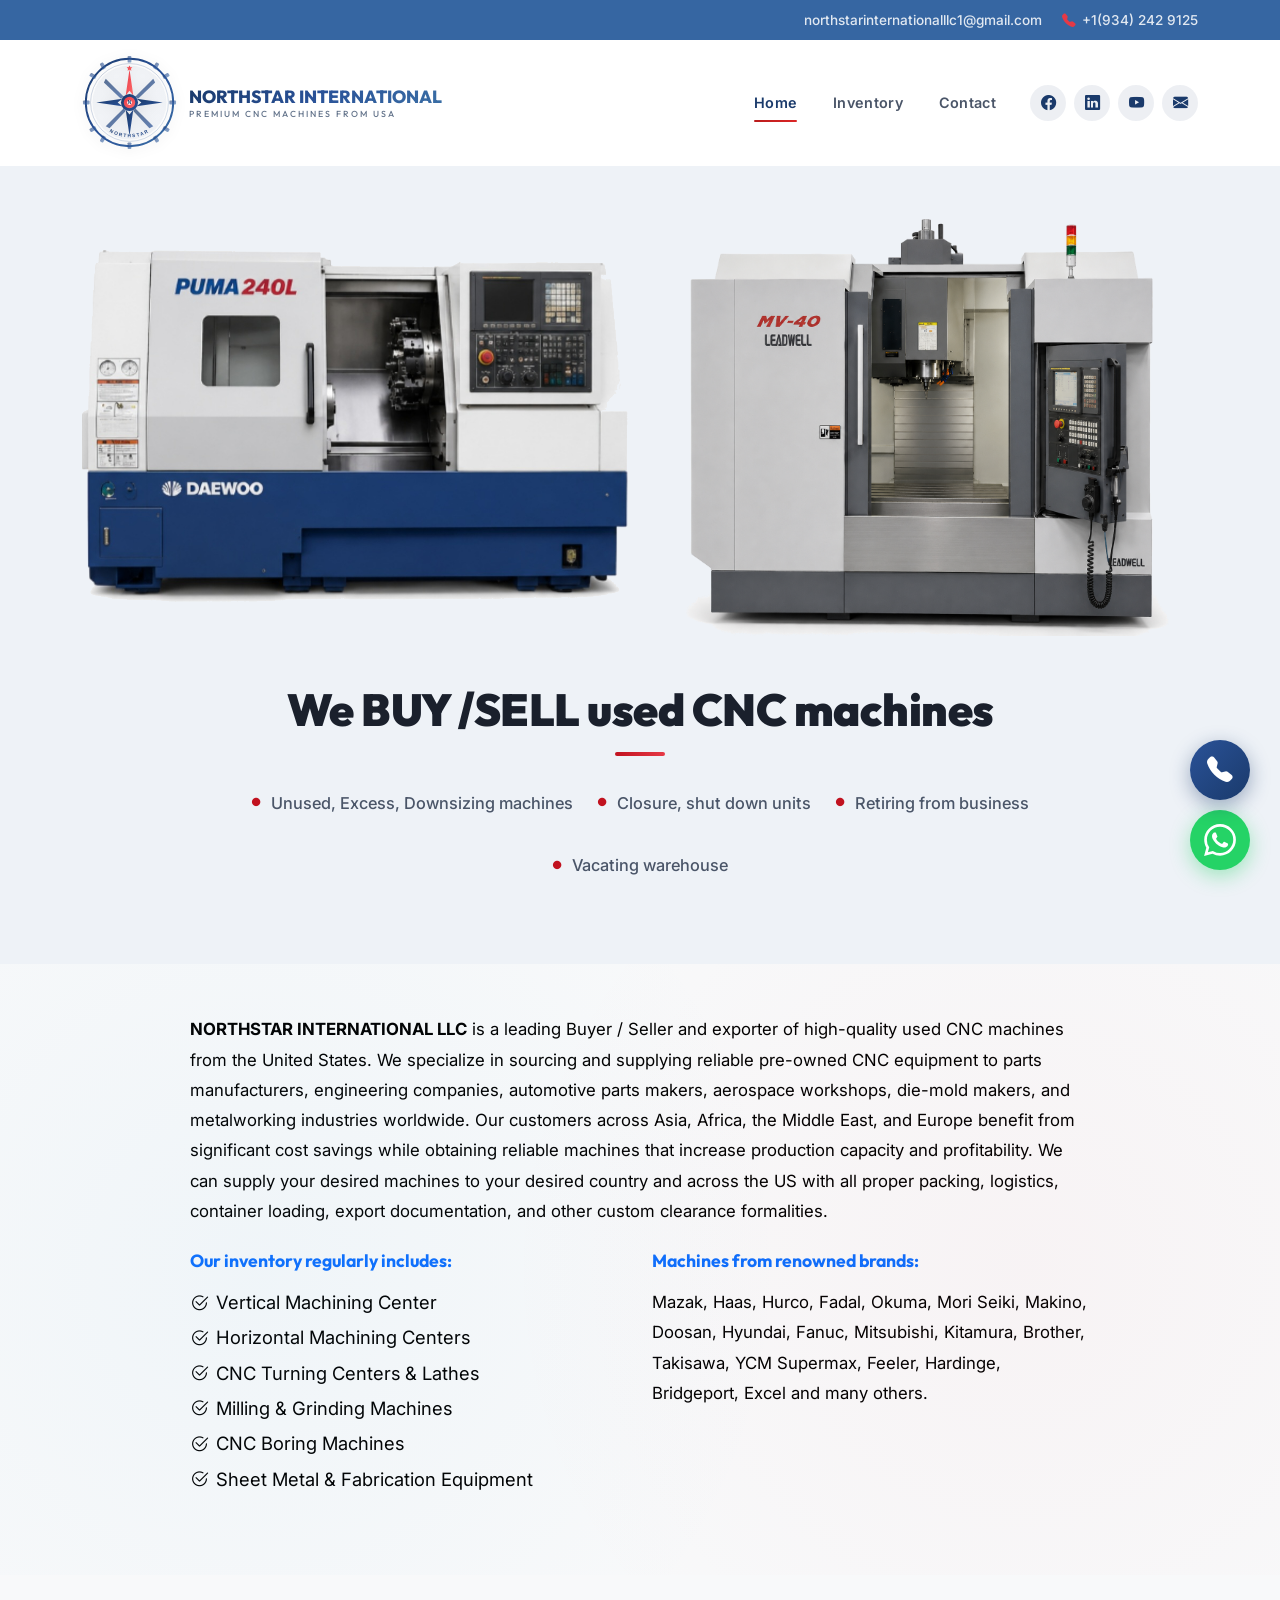
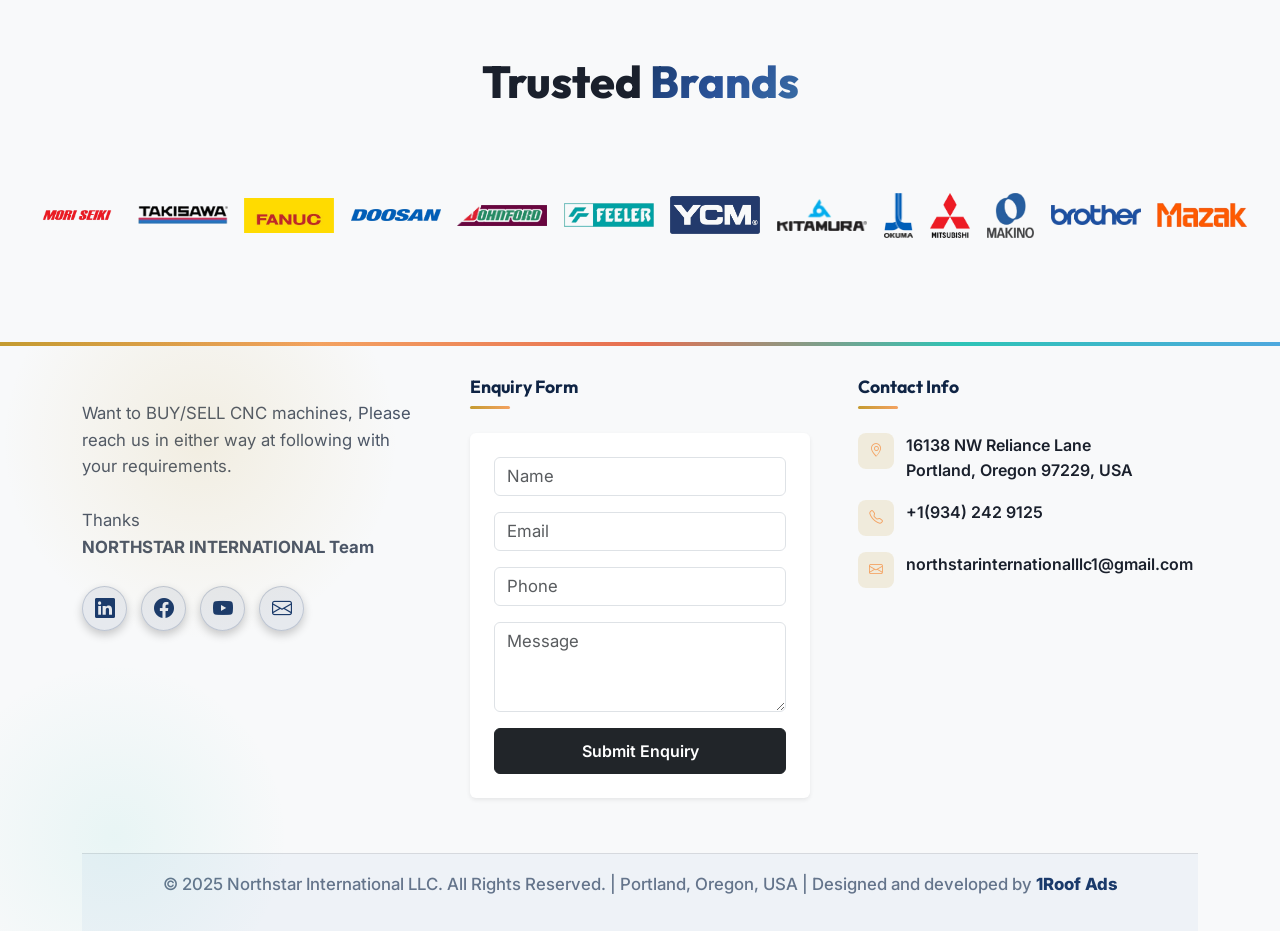
<file: index.html>
<!DOCTYPE html>
<html lang="en">

<head>
  <meta charset="UTF-8">
  <meta name="viewport" content="width=device-width, initial-scale=1.0">
  <meta name="description"
    content="Northstar International LLC - Leading seller and exporter of high-quality used CNC machines from the United States. VMC, HMC, Lathes, Milling, Grinding, EDM, and more.">
  <meta name="keywords"
    content="used CNC machines, CNC machining centers, CNC lathes, used machinery, industrial equipment, Mazak, Haas, Okuma, Mori Seiki, USA machinery export">
  <meta name="author" content="Northstar International LLC">
  <title>Northstar International LLC | Premium Used CNC Machines from USA</title>

  <!-- Preconnect for faster font loading -->
  <link rel="preconnect" href="https://fonts.googleapis.com">
  <link rel="preconnect" href="https://fonts.gstatic.com" crossorigin>
  <!-- Google Fonts (non-render-blocking) -->
  <link
    href="https://fonts.googleapis.com/css2?family=Inter:wght@300;400;500;600;700;800;900&family=Outfit:wght@300;400;500;600;700;800;900&display=swap"
    rel="stylesheet">

  <!-- Bootstrap 5.3 CSS -->
  <link href="https://cdn.jsdelivr.net/npm/bootstrap@5.3.3/dist/css/bootstrap.min.css" rel="stylesheet">
  <!-- Bootstrap Icons -->
  <link href="https://cdn.jsdelivr.net/npm/bootstrap-icons@1.11.3/font/bootstrap-icons.min.css" rel="stylesheet">
  <!-- Google Material Icons -->
  <link href="https://fonts.googleapis.com/icon?family=Material+Icons+Outlined" rel="stylesheet">
  <!-- Custom CSS -->
  <link href="css/style.css" rel="stylesheet">
  <!-- Favicon -->
  <link rel="icon" type="image/jpeg" href="pic/logo.jpg">
</head>

<body class="page-transition">

  <!-- Preloader -->
  <div id="preloader">
    <div class="preloader-spinner"></div>
  </div>

  <!-- Sticky Header -->
  <div class="sticky-header" id="stickyHeader">
    <!-- Top Contact Bar -->
    <div class="top-contact-bar" id="topBar">
      <div class="container">
        <div class="top-bar-inner">
          <a href="mailto:northstarinternationalllc1@gmail.com" class="top-bar-item">
            <!-- <i class="bi bi-envelope-fill"></i> -->
            <span>northstarinternationalllc1@gmail.com</span>
          </a>
          <a href="tel:+19342429125" class="top-bar-item">
            <i class="bi bi-telephone-fill"></i>
            <span>+1(934) 242 9125</span>
          </a>
        </div>
      </div>
    </div>

    <!-- Navbar -->
    <nav class="navbar navbar-expand-lg navbar-custom" id="mainNav">
      <div class="container">
        <a class="navbar-brand" href="index.html">
          <img src="img/logo.svg" alt="NorthStar International">
          <div class="brand-text">
            <span class="brand-name">NorthStar International</span>
            <span class="brand-tagline">Premium CNC Machines from USA</span>
          </div>
        </a>
        <button class="navbar-toggler" type="button" data-bs-toggle="collapse" data-bs-target="#navbarNav"
          aria-controls="navbarNav" aria-expanded="false" aria-label="Toggle navigation">
          <span class="navbar-toggler-icon"></span>
        </button>
        <div class="collapse navbar-collapse" id="navbarNav">
          <ul class="navbar-nav ms-auto align-items-lg-center">
            <li class="nav-item">
              <a class="nav-link" href="index.html">Home</a>
            </li>
            <!-- Desktop Inventory Link -->
            <li class="nav-item d-none d-lg-block">
              <a class="nav-link" href="inventory.html">Inventory</a>
            </li>
            <!-- Mobile Inventory Dropdown -->
            <li class="nav-item dropdown d-lg-none">
              <a class="nav-link dropdown-toggle" href="#" id="inventoryMobileDropdown" role="button"
                data-bs-toggle="dropdown" aria-expanded="false">
                Inventory
              </a>
              <ul class="dropdown-menu border-0 shadow-sm" aria-labelledby="inventoryMobileDropdown">
                <li><a class="dropdown-item" href="inventory.html?filter=all">All Machines</a></li>
                <li><a class="dropdown-item" href="inventory.html?filter=turning">CNC Turning Centers</a></li>
                <li><a class="dropdown-item" href="inventory.html?filter=vmc">Vertical Machining Centre VMC</a></li>
                <li><a class="dropdown-item" href="inventory.html?filter=hmc">Horizontal Machining Centres HMC</a></li>
                <li><a class="dropdown-item" href="inventory.html?filter=milling">Milling</a></li>
                <li><a class="dropdown-item" href="inventory.html?filter=grinding">Grinding</a></li>
                <li><a class="dropdown-item" href="inventory.html?filter=fabrication">Sheet Metal & Fabrication</a></li>
                <li><a class="dropdown-item" href="inventory.html?filter=other">Other Machines</a></li>
              </ul>
            </li>
            <li class="nav-item">
              <a class="nav-link" href="#footer">Contact</a>
            </li>
            <li class="nav-item ms-lg-3">
              <div class="nav-social-icons">
                <a href="#" aria-label="Facebook" class="nav-social-link"><i class="bi bi-facebook"></i></a>
                <a href="#" aria-label="LinkedIn" class="nav-social-link"><i class="bi bi-linkedin"></i></a>
                <a href="#" aria-label="YouTube" class="nav-social-link"><i class="bi bi-youtube"></i></a>
                <a href="mailto:northstarinternationalllc1@gmail.com" aria-label="Email" class="nav-social-link"><i
                    class="bi bi-envelope-fill"></i></a>
              </div>
            </li>
          </ul>
        </div>
      </div>
    </nav>
  </div>

  <!-- Hero Section -->
  <section class="hero-split-section" id="hero">
    <div class="container">
      <!-- Top: Images -->
      <div class="row g-4 align-items-center justify-content-center mb-5">
        <!-- Left Image -->
        <div class="col-10 col-sm-8 col-md-6 hero-split-image">
          <img src="img/Banner_img.png" alt="CNC Machines" class="img-fluid">
        </div>
        <!-- Right Image -->
        <div class="col-10 col-sm-8 col-md-6 hero-split-image">
          <img src="img/banner2-new.png" alt="CNC Machines" class="img-fluid">
        </div>
      </div>

      <!-- Bottom: Text -->
      <div class="row justify-content-center">
        <div class="col-lg-10 text-center">
          <h1 class="hero-simple-title mx-auto">
            We BUY /SELL used CNC machines
          </h1>
          <div class="hero-simple-divider mx-auto"></div>
          <ul
            class="hero-simple-list d-flex flex-column flex-md-row flex-wrap justify-content-center align-items-center gap-2 gap-md-4"
            style="margin-bottom: 30px;">
            <li><span class="hero-bullet">●</span> Unused, Excess, Downsizing machines</li>
            <li><span class="hero-bullet">●</span> Closure, shut down units</li>
            <li><span class="hero-bullet">●</span> Retiring from business</li>
            <li><span class="hero-bullet">●</span> Vacating warehouse</li>
          </ul>

        </div>
      </div>
    </div>
  </section>

  <!-- About Section -->
  <section class="about-section" id="about">
    <div class="container">
      <div class="row align-items-center g-5">
        <div class="col-lg-12 reveal-right">
          <div class="about-content text-center">
            <div class="about-text text-start mx-auto"
              style="max-width: 900px; font-size: 1.05rem; line-height: 1.7; color: #000;">
              <p class="mb-4">
                <strong>NORTHSTAR INTERNATIONAL LLC</strong> is a leading Buyer / Seller and exporter of high-quality
                used CNC machines from the United States. We specialize in sourcing and supplying reliable pre-owned CNC
                equipment to parts manufacturers, engineering companies, automotive parts makers, aerospace workshops,
                die-mold makers, and metalworking industries worldwide. Our customers across Asia, Africa, the Middle
                East, and Europe benefit from significant cost savings while obtaining reliable machines that increase
                production capacity and profitability. We can supply your desired machines to your desired country and
                across the US with all proper packing, logistics, container loading, export documentation, and other
                custom clearance formalities.
              </p>

              <div class="row g-4">
                <div class="col-md-6">
                  <h5 class="text-primary mb-3" style="font-weight: 700; font-size: 1.1rem;">Our inventory regularly
                    includes:</h5>
                  <ul class="mb-0" style="list-style: none; padding: 0;">
                    <li class="mb-1"><i class="bi bi-check2-circle text-accent me-2"></i>Vertical Machining Center</li>
                    <li class="mb-1"><i class="bi bi-check2-circle text-accent me-2"></i>Horizontal Machining Centers
                    </li>
                    <li class="mb-1"><i class="bi bi-check2-circle text-accent me-2"></i>CNC Turning Centers &amp;
                      Lathes</li>
                    <li class="mb-1"><i class="bi bi-check2-circle text-accent me-2"></i>Milling &amp; Grinding Machines
                    </li>
                    <li class="mb-1"><i class="bi bi-check2-circle text-accent me-2"></i>CNC Boring Machines</li>
                    <li class="mb-0"><i class="bi bi-check2-circle text-accent me-2"></i>Sheet Metal &amp; Fabrication
                      Equipment</li>
                  </ul>
                </div>
                <div class="col-md-6">
                  <h5 class="text-primary mb-3" style="font-weight: 700; font-size: 1.1rem;">Machines from renowned
                    brands:</h5>
                  <p class="mb-0" style="line-height: 1.8;">
                    Mazak, Haas, Hurco, Fadal, Okuma, Mori Seiki, Makino, Doosan, Hyundai, Fanuc, Mitsubishi, Kitamura,
                    Brother, Takisawa, YCM Supermax, Feeler, Hardinge, Bridgeport, Excel and many others.
                  </p>
                </div>
              </div>
            </div>
          </div>
        </div>
      </div>
    </div>
  </section>

  <!-- Brands Marquee -->
  <section class="brands-section" id="brands">
    <div class="container">
      <div class="section-header reveal">
        <h2 class="section-title">Trusted <span class="text-gradient">Brands</span></h2>
      </div>
    </div>
    <div class="brands-marquee-wrapper">
      <div class="brands-marquee">
        <img src="img/brands/1.png" alt="Trusted Brand 1" loading="lazy" class="brand-img-direct">
        <img src="img/brands/2.png" alt="Trusted Brand 2" loading="lazy" class="brand-img-direct">
        <img src="img/brands/3.png" alt="Trusted Brand 3" loading="lazy" class="brand-img-direct">
        <img src="img/brands/4.png" alt="Trusted Brand 4" loading="lazy" class="brand-img-direct">
        <img src="img/brands/5.png" alt="Trusted Brand 5" loading="lazy" class="brand-img-direct">
        <img src="img/brands/6.png" alt="Trusted Brand 6" loading="lazy" class="brand-img-direct">
        <img src="img/brands/7.png" alt="Trusted Brand 7" loading="lazy" class="brand-img-direct">
        <img src="img/brands/8.png" alt="Trusted Brand 8" loading="lazy" class="brand-img-direct">
        <img src="img/brands/9.png" alt="Trusted Brand 9" loading="lazy" class="brand-img-direct">
        <img src="img/brands/10.png" alt="Trusted Brand 10" loading="lazy" class="brand-img-direct">
        <img src="img/brands/11.png" alt="Trusted Brand 11" loading="lazy" class="brand-img-direct">
        <img src="img/brands/12.png" alt="Trusted Brand 12" loading="lazy" class="brand-img-direct">
        <img src="img/brands/14.png" alt="Trusted Brand 14" loading="lazy" class="brand-img-direct">
      </div>
    </div>
  </section>


  <!-- Footer -->
  <footer class="footer footer-colorful" id="footer">
    <div class="footer-top-accent"></div>
    <div class="container">
      <div class="row g-5">
        <!-- Section 1: Text -->
        <div class="col-lg-4 text-center text-lg-start mt-lg-5 pt-lg-4">
          <div style="font-size: 1.05rem; line-height: 1.6; color: var(--dark-gray, #333);">
            Want to BUY/SELL CNC machines, Please reach us in either way at following with your requirements.<br><br>
            Thanks<br>
            <strong>NORTHSTAR INTERNATIONAL Team</strong>
          </div>
          <div class="footer-social justify-content-center justify-content-lg-start mt-4">
            <a href="#" aria-label="LinkedIn"><i class="bi bi-linkedin"></i></a>
            <a href="#" aria-label="Facebook"><i class="bi bi-facebook"></i></a>
            <a href="#" aria-label="YouTube"><i class="bi bi-youtube"></i></a>
            <a href="mailto:northstarinternationalllc1@gmail.com" aria-label="Email"><i class="bi bi-envelope"></i></a>
          </div>
        </div>

        <!-- Section 2: Enquiry Form -->
        <div class="col-lg-4">
          <h5 class="mb-4 text-center text-lg-start">Enquiry Form</h5>
          <form action="#" method="post" class="footer-enquiry-form bg-white p-4 rounded shadow-sm">
            <div class="mb-3">
              <input type="text" class="form-control" placeholder="Name" required>
            </div>
            <div class="mb-3">
              <input type="email" class="form-control" placeholder="Email" required>
            </div>
            <div class="mb-3">
              <input type="tel" class="form-control" placeholder="Phone" required>
            </div>
            <div class="mb-3">
              <textarea class="form-control" rows="3" placeholder="Message" required></textarea>
            </div>
            <button type="submit" class="btn btn-dark w-100" style="padding: 10px; font-weight: 600;">Submit
              Enquiry</button>
          </form>
        </div>

        <!-- Section 3: Contact Info + Map -->
        <div class="col-lg-4">
          <h5 class="mb-4 text-center text-lg-start">Contact Info</h5>
          <div class="d-flex flex-column align-items-center align-items-lg-start">
            <div class="text-start">
              <div class="footer-contact-item">
                <div class="fci-icon"><i class="bi bi-geo-alt"></i></div>
                <div class="fci-text">16138 NW Reliance Lane<br>Portland, Oregon 97229, USA</div>
              </div>
              <div class="footer-contact-item mt-3">
                <div class="fci-icon"><i class="bi bi-telephone"></i></div>
                <div class="fci-text">
                  <a href="tel:+19342429125">+1(934) 242 9125</a>
                </div>
              </div>
              <div class="footer-contact-item mt-3">
                <div class="fci-icon"><i class="bi bi-envelope"></i></div>
                <div class="fci-text"><a
                    href="mailto:northstarinternationalllc1@gmail.com">northstarinternationalllc1@gmail.com</a>
                </div>
              </div>
            </div>
          </div>
          <div class="footer-map mt-4">
            <iframe
              src="https://www.google.com/maps/embed?pb=!1m18!1m12!1m3!1d2792.8368866164227!2d-122.84439058443831!3d45.57375177910237!2m3!1f0!2f0!3f0!3m2!1i1024!2i768!4f13.1!3m3!1m2!1s0x5495066db2c21961%3A0xc6c4f03c0d8924b8!2s16138%20NW%20Reliance%20Ln%2C%20Portland%2C%20OR%2097229%2C%20USA!5e0!3m2!1sen!2sin!4v1689260000000!5m2!1sen!2sin"
              width="100%" height="200" style="border:0; border-radius: 8px;" allowfullscreen="" loading="lazy"
              referrerpolicy="no-referrer-when-downgrade"></iframe>
          </div>
        </div>
      </div>
      <div class="footer-bottom">
        <p>&copy; 2025 Northstar International LLC. All Rights Reserved. | Portland, Oregon, USA | Designed and
          developed by <a href="https://1roofads.com" target="_blank" rel="noopener noreferrer">1Roof Ads</a></p>
      </div>
    </div>
  </footer>

  <!-- Scroll to Top -->
  <button class="scroll-top" id="scrollTop" aria-label="Scroll to top">
    <i class="bi bi-arrow-up"></i>
  </button>

  <!-- WhatsApp Floating Button -->
  <a href="https://wa.me/19342429125" target="_blank" rel="noopener noreferrer" class="whatsapp-float"
    aria-label="Chat on WhatsApp">
    <svg xmlns="http://www.w3.org/2000/svg" width="32" height="32" viewBox="0 0 24 24" fill="white">
      <path
        d="M17.472 14.382c-.297-.149-1.758-.867-2.03-.967-.273-.099-.471-.148-.67.15-.197.297-.767.966-.94 1.164-.173.199-.347.223-.644.075-.297-.15-1.255-.463-2.39-1.475-.883-.788-1.48-1.761-1.653-2.059-.173-.297-.018-.458.13-.606.134-.133.298-.347.446-.52.149-.174.198-.298.298-.497.099-.198.05-.371-.025-.52-.075-.149-.669-1.612-.916-2.207-.242-.579-.487-.5-.669-.51-.173-.008-.371-.01-.57-.01-.198 0-.52.074-.792.372-.272.297-1.04 1.016-1.04 2.479 0 1.462 1.065 2.875 1.213 3.074.149.198 2.096 3.2 5.077 4.487.709.306 1.262.489 1.694.625.712.227 1.36.195 1.871.118.571-.085 1.758-.719 2.006-1.413.248-.694.248-1.289.173-1.413-.074-.124-.272-.198-.57-.347m-5.421 7.403h-.004a9.87 9.87 0 01-5.031-1.378l-.361-.214-3.741.982.998-3.648-.235-.374a9.86 9.86 0 01-1.51-5.26c.001-5.45 4.436-9.884 9.888-9.884 2.64 0 5.122 1.03 6.988 2.898a9.825 9.825 0 012.893 6.994c-.003 5.45-4.437 9.884-9.885 9.884m8.413-18.297A11.815 11.815 0 0012.05 0C5.495 0 .16 5.335.157 11.892c0 2.096.547 4.142 1.588 5.945L.057 24l6.305-1.654a11.882 11.882 0 005.683 1.448h.005c6.554 0 11.89-5.335 11.893-11.893a11.821 11.821 0 00-3.48-8.413z" />
    </svg>
  </a>

  <!-- Call Floating Button -->
  <div class="call-float-wrapper" id="callFloatWrapper">
    <div class="call-float-popup">
      <div class="call-float-popup-title"><i class="bi bi-telephone-fill me-1"></i> Call Us Now</div>
      <a href="tel:+19342429125">
        <span class="call-popup-icon"><i class="bi bi-telephone-fill"></i></span>
        <span class="call-popup-info">
          <span class="call-popup-label">Phone</span>
          <span class="call-popup-number">+1(934) 242 9125</span>
        </span>
      </a>
    </div>
    <button class="call-float" aria-label="Call Us" onclick="this.parentElement.classList.toggle('active')">
      <i class="bi bi-telephone-fill"></i>
    </button>
  </div>

  <!-- Bootstrap 5.3 JS -->
  <script src="https://cdn.jsdelivr.net/npm/bootstrap@5.3.3/dist/js/bootstrap.bundle.min.js"></script>
  <!-- Custom JS -->
  <script src="js/main.js"></script>
</body>

</html>
</file>
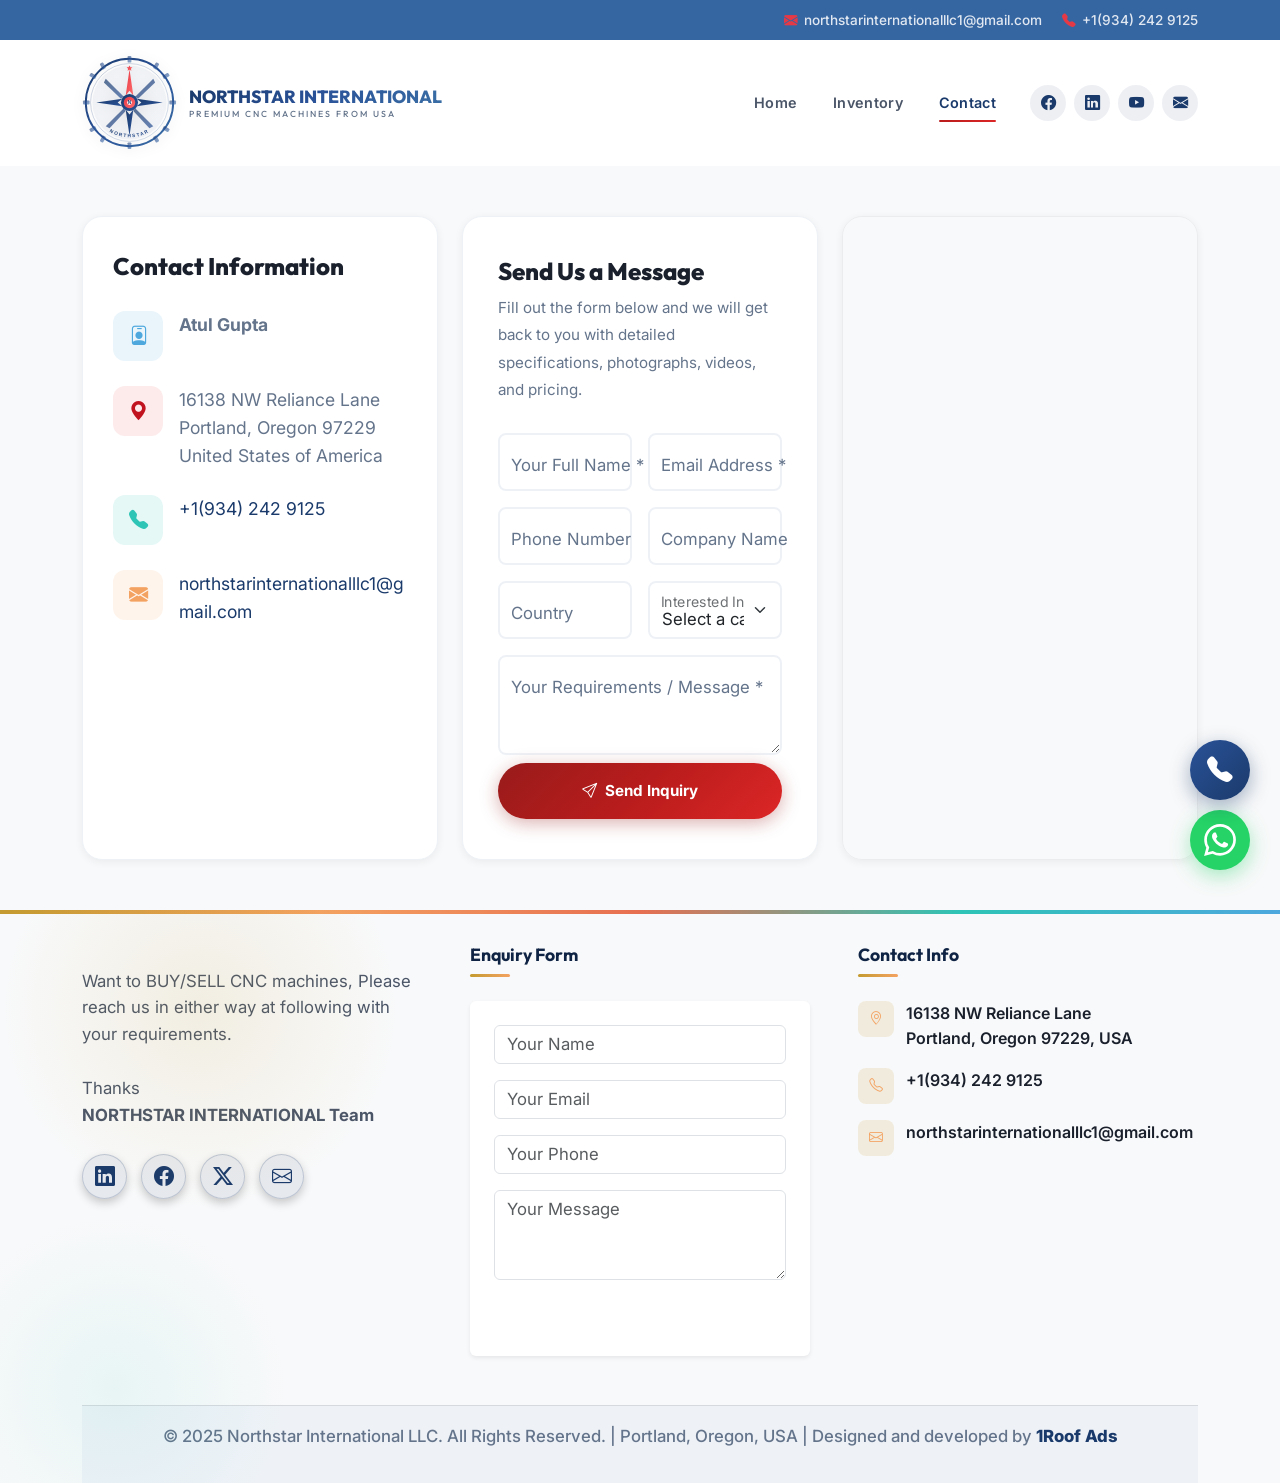
<file: contact.html>
<!DOCTYPE html>
<html lang="en">

<head>
  <meta charset="UTF-8">
  <meta name="viewport" content="width=device-width, initial-scale=1.0">
  <meta name="description"
    content="Contact Northstar International LLC for used CNC machine inquiries, pricing, inventory lists, and custom sourcing requests. Located in Portland, Oregon, USA.">
  <meta name="keywords"
    content="contact Northstar International, CNC machine inquiry, used machinery quote, Portland Oregon CNC dealer">
  <meta name="author" content="Northstar International LLC">
  <title>Contact Us | Northstar International LLC</title>

  <!-- Preconnect for faster font loading -->
  <link rel="preconnect" href="https://fonts.googleapis.com">
  <link rel="preconnect" href="https://fonts.gstatic.com" crossorigin>
  <!-- Google Fonts (non-render-blocking) -->
  <link
    href="https://fonts.googleapis.com/css2?family=Inter:wght@300;400;500;600;700;800;900&family=Outfit:wght@300;400;500;600;700;800;900&display=swap"
    rel="stylesheet">

  <!-- Bootstrap 5.3 CSS -->
  <link href="https://cdn.jsdelivr.net/npm/bootstrap@5.3.3/dist/css/bootstrap.min.css" rel="stylesheet">
  <!-- Bootstrap Icons -->
  <link href="https://cdn.jsdelivr.net/npm/bootstrap-icons@1.11.3/font/bootstrap-icons.min.css" rel="stylesheet">
  <!-- Google Material Icons -->
  <link href="https://fonts.googleapis.com/icon?family=Material+Icons+Outlined" rel="stylesheet">
  <!-- Custom CSS -->
  <link href="css/style.css" rel="stylesheet">
  <!-- Favicon -->
  <link rel="icon" type="image/jpeg" href="pic/logo.jpg">
</head>

<body class="page-transition">

  <!-- Preloader -->
  <div id="preloader">
    <div class="preloader-spinner"></div>
  </div>

  <!-- Sticky Header -->
  <div class="sticky-header" id="stickyHeader">
    <!-- Top Contact Bar -->
    <div class="top-contact-bar" id="topBar">
      <div class="container">
        <div class="top-bar-inner">
          <a href="mailto:northstarinternationalllc1@gmail.com" class="top-bar-item">
            <i class="bi bi-envelope-fill"></i>
            <span>northstarinternationalllc1@gmail.com</span>
          </a>
          <a href="tel:+19342429125" class="top-bar-item">
            <i class="bi bi-telephone-fill"></i>
            <span>+1(934) 242 9125</span>
          </a>
        </div>
      </div>
    </div>

    <!-- Navbar -->
    <nav class="navbar navbar-expand-lg navbar-custom" id="mainNav">
      <div class="container">
        <a class="navbar-brand" href="index.html">
          <img src="img/logo.svg" alt="NorthStar International">
          <div class="brand-text">
            <span class="brand-name">NorthStar International</span>
            <span class="brand-tagline">Premium CNC Machines from USA</span>
          </div>
        </a>
        <button class="navbar-toggler" type="button" data-bs-toggle="collapse" data-bs-target="#navbarNav"
          aria-controls="navbarNav" aria-expanded="false" aria-label="Toggle navigation">
          <span class="navbar-toggler-icon"></span>
        </button>
        <div class="collapse navbar-collapse" id="navbarNav">
          <ul class="navbar-nav ms-auto align-items-lg-center">
            <li class="nav-item">
              <a class="nav-link" href="index.html">Home</a>
            </li>
            <!-- Desktop Inventory Link -->
            <li class="nav-item d-none d-lg-block">
              <a class="nav-link" href="inventory.html">Inventory</a>
            </li>
            <!-- Mobile Inventory Dropdown -->
            <li class="nav-item dropdown d-lg-none">
              <a class="nav-link dropdown-toggle" href="#" id="inventoryMobileDropdown" role="button"
                data-bs-toggle="dropdown" aria-expanded="false">
                Inventory
              </a>
              <ul class="dropdown-menu border-0 shadow-sm" aria-labelledby="inventoryMobileDropdown">
                <li><a class="dropdown-item" href="inventory.html?filter=all">All Machines</a></li>
                <li><a class="dropdown-item" href="inventory.html?filter=turning">CNC Turning Centers</a></li>
                <li><a class="dropdown-item" href="inventory.html?filter=vmc">Vertical Machining Centre VMC</a></li>
                <li><a class="dropdown-item" href="inventory.html?filter=hmc">Horizontal Machining Centres HMC</a></li>
                <li><a class="dropdown-item" href="inventory.html?filter=milling">Milling</a></li>
                <li><a class="dropdown-item" href="inventory.html?filter=grinding">Grinding</a></li>
                <li><a class="dropdown-item" href="inventory.html?filter=fabrication">Sheet Metal & Fabrication</a></li>
                <li><a class="dropdown-item" href="inventory.html?filter=other">Other Machines</a></li>
              </ul>
            </li>
            <li class="nav-item">
              <a class="nav-link active" href="contact.html">Contact</a>
            </li>
            <li class="nav-item ms-lg-3">
              <div class="nav-social-icons">
                <a href="#" aria-label="Facebook" class="nav-social-link"><i class="bi bi-facebook"></i></a>
                <a href="#" aria-label="LinkedIn" class="nav-social-link"><i class="bi bi-linkedin"></i></a>
                <a href="#" aria-label="YouTube" class="nav-social-link"><i class="bi bi-youtube"></i></a>
                <a href="mailto:northstarinternationalllc1@gmail.com" aria-label="Email" class="nav-social-link"><i
                    class="bi bi-envelope-fill"></i></a>
              </div>
            </li>
          </ul>
        </div>
      </div>
    </nav>
  </div>

  <!-- Contact Section -->
  <section class="contact-section">
    <div class="container">
      <div class="row g-4">

        <!-- Contact Info -->
        <div class="col-lg-4 col-md-12 reveal-left">
          <div class="contact-info-card" style="height: 100%;">
            <h3
              style="font-family: var(--font-heading); font-weight: 800; font-size: 1.5rem; margin-bottom: 30px; color: var(--text);">
              Contact Information
            </h3>

            <div class="contact-info-item">
              <div class="cii-icon blue"><i class="bi bi-person-badge"></i></div>
              <div>
                <p class="mb-0"><strong>Atul Gupta</strong></p>
              </div>
            </div>

            <div class="contact-info-item">
              <div class="cii-icon red"><i class="bi bi-geo-alt-fill"></i></div>
              <div>
                <p class="mb-0">16138 NW Reliance Lane<br>Portland, Oregon 97229<br>United States of America</p>
              </div>
            </div>

            <div class="contact-info-item">
              <div class="cii-icon green"><i class="bi bi-telephone-fill"></i></div>
              <div>
                <p class="mb-0">
                  <a href="tel:+19342429125">+1(934) 242 9125</a>
                </p>
              </div>
            </div>

            <div class="contact-info-item" style="margin-bottom: 0;">
              <div class="cii-icon gold"><i class="bi bi-envelope-fill"></i></div>
              <div>
                <p class="mb-0"><a
                    href="mailto:northstarinternationalllc1@gmail.com">northstarinternationalllc1@gmail.com</a></p>
              </div>
            </div>
          </div>
        </div>

        <!-- Contact Form -->
        <div class="col-lg-4 col-md-12 reveal-up">
          <div class="contact-form-card" style="height: 100%; display: flex; flex-direction: column;">
            <h3
              style="font-family: var(--font-heading); font-weight: 800; font-size: 1.5rem; margin-bottom: 8px; color: var(--text);">
              Send Us a Message
            </h3>
            <p style="color: var(--text-light); font-size: 0.95rem; margin-bottom: 30px;">
              Fill out the form below and we will get back to you with detailed specifications, photographs, videos, and
              pricing.
            </p>

            <form id="contactForm" style="flex-grow: 1; display: flex; flex-direction: column;">
              <div class="row g-3" style="flex-grow: 1;">
                <div class="col-md-6">
                  <div class="form-floating">
                    <input type="text" class="form-control" id="contactName" name="name" placeholder="Your Full Name"
                      required>
                    <label for="contactName">Your Full Name *</label>
                  </div>
                </div>
                <div class="col-md-6">
                  <div class="form-floating">
                    <input type="email" class="form-control" id="contactEmail" name="email" placeholder="Email Address"
                      required>
                    <label for="contactEmail">Email Address *</label>
                  </div>
                </div>
                <div class="col-md-6">
                  <div class="form-floating">
                    <input type="tel" class="form-control" id="contactPhone" name="phone" placeholder="Phone Number">
                    <label for="contactPhone">Phone Number</label>
                  </div>
                </div>
                <div class="col-md-6">
                  <div class="form-floating">
                    <input type="text" class="form-control" id="contactCompany" name="company"
                      placeholder="Company Name">
                    <label for="contactCompany">Company Name</label>
                  </div>
                </div>
                <div class="col-md-6">
                  <div class="form-floating">
                    <input type="text" class="form-control" id="contactCountry" name="country" placeholder="Country">
                    <label for="contactCountry">Country</label>
                  </div>
                </div>
                <div class="col-md-6">
                  <div class="form-floating">
                    <select class="form-select" id="contactInterest" name="interest">
                      <option value="" selected>Select a category</option>
                      <option value="VMC">CNC VMC</option>
                      <option value="HMC">CNC HMC</option>
                      <option value="Lathe">CNC Lathes</option>
                      <option value="Milling">CNC Milling</option>
                      <option value="Grinding">CNC Grinding</option>
                      <option value="EDM">CNC EDM</option>
                      <option value="Boring">CNC Boring</option>
                      <option value="Sheet Metal">Sheet Metal</option>
                      <option value="Robots">Robots</option>
                      <option value="Other">Other</option>
                    </select>
                    <label for="contactInterest">Interested In</label>
                  </div>
                </div>
                <div class="col-12" style="display: flex; flex-direction: column;">
                  <div class="form-floating" style="flex-grow: 1;">
                    <textarea class="form-control" id="contactMessage" name="message" placeholder="Your Message"
                      style="height: 100%; min-height: 100px;" required></textarea>
                    <label for="contactMessage">Your Requirements / Message *</label>
                  </div>
                </div>
                <div class="col-12 mt-auto pt-2">
                  <button type="submit" class="btn-primary-custom w-100 justify-content-center" style="padding: 14px;">
                    <i class="bi bi-send"></i> Send Inquiry
                  </button>
                </div>
              </div>
            </form>
          </div>
        </div>

        <!-- Map Section inline -->
        <div class="col-lg-4 col-md-12 reveal-right">
          <div class="map-wrapper"
            style="height: 100%; min-height: 400px; border-radius: var(--radius-lg); overflow: hidden; box-shadow: var(--shadow-sm); border: 1px solid rgba(0,0,0,0.05);">
            <iframe
              src="https://www.google.com/maps/embed?pb=!1m18!1m12!1m3!1d2791.3867!2d-122.8!3d45.55!2m3!1f0!2f0!3f0!3m2!1i1024!2i768!4f13.1!3m3!1m2!1s0x0%3A0x0!2zNDXCsDMzJzAwLjAiTiAxMjLCsDQ4JzAwLjAiVw!5e0!3m2!1sen!2sus!4v1!5m2!1sen!2sus"
              allowfullscreen="" loading="lazy" referrerpolicy="no-referrer-when-downgrade"
              title="Northstar International LLC Location - Portland, Oregon"
              style="width: 100%; height: 100%; border: 0;">
            </iframe>
          </div>
        </div>

      </div>
    </div>
  </section>

  <!-- Footer -->
  <footer class="footer footer-colorful">
    <div class="footer-top-accent"></div>
    <div class="container">
      <div class="row g-5">
        <!-- Section 1: Text -->
        <div class="col-lg-4 text-center text-lg-start mt-lg-5 pt-lg-4">
          <div style="font-size: 1.05rem; line-height: 1.6; color: var(--dark-gray, #333);">
            Want to BUY/SELL CNC machines, Please reach us in either way at following with your requirements.<br><br>
            Thanks<br>
            <strong>NORTHSTAR INTERNATIONAL Team</strong>
          </div>
          <div class="footer-social justify-content-center justify-content-lg-start mt-4">
            <a href="#" aria-label="LinkedIn"><i class="bi bi-linkedin"></i></a>
            <a href="#" aria-label="Facebook"><i class="bi bi-facebook"></i></a>
            <a href="#" aria-label="Twitter"><i class="bi bi-twitter-x"></i></a>
            <a href="mailto:northstarinternationalllc1@gmail.com" aria-label="Email"><i class="bi bi-envelope"></i></a>
          </div>
        </div>

        <!-- Section 2: Enquiry Form -->
        <div class="col-lg-4">
          <h5 class="mb-4 text-center text-lg-start">Enquiry Form</h5>
          <form action="#" method="post" class="footer-enquiry-form bg-white p-4 rounded shadow-sm">
            <div class="mb-3">
              <input type="text" class="form-control" placeholder="Your Name" required>
            </div>
            <div class="mb-3">
              <input type="email" class="form-control" placeholder="Your Email" required>
            </div>
            <div class="mb-3">
              <input type="tel" class="form-control" placeholder="Your Phone" required>
            </div>
            <div class="mb-3">
              <textarea class="form-control" rows="3" placeholder="Your Message" required></textarea>
            </div>
            <button type="submit" class="btn btn-primary w-100"
              style="background-color: var(--accent-color); border: none;">Submit</button>
          </form>
        </div>

        <!-- Section 3: Contact Info + Map -->
        <div class="col-lg-4">
          <h5 class="mb-4 text-center text-lg-start">Contact Info</h5>
          <div class="footer-contact-item justify-content-center justify-content-lg-start">
            <div class="fci-icon"><i class="bi bi-geo-alt"></i></div>
            <div class="fci-text">16138 NW Reliance Lane<br>Portland, Oregon 97229, USA</div>
          </div>
          <div class="footer-contact-item justify-content-center justify-content-lg-start mt-3">
            <div class="fci-icon"><i class="bi bi-telephone"></i></div>
            <div class="fci-text">
              <a href="tel:+19342429125">+1(934) 242 9125</a>
            </div>
          </div>
          <div class="footer-contact-item justify-content-center justify-content-lg-start mt-3">
            <div class="fci-icon"><i class="bi bi-envelope"></i></div>
            <div class="fci-text"><a
                href="mailto:northstarinternationalllc1@gmail.com">northstarinternationalllc1@gmail.com</a></div>
          </div>
          <div class="footer-map mt-4">
            <iframe
              src="https://www.google.com/maps/embed?pb=!1m18!1m12!1m3!1d2792.8368866164227!2d-122.84439058443831!3d45.57375177910237!2m3!1f0!2f0!3f0!3m2!1i1024!2i768!4f13.1!3m3!1m2!1s0x5495066db2c21961%3A0xc6c4f03c0d8924b8!2s16138%20NW%20Reliance%20Ln%2C%20Portland%2C%20OR%2097229%2C%20USA!5e0!3m2!1sen!2sin!4v1689260000000!5m2!1sen!2sin"
              width="100%" height="200" style="border:0; border-radius: 8px;" allowfullscreen="" loading="lazy"
              referrerpolicy="no-referrer-when-downgrade"></iframe>
          </div>
        </div>
      </div>
      <div class="footer-bottom">
        <p>&copy; 2025 Northstar International LLC. All Rights Reserved. | Portland, Oregon, USA | Designed and
          developed by <a href="https://1roofads.com" target="_blank" rel="noopener noreferrer">1Roof Ads</a></p>
      </div>
    </div>
  </footer>

  <!-- Scroll to Top -->
  <button class="scroll-top" id="scrollTop" aria-label="Scroll to top">
    <i class="bi bi-arrow-up"></i>
  </button>

  <!-- WhatsApp Floating Button -->
  <a href="https://wa.me/19342429125" target="_blank" rel="noopener noreferrer" class="whatsapp-float"
    aria-label="Chat on WhatsApp">
    <svg xmlns="http://www.w3.org/2000/svg" width="32" height="32" viewBox="0 0 24 24" fill="white">
      <path
        d="M17.472 14.382c-.297-.149-1.758-.867-2.03-.967-.273-.099-.471-.148-.67.15-.197.297-.767.966-.94 1.164-.173.199-.347.223-.644.075-.297-.15-1.255-.463-2.39-1.475-.883-.788-1.48-1.761-1.653-2.059-.173-.297-.018-.458.13-.606.134-.133.298-.347.446-.52.149-.174.198-.298.298-.497.099-.198.05-.371-.025-.52-.075-.149-.669-1.612-.916-2.207-.242-.579-.487-.5-.669-.51-.173-.008-.371-.01-.57-.01-.198 0-.52.074-.792.372-.272.297-1.04 1.016-1.04 2.479 0 1.462 1.065 2.875 1.213 3.074.149.198 2.096 3.2 5.077 4.487.709.306 1.262.489 1.694.625.712.227 1.36.195 1.871.118.571-.085 1.758-.719 2.006-1.413.248-.694.248-1.289.173-1.413-.074-.124-.272-.198-.57-.347m-5.421 7.403h-.004a9.87 9.87 0 01-5.031-1.378l-.361-.214-3.741.982.998-3.648-.235-.374a9.86 9.86 0 01-1.51-5.26c.001-5.45 4.436-9.884 9.888-9.884 2.64 0 5.122 1.03 6.988 2.898a9.825 9.825 0 012.893 6.994c-.003 5.45-4.437 9.884-9.885 9.884m8.413-18.297A11.815 11.815 0 0012.05 0C5.495 0 .16 5.335.157 11.892c0 2.096.547 4.142 1.588 5.945L.057 24l6.305-1.654a11.882 11.882 0 005.683 1.448h.005c6.554 0 11.89-5.335 11.893-11.893a11.821 11.821 0 00-3.48-8.413z" />
    </svg>
  </a>

  <!-- Call Floating Button -->
  <div class="call-float-wrapper" id="callFloatWrapper">
    <div class="call-float-popup">
      <div class="call-float-popup-title"><i class="bi bi-telephone-fill me-1"></i> Call Us Now</div>
      <a href="tel:+19342429125">
        <span class="call-popup-icon"><i class="bi bi-telephone-fill"></i></span>
        <span class="call-popup-info">
          <span class="call-popup-label">Phone</span>
          <span class="call-popup-number">+1(934) 242 9125</span>
        </span>
      </a>
    </div>
    <button class="call-float" aria-label="Call Us" onclick="this.parentElement.classList.toggle('active')">
      <i class="bi bi-telephone-fill"></i>
    </button>
  </div>

  <!-- Bootstrap 5.3 JS -->
  <script src="https://cdn.jsdelivr.net/npm/bootstrap@5.3.3/dist/js/bootstrap.bundle.min.js"></script>
  <!-- Custom JS -->
  <script src="js/main.js"></script>
</body>

</html>
</file>
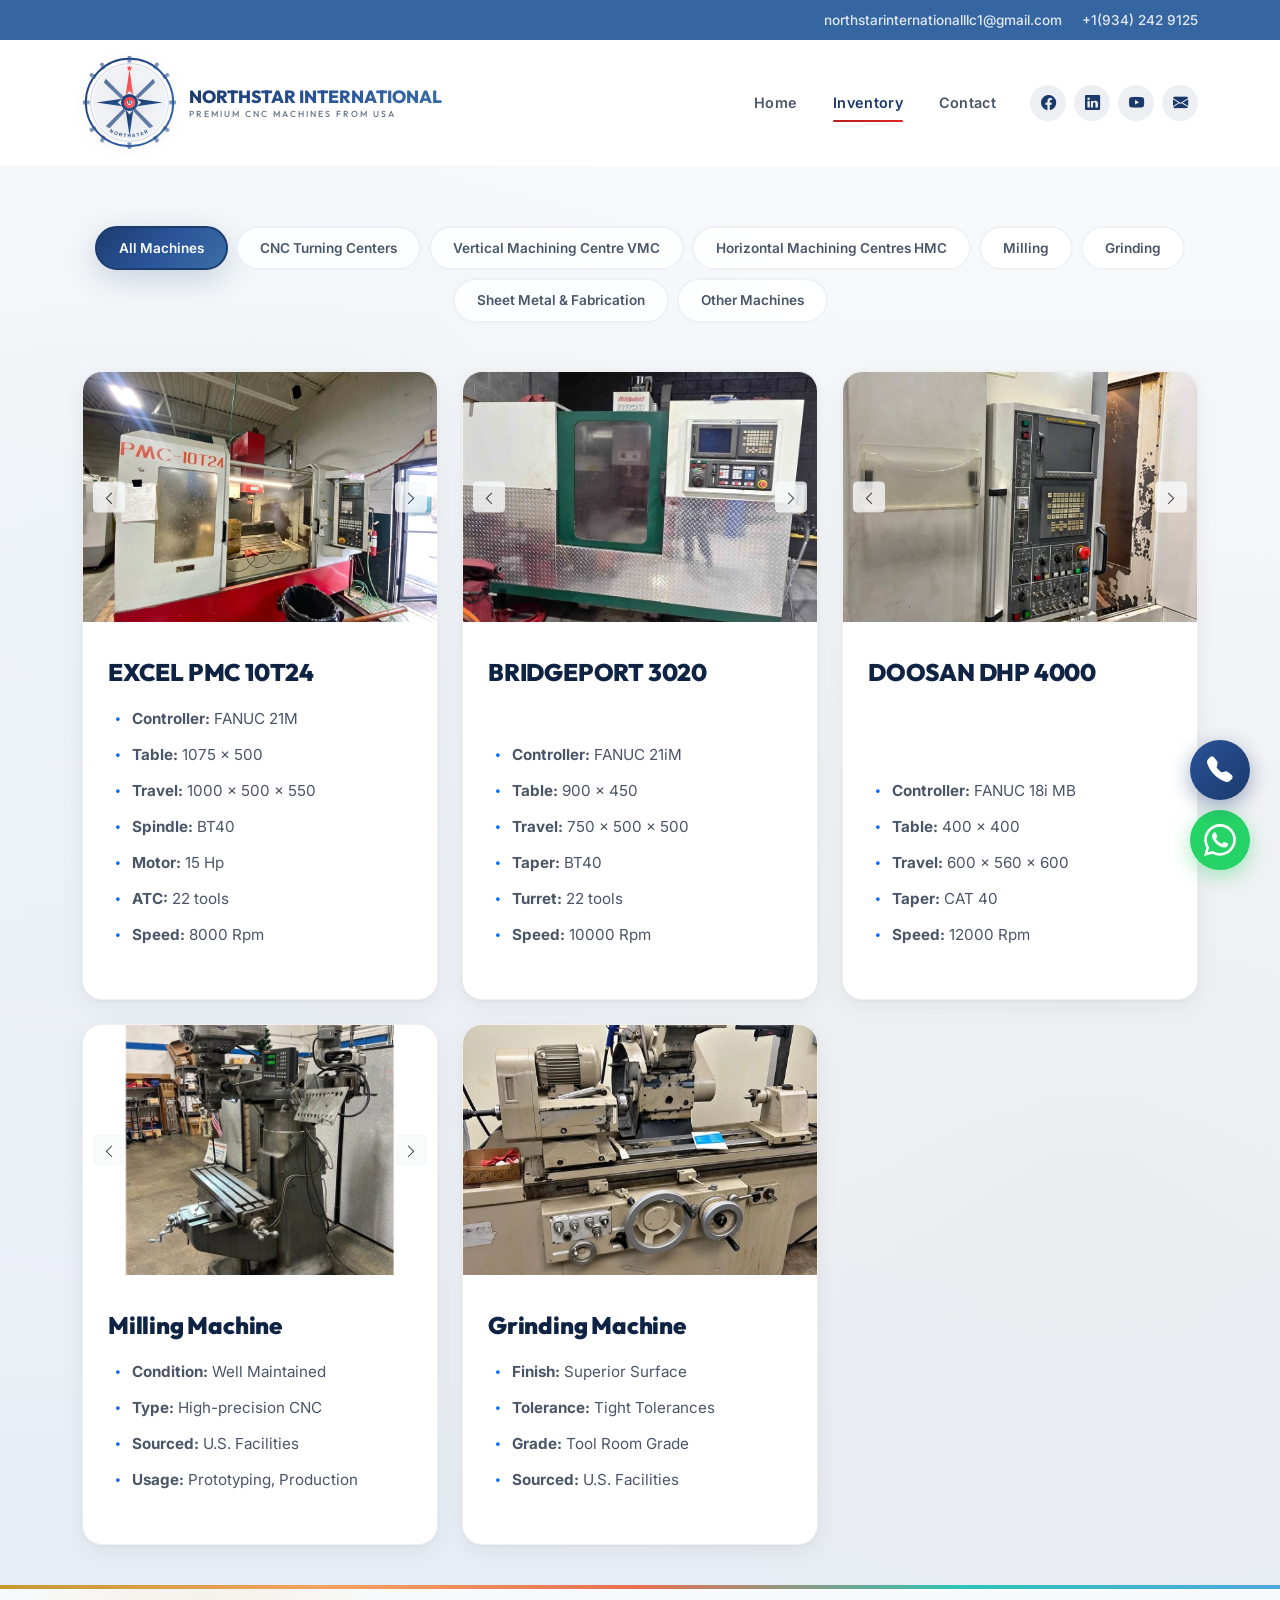
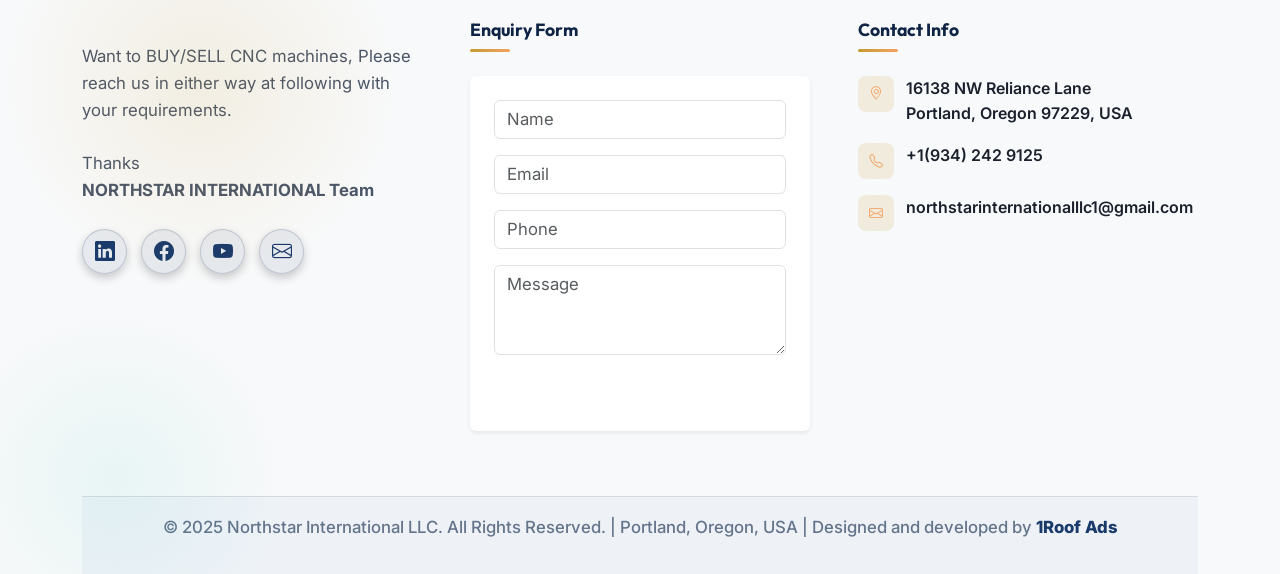
<file: inventory.html>
<!DOCTYPE html>
<html lang="en">

<head>
  <meta charset="UTF-8">
  <meta name="viewport" content="width=device-width, initial-scale=1.0">
  <meta name="description"
    content="Browse our current inventory of premium used CNC machines — VMC, HMC, Milling, and Grinding machines with full specifications. EXCEL PMC 10T24, Bridgeport 3020, Doosan DHP 4000 and more.">
  <meta name="keywords"
    content="used CNC inventory, EXCEL PMC 10T24, Bridgeport 3020, Doosan DHP 4000, CNC VMC for sale, used milling machine, used grinding machine">
  <meta name="author" content="Northstar International LLC">
  <title>Our Inventory | Northstar International LLC</title>

  <!-- Preconnect for faster font loading -->
  <link rel="preconnect" href="https://fonts.googleapis.com">
  <link rel="preconnect" href="https://fonts.gstatic.com" crossorigin>
  <!-- Google Fonts (non-render-blocking) -->
  <link
    href="https://fonts.googleapis.com/css2?family=Inter:wght@300;400;500;600;700;800;900&family=Outfit:wght@300;400;500;600;700;800;900&display=swap"
    rel="stylesheet">

  <!-- Bootstrap 5.3 CSS -->
  <link href="https://cdn.jsdelivr.net/npm/bootstrap@5.3.3/dist/css/bootstrap.min.css" rel="stylesheet">
  <!-- Bootstrap Icons -->
  <link href="https://cdn.jsdelivr.net/npm/bootstrap-icons@1.11.3/font/bootstrap-icons.min.css" rel="stylesheet">
  <!-- Google Material Icons -->
  <link href="https://fonts.googleapis.com/icon?family=Material+Icons+Outlined" rel="stylesheet">
  <!-- Custom CSS -->
  <link href="css/style.css" rel="stylesheet">
  <!-- Favicon -->
  <link rel="icon" type="image/jpeg" href="pic/logo.jpg">
</head>

<body class="page-transition">

  <!-- Preloader -->
  <div id="preloader">
    <div class="preloader-spinner"></div>
  </div>

  <!-- Sticky Header -->
  <div class="sticky-header" id="stickyHeader">
    <!-- Top Contact Bar -->
    <div class="top-contact-bar" id="topBar">
      <div class="container">
        <div class="top-bar-inner">
          <a href="mailto:northstarinternationalllc1@gmail.com" class="top-bar-item">
            <!-- <i class="bi bi-envelope-fill"></i> -->
            <span>northstarinternationalllc1@gmail.com</span>
          </a>

          <a href="tel:+19342429125" class="top-bar-item">
            <!-- <i class="bi bi-telephone-fill"></i> -->
            <span>+1(934) 242 9125</span>
          </a>
        </div>
      </div>
    </div>

    <!-- Navbar -->
    <nav class="navbar navbar-expand-lg navbar-custom" id="mainNav">
      <div class="container">
        <a class="navbar-brand" href="index.html">
          <img src="img/logo.svg" alt="NorthStar International">
          <div class="brand-text">
            <span class="brand-name">NorthStar International</span>
            <span class="brand-tagline">Premium CNC Machines from USA</span>
          </div>
        </a>
        <button class="navbar-toggler" type="button" data-bs-toggle="collapse" data-bs-target="#navbarNav"
          aria-controls="navbarNav" aria-expanded="false" aria-label="Toggle navigation">
          <span class="navbar-toggler-icon"></span>
        </button>
        <div class="collapse navbar-collapse" id="navbarNav">
          <ul class="navbar-nav ms-auto align-items-lg-center">
            <li class="nav-item">
              <a class="nav-link" href="index.html">Home</a>
            </li>
            <!-- Desktop Inventory Link -->
            <li class="nav-item d-none d-lg-block">
              <a class="nav-link active" href="inventory.html">Inventory</a>
            </li>
            <!-- Mobile Inventory Dropdown -->
            <li class="nav-item dropdown d-lg-none">
              <a class="nav-link active dropdown-toggle" href="#" id="inventoryMobileDropdown" role="button"
                data-bs-toggle="dropdown" aria-expanded="false">
                Inventory
              </a>
              <ul class="dropdown-menu border-0 shadow-sm" aria-labelledby="inventoryMobileDropdown">
                <li><a class="dropdown-item" href="inventory.html?filter=all">All Machines</a></li>
                <li><a class="dropdown-item" href="inventory.html?filter=turning">CNC Turning Centers</a></li>
                <li><a class="dropdown-item" href="inventory.html?filter=vmc">Vertical Machining Centre VMC</a></li>
                <li><a class="dropdown-item" href="inventory.html?filter=hmc">Horizontal Machining Centres HMC</a></li>
                <li><a class="dropdown-item" href="inventory.html?filter=milling">Milling</a></li>
                <li><a class="dropdown-item" href="inventory.html?filter=grinding">Grinding</a></li>
                <li><a class="dropdown-item" href="inventory.html?filter=fabrication">Sheet Metal & Fabrication</a></li>
                <li><a class="dropdown-item" href="inventory.html?filter=other">Other Machines</a></li>
              </ul>
            </li>
            <li class="nav-item">
              <a class="nav-link" href="#footer">Contact</a>
            </li>
            <li class="nav-item ms-lg-3">
              <div class="nav-social-icons">
                <a href="#" aria-label="Facebook" class="nav-social-link"><i class="bi bi-facebook"></i></a>
                <a href="#" aria-label="LinkedIn" class="nav-social-link"><i class="bi bi-linkedin"></i></a>
                <a href="#" aria-label="YouTube" class="nav-social-link"><i class="bi bi-youtube"></i></a>
                <a href="mailto:northstarinternationalllc1@gmail.com" aria-label="Email" class="nav-social-link"><i
                    class="bi bi-envelope-fill"></i></a>
              </div>
            </li>
          </ul>
        </div>
      </div>
    </nav>
  </div>

  <!-- Inventory Detail Section -->
  <section class="inventory-detail-section">
    <div class="container">
      <!-- Filter Buttons -->
      <div class="row mb-5 reveal d-none d-lg-block">
        <div class="col-12 text-center">
          <div class="d-flex flex-wrap justify-content-center gap-2">
            <button class="btn btn-outline-primary filter-btn active" data-filter="all">All Machines</button>
            <button class="btn btn-outline-primary filter-btn" data-filter="turning">CNC Turning Centers</button>
            <button class="btn btn-outline-primary filter-btn" data-filter="vmc">Vertical Machining Centre VMC</button>
            <button class="btn btn-outline-primary filter-btn" data-filter="hmc">Horizontal Machining Centres
              HMC</button>
            <button class="btn btn-outline-primary filter-btn" data-filter="milling">Milling</button>
            <button class="btn btn-outline-primary filter-btn" data-filter="grinding">Grinding</button>
            <button class="btn btn-outline-primary filter-btn" data-filter="fabrication">Sheet Metal &
              Fabrication</button>
            <button class="btn btn-outline-primary filter-btn" data-filter="other">Other Machines</button>
          </div>
        </div>
      </div>

      <div class="row g-4">

        <!-- Machine 1: EXCEL PMC 10T24 (Redesigned Card) -->
        <div class="col-lg-4 col-md-6 col-sm-12 inventory-item reveal" data-category="vmc" id="machine-excel-pmc">
          <div class="machine-detail-card h-100 d-flex flex-column overflow-hidden">
            <div class="position-relative" style="height: 250px;">
              <img id="img-excel" src="img/EXCEL/3.jpeg" alt="EXCEL PMC 10T24"
                style="width: 100%; height: 100%; object-fit: cover;">
              <button class="btn btn-light position-absolute btn-sm"
                style="top: 50%; left: 10px; transform: translateY(-50%); z-index: 10; opacity: 0.8; padding: 4px 8px;"
                onclick="changeImage('excel', -1)">
                <i class="bi bi-chevron-left"></i>
              </button>
              <button class="btn btn-light position-absolute btn-sm"
                style="top: 50%; right: 10px; transform: translateY(-50%); z-index: 10; opacity: 0.8; padding: 4px 8px;"
                onclick="changeImage('excel', 1)">
                <i class="bi bi-chevron-right"></i>
              </button>
            </div>

            <div class="machine-info flex-grow-1" style="padding: 25px; display: flex; flex-direction: column;">
              <h2 class="machine-title" style="font-size: 1.5rem; margin-top: 10px; margin-bottom: 15px;">EXCEL PMC
                10T24</h2>

              <ul class="machine-specs-bullets"
                style="list-style: none; padding: 0; margin-bottom: 20px; font-size: 0.95rem; line-height: 1.8; color: var(--dark-gray);">
                <li><i class="bi bi-dot text-primary fs-5 align-middle"></i> <strong>Controller:</strong> FANUC 21M</li>
                <li><i class="bi bi-dot text-primary fs-5 align-middle"></i> <strong>Table:</strong> 1075 x 500</li>
                <li><i class="bi bi-dot text-primary fs-5 align-middle"></i> <strong>Travel:</strong> 1000 x 500 x 550
                </li>
                <li><i class="bi bi-dot text-primary fs-5 align-middle"></i> <strong>Spindle:</strong> BT40</li>
                <li><i class="bi bi-dot text-primary fs-5 align-middle"></i> <strong>Motor:</strong> 15 Hp</li>
                <li><i class="bi bi-dot text-primary fs-5 align-middle"></i> <strong>ATC:</strong> 22 tools</li>
                <li><i class="bi bi-dot text-primary fs-5 align-middle"></i> <strong>Speed:</strong> 8000 Rpm</li>
              </ul>


            </div>
          </div>
        </div>

        <!-- Machine 2: BRIDGEPORT 3020 (Redesigned Card) -->
        <div class="col-lg-4 col-md-6 col-sm-12 inventory-item reveal" data-category="vmc" id="machine-bridgeport">
          <div class="machine-detail-card h-100 d-flex flex-column overflow-hidden">
            <div class="position-relative" style="height: 250px;">
              <img id="img-bridgeport" src="img/BRIDGEPORT/1.jpeg" alt="BRIDGEPORT 3020"
                style="width: 100%; height: 100%; object-fit: cover;">
              <button class="btn btn-light position-absolute btn-sm"
                style="top: 50%; left: 10px; transform: translateY(-50%); z-index: 10; opacity: 0.8; padding: 4px 8px;"
                onclick="changeImage('bridgeport', -1)">
                <i class="bi bi-chevron-left"></i>
              </button>
              <button class="btn btn-light position-absolute btn-sm"
                style="top: 50%; right: 10px; transform: translateY(-50%); z-index: 10; opacity: 0.8; padding: 4px 8px;"
                onclick="changeImage('bridgeport', 1)">
                <i class="bi bi-chevron-right"></i>
              </button>
            </div>

            <div class="machine-info flex-grow-1" style="padding: 25px; display: flex; flex-direction: column;">
              <h2 class="machine-title" style="font-size: 1.5rem; margin-top: 10px; margin-bottom: 15px;">BRIDGEPORT
                3020</h2>

              <ul class="machine-specs-bullets"
                style="list-style: none; padding: 0; margin-bottom: 20px; font-size: 0.95rem; line-height: 1.8; color: var(--dark-gray);">
                <li><i class="bi bi-dot text-primary fs-5 align-middle"></i> <strong>Controller:</strong> FANUC 21iM
                </li>
                <li><i class="bi bi-dot text-primary fs-5 align-middle"></i> <strong>Table:</strong> 900 x 450</li>
                <li><i class="bi bi-dot text-primary fs-5 align-middle"></i> <strong>Travel:</strong> 750 x 500 x 500
                </li>
                <li><i class="bi bi-dot text-primary fs-5 align-middle"></i> <strong>Taper:</strong> BT40</li>
                <li><i class="bi bi-dot text-primary fs-5 align-middle"></i> <strong>Turret:</strong> 22 tools</li>
                <li><i class="bi bi-dot text-primary fs-5 align-middle"></i> <strong>Speed:</strong> 10000 Rpm</li>
              </ul>


            </div>
          </div>
        </div>

        <!-- Machine 3: DOOSAN DHP 4000 (Redesigned Card) -->
        <div class="col-lg-4 col-md-6 col-sm-12 inventory-item reveal" data-category="hmc" id="machine-doosan">
          <div class="machine-detail-card h-100 d-flex flex-column overflow-hidden">
            <div class="position-relative" style="height: 250px;">
              <img id="img-doosan" src="img/DOOSAN/1.jpeg" alt="DOOSAN DHP 4000"
                style="width: 100%; height: 100%; object-fit: cover;">
              <button class="btn btn-light position-absolute btn-sm"
                style="top: 50%; left: 10px; transform: translateY(-50%); z-index: 10; opacity: 0.8; padding: 4px 8px;"
                onclick="changeImage('doosan', -1)">
                <i class="bi bi-chevron-left"></i>
              </button>
              <button class="btn btn-light position-absolute btn-sm"
                style="top: 50%; right: 10px; transform: translateY(-50%); z-index: 10; opacity: 0.8; padding: 4px 8px;"
                onclick="changeImage('doosan', 1)">
                <i class="bi bi-chevron-right"></i>
              </button>
            </div>

            <div class="machine-info flex-grow-1" style="padding: 25px; display: flex; flex-direction: column;">

              <h2 class="machine-title" style="font-size: 1.5rem; margin-top: 10px; margin-bottom: 15px;">DOOSAN DHP
                4000</h2>

              <ul class="machine-specs-bullets"
                style="list-style: none; padding: 0; margin-bottom: 20px; font-size: 0.95rem; line-height: 1.8; color: var(--dark-gray);">
                <li><i class="bi bi-dot text-primary fs-5 align-middle"></i> <strong>Controller:</strong> FANUC 18i MB
                </li>
                <li><i class="bi bi-dot text-primary fs-5 align-middle"></i> <strong>Table:</strong> 400 x 400</li>
                <li><i class="bi bi-dot text-primary fs-5 align-middle"></i> <strong>Travel:</strong> 600 x 560 x 600
                </li>
                <li><i class="bi bi-dot text-primary fs-5 align-middle"></i> <strong>Taper:</strong> CAT 40</li>
                <li><i class="bi bi-dot text-primary fs-5 align-middle"></i> <strong>Speed:</strong> 12000 Rpm</li>
              </ul>


            </div>
          </div>
        </div>

        <!-- Machine 4: Milling Machine (Redesigned Card) -->
        <div class="col-lg-4 col-md-6 col-sm-12 inventory-item reveal" data-category="milling" id="machine-milling">
          <div class="machine-detail-card h-100 d-flex flex-column overflow-hidden">
            <div class="position-relative" style="height: 250px;">
              <img id="img-milling" src="img/Milling/WhatsApp%20Image%202026-06-06%20at%2012.18.14.webp"
                alt="Milling Machine" style="width: 100%; height: 100%; object-fit: cover;">
              <button class="btn btn-light position-absolute btn-sm"
                style="top: 50%; left: 10px; transform: translateY(-50%); z-index: 10; opacity: 0.8; padding: 4px 8px;"
                onclick="changeImage('milling', -1)">
                <i class="bi bi-chevron-left"></i>
              </button>
              <button class="btn btn-light position-absolute btn-sm"
                style="top: 50%; right: 10px; transform: translateY(-50%); z-index: 10; opacity: 0.8; padding: 4px 8px;"
                onclick="changeImage('milling', 1)">
                <i class="bi bi-chevron-right"></i>
              </button>
            </div>

            <div class="machine-info flex-grow-1" style="padding: 25px; display: flex; flex-direction: column;">

              <h2 class="machine-title" style="font-size: 1.5rem; margin-top: 10px; margin-bottom: 15px;">Milling
                Machine</h2>

              <ul class="machine-specs-bullets"
                style="list-style: none; padding: 0; margin-bottom: 20px; font-size: 0.95rem; line-height: 1.8; color: var(--dark-gray);">
                <li><i class="bi bi-dot text-primary fs-5 align-middle"></i> <strong>Condition:</strong> Well Maintained
                </li>
                <li><i class="bi bi-dot text-primary fs-5 align-middle"></i> <strong>Type:</strong> High-precision CNC
                </li>
                <li><i class="bi bi-dot text-primary fs-5 align-middle"></i> <strong>Sourced:</strong> U.S. Facilities
                </li>
                <li><i class="bi bi-dot text-primary fs-5 align-middle"></i> <strong>Usage:</strong> Prototyping,
                  Production</li>
              </ul>


            </div>
          </div>
        </div>

        <!-- Machine 5: Grinding Machine (Redesigned Card) -->
        <div class="col-lg-4 col-md-6 col-sm-12 inventory-item reveal" data-category="grinding" id="machine-grinding">
          <div class="machine-detail-card h-100 d-flex flex-column overflow-hidden">
            <div class="position-relative" style="height: 250px;">
              <img id="img-grinding" src="img/grinding_machine/grinding_machine.jpeg" alt="Grinding Machine"
                style="width: 100%; height: 100%; object-fit: cover;">
            </div>

            <div class="machine-info flex-grow-1" style="padding: 25px; display: flex; flex-direction: column;">

              <h2 class="machine-title" style="font-size: 1.5rem; margin-top: 10px; margin-bottom: 15px;">Grinding
                Machine</h2>

              <ul class="machine-specs-bullets"
                style="list-style: none; padding: 0; margin-bottom: 20px; font-size: 0.95rem; line-height: 1.8; color: var(--dark-gray);">
                <li><i class="bi bi-dot text-primary fs-5 align-middle"></i> <strong>Finish:</strong> Superior Surface
                </li>
                <li><i class="bi bi-dot text-primary fs-5 align-middle"></i> <strong>Tolerance:</strong> Tight
                  Tolerances</li>
                <li><i class="bi bi-dot text-primary fs-5 align-middle"></i> <strong>Grade:</strong> Tool Room Grade
                </li>
                <li><i class="bi bi-dot text-primary fs-5 align-middle"></i> <strong>Sourced:</strong> U.S. Facilities
                </li>
              </ul>


            </div>
          </div>
        </div>

      </div>

      <!-- Custom Sourcing CTA -->


    </div>
  </section>


  <!-- Footer -->
  <footer class="footer footer-colorful" id="footer">
    <div class="footer-top-accent"></div>
    <div class="container">
      <div class="row g-5">
        <!-- Section 1: Text -->
        <div class="col-lg-4 text-center text-lg-start mt-lg-5 pt-lg-4">
          <div style="font-size: 1.05rem; line-height: 1.6; color: var(--dark-gray, #333);">
            Want to BUY/SELL CNC machines, Please reach us in either way at following with your requirements.<br><br>
            Thanks<br>
            <strong>NORTHSTAR INTERNATIONAL Team</strong>
          </div>
          <div class="footer-social justify-content-center justify-content-lg-start mt-4">
            <a href="#" aria-label="LinkedIn"><i class="bi bi-linkedin"></i></a>
            <a href="#" aria-label="Facebook"><i class="bi bi-facebook"></i></a>
            <a href="#" aria-label="YouTube" class="nav-social-link"><i class="bi bi-youtube"></i></a>

            <a href="mailto:northstarinternationalllc1@gmail.com" aria-label="Email"><i class="bi bi-envelope"></i></a>
          </div>
        </div>

        <!-- Section 2: Enquiry Form -->
        <div class="col-lg-4">
          <h5 class="mb-4 text-center text-lg-start">Enquiry Form</h5>
          <form action="#" method="post" class="footer-enquiry-form bg-white p-4 rounded shadow-sm">
            <div class="mb-3">
              <input type="text" class="form-control" placeholder="Name" required>
            </div>
            <div class="mb-3">
              <input type="email" class="form-control" placeholder="Email" required>
            </div>
            <div class="mb-3">
              <input type="tel" class="form-control" placeholder="Phone" required>
            </div>
            <div class="mb-3">
              <textarea class="form-control" rows="3" placeholder="Message" required></textarea>
            </div>
            <button type="submit" class="btn btn-primary w-100"
              style="background-color: var(--accent-color); border: none;">Submit</button>
          </form>
        </div>

        <!-- Section 3: Contact Info + Map -->
        <div class="col-lg-4">
          <h5 class="mb-4 text-center text-lg-start">Contact Info</h5>
          <div class="d-flex flex-column align-items-center align-items-lg-start">
            <div class="text-start">
              <div class="footer-contact-item">
                <div class="fci-icon"><i class="bi bi-geo-alt"></i></div>
                <div class="fci-text">16138 NW Reliance Lane<br>Portland, Oregon 97229, USA</div>
              </div>
              <div class="footer-contact-item mt-3">
                <div class="fci-icon"><i class="bi bi-telephone"></i></div>
                <div class="fci-text">
                  <a href="tel:+19342429125">+1(934) 242 9125</a>
                </div>
              </div>
              <div class="footer-contact-item mt-3">
                <div class="fci-icon"><i class="bi bi-envelope"></i></div>
                <div class="fci-text"><a
                    href="mailto:northstarinternationalllc1@gmail.com">northstarinternationalllc1@gmail.com</a>
                </div>
              </div>
            </div>
          </div>
          <div class="footer-map mt-4">
            <iframe
              src="https://www.google.com/maps/embed?pb=!1m18!1m12!1m3!1d2792.8368866164227!2d-122.84439058443831!3d45.57375177910237!2m3!1f0!2f0!3f0!3m2!1i1024!2i768!4f13.1!3m3!1m2!1s0x5495066db2c21961%3A0xc6c4f03c0d8924b8!2s16138%20NW%20Reliance%20Ln%2C%20Portland%2C%20OR%2097229%2C%20USA!5e0!3m2!1sen!2sin!4v1689260000000!5m2!1sen!2sin"
              width="100%" height="200" style="border:0; border-radius: 8px;" allowfullscreen="" loading="lazy"
              referrerpolicy="no-referrer-when-downgrade"></iframe>
          </div>
        </div>
      </div>
      <div class="footer-bottom">
        <p>&copy; 2025 Northstar International LLC. All Rights Reserved. | Portland, Oregon, USA | Designed and
          developed by <a href="https://1roofads.com" target="_blank" rel="noopener noreferrer">1Roof Ads</a></p>
      </div>
    </div>
  </footer>

  <!-- Scroll to Top -->
  <button class="scroll-top" id="scrollTop" aria-label="Scroll to top">
    <i class="bi bi-arrow-up"></i>
  </button>

  <!-- WhatsApp Floating Button -->
  <a href="https://wa.me/19342429125" target="_blank" rel="noopener noreferrer" class="whatsapp-float"
    aria-label="Chat on WhatsApp">
    <svg xmlns="http://www.w3.org/2000/svg" width="32" height="32" viewBox="0 0 24 24" fill="white">
      <path
        d="M17.472 14.382c-.297-.149-1.758-.867-2.03-.967-.273-.099-.471-.148-.67.15-.197.297-.767.966-.94 1.164-.173.199-.347.223-.644.075-.297-.15-1.255-.463-2.39-1.475-.883-.788-1.48-1.761-1.653-2.059-.173-.297-.018-.458.13-.606.134-.133.298-.347.446-.52.149-.174.198-.298.298-.497.099-.198.05-.371-.025-.52-.075-.149-.669-1.612-.916-2.207-.242-.579-.487-.5-.669-.51-.173-.008-.371-.01-.57-.01-.198 0-.52.074-.792.372-.272.297-1.04 1.016-1.04 2.479 0 1.462 1.065 2.875 1.213 3.074.149.198 2.096 3.2 5.077 4.487.709.306 1.262.489 1.694.625.712.227 1.36.195 1.871.118.571-.085 1.758-.719 2.006-1.413.248-.694.248-1.289.173-1.413-.074-.124-.272-.198-.57-.347m-5.421 7.403h-.004a9.87 9.87 0 01-5.031-1.378l-.361-.214-3.741.982.998-3.648-.235-.374a9.86 9.86 0 01-1.51-5.26c.001-5.45 4.436-9.884 9.888-9.884 2.64 0 5.122 1.03 6.988 2.898a9.825 9.825 0 012.893 6.994c-.003 5.45-4.437 9.884-9.885 9.884m8.413-18.297A11.815 11.815 0 0012.05 0C5.495 0 .16 5.335.157 11.892c0 2.096.547 4.142 1.588 5.945L.057 24l6.305-1.654a11.882 11.882 0 005.683 1.448h.005c6.554 0 11.89-5.335 11.893-11.893a11.821 11.821 0 00-3.48-8.413z" />
    </svg>
  </a>

  <!-- Call Floating Button -->
  <div class="call-float-wrapper" id="callFloatWrapper">
    <div class="call-float-popup">
      <div class="call-float-popup-title"><i class="bi bi-telephone-fill me-1"></i> Call Us Now</div>
      <a href="tel:+19342429125">
        <span class="call-popup-icon"><i class="bi bi-telephone-fill"></i></span>
        <span class="call-popup-info">
          <span class="call-popup-label">Phone</span>
          <span class="call-popup-number">+1(934) 242 9125</span>
        </span>
      </a>
    </div>
    <button class="call-float" aria-label="Call Us" onclick="this.parentElement.classList.toggle('active')">
      <i class="bi bi-telephone-fill"></i>
    </button>
  </div>

  <!-- Bootstrap 5.3 JS -->
  <script src="https://cdn.jsdelivr.net/npm/bootstrap@5.3.3/dist/js/bootstrap.bundle.min.js"></script>

  <!-- Custom JS -->
  <script>
    const machineImages = {
      'excel': [
        "img/EXCEL/3.jpeg",
        "img/EXCEL/1.jpeg",
        "img/EXCEL/2.jpeg"

      ],
      'bridgeport': [
        "img/BRIDGEPORT/1.jpeg",
        "img/BRIDGEPORT/WhatsApp%20Image%202026-06-08%20at%2016.57.01.jpeg",
        "img/BRIDGEPORT/WhatsApp%20Image%202026-06-08%20at%2016.57.03.jpeg",
        "img/BRIDGEPORT/WhatsApp%20Image%202026-06-08%20at%2016.57.04.jpeg",
        "img/BRIDGEPORT/WhatsApp%20Image%202026-06-08%20at%2016.57.05%20(1).jpeg",
        "img/BRIDGEPORT/WhatsApp%20Image%202026-06-08%20at%2016.57.05%20(2).jpeg",
        "img/BRIDGEPORT/WhatsApp%20Image%202026-06-08%20at%2016.57.05.jpeg"
      ],
      'doosan': [
        "img/DOOSAN/1.jpeg",
        "img/DOOSAN/WhatsApp%20Image%202026-06-08%20at%2016.53.17%20(1).jpeg",
        "img/DOOSAN/WhatsApp%20Image%202026-06-08%20at%2016.53.17.jpeg"
      ],
      'milling': [
        "img/Milling/WhatsApp%20Image%202026-06-06%20at%2012.18.14.webp",
        "img/Milling/WhatsApp%20Image%202026-06-06%20at%2012.18.14%20(1).webp"
      ]
    };

    const currentImageIndex = {
      'excel': 0,
      'bridgeport': 0,
      'doosan': 0,
      'milling': 0
    };

    function changeImage(machineId, direction) {
      const images = machineImages[machineId];
      if (!images || images.length <= 1) return;

      currentImageIndex[machineId] += direction;

      if (currentImageIndex[machineId] >= images.length) {
        currentImageIndex[machineId] = 0;
      } else if (currentImageIndex[machineId] < 0) {
        currentImageIndex[machineId] = images.length - 1;
      }

      const imgElement = document.getElementById('img-' + machineId);
      if (imgElement) {
        imgElement.src = images[currentImageIndex[machineId]];
      }
    }
  </script>

  <script src="js/main.js"></script>
</body>

</html>
</file>
<file: css/style.css>
/* ============================================================
   NORTHSTAR INTERNATIONAL LLC - Main Stylesheet
   Light, Vibrant, Professional Theme
   ============================================================ */

/* --- Google Fonts ---
   IMPORTANT: Fonts are loaded via <link> tags in HTML for better performance.
   Do NOT use @import here as it blocks rendering.
*/

/* --- CSS Variables --- */
:root {
  /* Primary Palette */
  --primary: #1a3a6b;
  --primary-light: #2a5298;
  --primary-dark: #0f2444;
  --accent: #c1121f;
  --accent-light: #e63946;
  --accent-dark: #9b0a1a;

  /* Secondary Colors */
  --navy: #0d1b2a;
  --blue-steel: #3a6ea5;
  --sky: #4ea8de;
  --teal: #2ec4b6;
  --gold: #f4a261;
  --orange: #e76f51;

  /* Neutrals */
  --white: #ffffff;
  --off-white: #f8f9fa;
  --light-gray: #eef2f7;
  --medium-gray: #c5cdd8;
  --dark-gray: #4a5568;
  --text: #1a202c;
  --text-light: #64748b;

  /* Gradients */
  --gradient-primary: linear-gradient(135deg, #1a3a6b 0%, #2a5298 50%, #3a6ea5 100%);
  --gradient-accent: linear-gradient(135deg, #b91c1c 0%, #dc2626 100%);
  --gradient-hero: linear-gradient(135deg, rgba(26, 58, 107, 0.92) 0%, rgba(42, 82, 152, 0.85) 50%, rgba(46, 196, 182, 0.7) 100%);
  --gradient-warm: linear-gradient(135deg, #f4a261 0%, #e76f51 100%);
  --gradient-sky: linear-gradient(135deg, #4ea8de 0%, #2ec4b6 100%);
  --gradient-card: linear-gradient(145deg, #ffffff 0%, #f0f4f8 100%);

  /* Shadows */
  --shadow-sm: 0 2px 8px rgba(0, 0, 0, 0.06);
  --shadow-md: 0 4px 20px rgba(0, 0, 0, 0.08);
  --shadow-lg: 0 8px 40px rgba(0, 0, 0, 0.12);
  --shadow-xl: 0 16px 60px rgba(0, 0, 0, 0.15);
  --shadow-colored: 0 8px 30px rgba(26, 58, 107, 0.2);

  /* Typography */
  --font-heading: 'Outfit', sans-serif;
  --font-body: 'Inter', sans-serif;

  /* Spacing */
  --section-pad: 50px 0;
  --container-max: 1200px;

  /* Transitions */
  --transition-fast: 0.2s cubic-bezier(0.4, 0, 0.2, 1);
  --transition: 0.3s cubic-bezier(0.4, 0, 0.2, 1);
  --transition-slow: 0.5s cubic-bezier(0.4, 0, 0.2, 1);
  --transition-bounce: 0.5s cubic-bezier(0.34, 1.56, 0.64, 1);

  /* Border Radius */
  --radius-sm: 8px;
  --radius-md: 12px;
  --radius-lg: 20px;
  --radius-xl: 30px;
  --radius-full: 50%;
}

/* --- Reset & Base --- */
*,
*::before,
*::after {
  margin: 0;
  padding: 0;
  box-sizing: border-box;
}

html {
  scroll-behavior: smooth;
  overflow-x: hidden;
  scroll-padding-top: 120px;
}

body {
  font-family: var(--font-body);
  color: var(--text);
  background: var(--white);
  line-height: 1.7;
  overflow-x: hidden;
  -webkit-font-smoothing: antialiased;
  -moz-osx-font-smoothing: grayscale;
}

h1,
h2,
h3,
h4,
h5,
h6 {
  font-family: var(--font-heading);
  line-height: 1.2;
  font-weight: 700;
}

a {
  text-decoration: none;
  color: inherit;
  transition: var(--transition);
}

img {
  max-width: 100%;
  height: auto;
  display: block;
}

ul {
  list-style: none;
}

/* --- Scroll Animations --- */
.reveal {
  opacity: 0;
  transform: translateY(40px);
  transition: opacity 0.8s cubic-bezier(0.4, 0, 0.2, 1), transform 0.8s cubic-bezier(0.4, 0, 0.2, 1);
}

.reveal.active {
  opacity: 1;
  transform: translateY(0);
}

.reveal-left {
  opacity: 0;
  transform: translateX(-60px);
  transition: opacity 0.8s ease, transform 0.8s ease;
}

.reveal-left.active {
  opacity: 1;
  transform: translateX(0);
}

.reveal-right {
  opacity: 0;
  transform: translateX(60px);
  transition: opacity 0.8s ease, transform 0.8s ease;
}

.reveal-right.active {
  opacity: 1;
  transform: translateX(0);
}

.reveal-scale {
  opacity: 0;
  transform: scale(0.85);
  transition: opacity 0.7s ease, transform 0.7s ease;
}

.reveal-scale.active {
  opacity: 1;
  transform: scale(1);
}

/* Stagger delays */
.delay-1 {
  transition-delay: 0.1s;
}

.delay-2 {
  transition-delay: 0.2s;
}

.delay-3 {
  transition-delay: 0.3s;
}

.delay-4 {
  transition-delay: 0.4s;
}

.delay-5 {
  transition-delay: 0.5s;
}

.delay-6 {
  transition-delay: 0.6s;
}

/* --- Preloader --- */
#preloader {
  position: fixed;
  top: 0;
  left: 0;
  width: 100%;
  height: 100%;
  background: var(--white);
  display: flex;
  align-items: center;
  justify-content: center;
  z-index: 99999;
  transition: opacity 0.6s ease, visibility 0.6s ease;
}

#preloader.loaded {
  opacity: 0;
  visibility: hidden;
}

.preloader-spinner {
  width: 60px;
  height: 60px;
  border: 4px solid var(--light-gray);
  border-top: 4px solid var(--primary);
  border-right: 4px solid var(--accent);
  border-radius: 50%;
  animation: spin 0.8s linear infinite;
}

@keyframes spin {
  to {
    transform: rotate(360deg);
  }
}

/* --- Fixed Header Wrapper --- */
.sticky-header {
  position: fixed;
  top: 0;
  left: 0;
  width: 100%;
  z-index: 1050;
}

/* --- Top Contact Bar --- */
.top-contact-bar {
  background: #3666a2;
  color: rgba(255, 255, 255, 0.9);
  padding: 8px 0;
  font-size: 0.85rem;
  font-weight: 500;
}

.top-bar-inner {
  display: flex;
  justify-content: flex-end;
  align-items: center;
  gap: 20px;
}

.top-bar-item {
  display: inline-flex;
  align-items: center;
  gap: 6px;
  color: rgba(255, 255, 255, 0.85);
  text-decoration: none;
  transition: color 0.2s ease;
  font-size: 0.85rem;
  font-weight: 500;
}

.top-bar-item:hover {
  color: #ffffff;
}

.top-bar-item i {
  color: var(--accent-light);
  font-size: 0.85rem;
}

/* --- Navbar --- */
.navbar-custom {
  padding: 10px 0;
  transition: var(--transition);
  background: rgba(255, 255, 255, 0.97);
  backdrop-filter: blur(20px);
  -webkit-backdrop-filter: blur(20px);
  border-bottom: 1px solid transparent;
}

.navbar-custom.scrolled {
  padding: 6px 0;
  background: rgba(255, 255, 255, 0.99);
  border-bottom: 1px solid rgba(0, 0, 0, 0.06);
  box-shadow: var(--shadow-md);
}

.navbar-brand {
  display: flex;
  align-items: center;
  gap: 10px;
  font-family: var(--font-heading);
  font-weight: 800;
  font-size: 1.35rem;
  color: var(--primary) !important;
}

.navbar-brand img {
  height: 60px;
  width: auto;
  transition: all 0.3s ease;
  border-radius: 6px;
  object-fit: contain;
  background: transparent;
  box-shadow: none;
  border: none;
}

.navbar-brand img:hover {
  transform: scale(1.03);
}

.navbar-custom.scrolled .navbar-brand img {
  height: 48px;
}

.navbar-brand .brand-text {
  display: flex;
  flex-direction: column;
  line-height: 1.1;
}

.navbar-brand .brand-name {
  font-size: 1.1rem;
  font-weight: 800;
  background: var(--gradient-primary);
  -webkit-background-clip: text;
  -webkit-text-fill-color: transparent;
  background-clip: text;
  text-transform: uppercase;
}

.navbar-brand .brand-main {
  display: inline;
}

.navbar-brand .brand-sub {
  display: inline;
  font-weight: 600;
}

.brand-tagline {
  font-size: 0.55rem;
  font-weight: 500;
  color: var(--text-light);
  letter-spacing: 2px;
  text-transform: uppercase;
  margin-top: 2px;
  -webkit-text-fill-color: var(--text-light);
}

/* Nav Social Icons */
.nav-social-icons {
  display: flex;
  align-items: center;
  gap: 8px;
}

.nav-social-link {
  width: 36px;
  height: 36px;
  display: flex;
  align-items: center;
  justify-content: center;
  border-radius: 50%;
  background: rgba(26, 58, 107, 0.08);
  color: var(--primary);
  font-size: 0.95rem;
  transition: all 0.25s ease;
  text-decoration: none;
}

.nav-social-link:hover {
  background: var(--primary);
  color: var(--white);
  transform: translateY(-2px);
  box-shadow: 0 4px 12px rgba(26, 58, 107, 0.3);
}

.navbar-custom .nav-link {
  font-family: var(--font-body);
  font-weight: 600;
  font-size: 0.9rem;
  color: var(--dark-gray) !important;
  padding: 8px 18px !important;
  border-radius: var(--radius-sm);
  position: relative;
  transition: var(--transition);
  letter-spacing: 0.3px;
}

.navbar-custom .nav-link::after {
  content: '';
  position: absolute;
  bottom: 2px;
  left: 18px;
  right: 18px;
  height: 2px;
  background: var(--gradient-accent);
  border-radius: 2px;
  transform: scaleX(0);
  transition: var(--transition);
}

.navbar-custom .nav-link:hover {
  color: var(--primary) !important;
}

.navbar-custom .nav-link:hover::after,
.navbar-custom .nav-link.active::after {
  transform: scaleX(1);
}

.navbar-custom .nav-link.active {
  color: var(--primary) !important;
}

.navbar-toggler {
  border: 2px solid var(--light-gray) !important;
  padding: 6px 10px;
  outline: none !important;
  box-shadow: none !important;
  border-radius: var(--radius-sm);
  background: var(--white);
}

.navbar-toggler:focus {
  border-color: var(--primary) !important;
  box-shadow: 0 0 0 3px rgba(26, 58, 107, 0.1) !important;
}

.navbar-toggler-icon {
  width: 22px;
  height: 22px;
}

/* --- Hero Split Section (Light BG, Text Left, Image Right) --- */
.hero-split-section {
  background: var(--light-gray);
  padding: 50px 0;
}

.hero-split-row {
  min-height: 420px;
}

.hero-split-text {
  display: flex;
  align-items: center;
}

.hero-split-text-inner {
  padding: 30px 40px 30px 0;
}

.hero-simple-title {
  font-family: var(--font-heading);
  font-size: clamp(1.8rem, 3.5vw, 2.8rem);
  font-weight: 900;
  color: var(--text);
  line-height: 1.15;
  margin-bottom: 16px;
  letter-spacing: -0.5px;
}

.hero-simple-title .highlight-red {
  color: #c1121f;
}

.hero-simple-divider {
  width: 50px;
  height: 4px;
  background: linear-gradient(90deg, #c1121f, #e63946);
  border-radius: 4px;
  margin-bottom: 28px;
}

.hero-simple-list {
  list-style: none;
  padding: 0;
  margin: 0 0 36px 0;
}

.hero-simple-list li {
  color: var(--dark-gray);
  font-size: 1.02rem;
  font-weight: 500;
  padding: 7px 0;
  display: flex;
  align-items: center;
  gap: 10px;
  line-height: 1.5;
}

.hero-bullet {
  color: #c1121f;
  font-size: 0.7rem;
  flex-shrink: 0;
}

.hero-simple-buttons {
  display: flex;
  gap: 14px;
  flex-wrap: wrap;
}

/* Right image — clean, full, no box */
.hero-split-image {
  display: flex;
  align-items: center;
  justify-content: center;
}

.hero-split-image img {
  width: 100%;
  height: 420px;
  object-fit: contain;
  display: block;
}

/* --- Mobile Responsive: Top Bar, Nav & Hero --- */
@media (max-width: 767.98px) {
  .top-bar-inner {
    justify-content: center;
    gap: 12px;
    flex-wrap: wrap;
  }

  .top-bar-item span {
    display: inline;
    font-size: 0.75rem;
  }

  .top-bar-item i {
    font-size: 1rem;
  }

  .navbar-brand img {
    height: 42px;
  }

  .navbar-brand .brand-name {
    font-size: 1.05rem;
  }

  .brand-tagline {
    font-size: 0.58rem;
  }

  .nav-social-icons {
    justify-content: center;
    padding: 12px 0 4px;
  }

  .hero-split-section {
    padding: 30px 0;
  }

  .hero-split-text-inner {
    padding: 20px 0;
  }

  .hero-simple-title {
    font-size: 1.5rem;
  }

  .hero-simple-list li {
    font-size: 0.9rem;
    padding: 5px 0;
  }

  .hero-split-image {
    margin-top: 0;
  }

  .hero-split-image img {
    height: auto;
  }

  .hero-split-section .row.g-4 {
    --bs-gutter-y: 0;
    --bs-gutter-x: 0;
  }
}

@media (min-width: 768px) and (max-width: 991.98px) {
  .top-bar-inner {
    gap: 14px;
  }

  .navbar-brand img {
    height: 50px;
  }

  .hero-split-section {
    padding: 40px 0;
  }

  .hero-split-text-inner {
    padding: 20px 0;
  }

  .hero-split-image {
    margin-top: 0;
  }

  .hero-split-image img {
    height: auto;
  }

  .hero-split-section .row.g-4 {
    --bs-gutter-y: 0;
  }
}


/* --- Hero Section & Redesigned Sloped 3D Card --- */
.hero-section {
  position: relative;
  min-height: auto;
  padding: 120px 0 60px;
  background: #f4f7fa;
  /* Light background behind the massive hero card container */
}

/* Card Wrapper Container matching the reference design */
.hero-wrapper-card {
  position: relative;
  width: 100%;
  background: #01143c;
  border-radius: 32px;
  overflow: hidden;
  box-shadow:
    0 40px 90px rgba(10, 25, 50, 0.18),
    0 15px 45px rgba(0, 0, 0, 0.12);
  border: 1px solid rgba(255, 255, 255, 0.05);
}

.hero-split {
  min-height: 600px;
}

/* --- Hero Text Panel (Left Side with slant) --- */
.hero-text-panel {
  position: relative;
  z-index: 5;
  display: flex;
  align-items: center;
  padding: 60px 48px;
  overflow: visible;
  /* Allow slant background to extend right */
}

/* Slanted Divider Background helper */
.hero-text-bg-slant {
  position: absolute;
  top: 0;
  left: 0;
  right: -55px;
  /* Extend into the right panel */
  bottom: 0;
  background: #01143c;
  /* Deep navy matching slider background */
  transform: skewX(-8deg);
  /* Creates the sharp slanted slope */
  transform-origin: top right;
  z-index: 1;
  border-right: 4px solid #ef4444;
  /* The red slanted line divider */
  box-shadow: 15px 0 40px rgba(0, 0, 0, 0.3);
}

.hero-particles {
  position: absolute;
  top: 0;
  left: 0;
  width: 100%;
  height: 100%;
  z-index: 2;
  overflow: hidden;
  pointer-events: none;
}

.hero-content {
  position: relative;
  z-index: 10;
  /* Sits above slanted bg and particles */
  color: var(--white);
  width: 100%;
  max-width: 480px;
}

.hero-badge {
  display: inline-flex;
  align-items: center;
  gap: 8px;
  background: rgba(255, 255, 255, 0.06);
  backdrop-filter: blur(8px);
  -webkit-backdrop-filter: blur(8px);
  border: 1px solid rgba(255, 255, 255, 0.1);
  border-radius: var(--radius-xl);
  padding: 8px 18px;
  font-size: 0.82rem;
  font-weight: 600;
  margin-bottom: 24px;
  color: rgba(255, 255, 255, 0.9);
}

.hero-badge i {
  color: #ef4444;
  /* Red shield check */
  font-size: 1.05rem;
}

.hero-title {
  font-size: clamp(1.8rem, 3.2vw, 2.6rem);
  font-weight: 800;
  line-height: 1.15;
  margin-bottom: 15px;
  color: var(--white);
  letter-spacing: -0.5px;
}

.hero-title .highlight-red {
  color: #ef4444;
  /* "BUY & SELL" in red */
}

.hero-title-divider {
  width: 36px;
  height: 3px;
  background: #ef4444;
  margin: 18px 0;
  border-radius: 2px;
}

.hero-subtitle {
  font-size: 0.95rem;
  line-height: 1.6;
  color: #94a3b8;
  margin-bottom: 30px;
  font-weight: 500;
}

/* Bullet points styled as grid of mini cards */
.hero-bullet-grid {
  display: grid;
  grid-template-columns: 1fr 1fr;
  gap: 12px;
  margin-bottom: 32px;
}

.bullet-card {
  display: flex;
  align-items: center;
  gap: 12px;
  padding: 12px 14px;
  background: rgba(255, 255, 255, 0.03);
  border: 1px solid rgba(255, 255, 255, 0.06);
  border-radius: 12px;
  transition: all 0.2s ease;
}

.bullet-card:hover {
  background: rgba(255, 255, 255, 0.05);
  border-color: rgba(255, 255, 255, 0.1);
  transform: translateY(-2px);
}

.bullet-card .bc-icon {
  width: 36px;
  height: 36px;
  display: flex;
  align-items: center;
  justify-content: center;
  background: rgba(255, 255, 255, 0.05);
  border-radius: 8px;
  color: #94a3b8;
  font-size: 1.05rem;
  flex-shrink: 0;
}

.bullet-card:hover .bc-icon {
  color: #ef4444;
  background: rgba(239, 68, 68, 0.15);
}

.bullet-card .bc-text {
  font-size: 0.82rem;
  font-weight: 600;
  color: rgba(255, 255, 255, 0.85);
  line-height: 1.35;
}

/* Bullets span columns if necessary (like the odd 5th element) */
.hero-bullet-grid .bullet-card:nth-child(5) {
  grid-column: span 1;
  /* Keep it left or let it span 2 if desired */
}

/* Buttons style */
.hero-buttons {
  display: flex;
  gap: 16px;
  flex-wrap: wrap;
}

/* --- Specs Label Elements (Clean & Compact) --- */
.label-header-row {
  display: flex;
  justify-content: space-between;
  align-items: flex-start;
  margin-bottom: 14px;
}

.label-title-block {
  display: flex;
  flex-direction: column;
}

.showcase-machine-tag {
  color: #ef4444;
  /* Featured machine in red */
  font-size: 0.65rem;
  font-weight: 800;
  letter-spacing: 1.5px;
  text-transform: uppercase;
  margin-bottom: 4px;
}

.showcase-machine-name {
  font-family: var(--font-heading);
  font-size: 1.25rem;
  font-weight: 800;
  color: var(--white);
  line-height: 1.15;
  margin-bottom: 2px;
}

.showcase-machine-type {
  font-size: 0.8rem;
  color: #cbd5e1;
  font-weight: 500;
}

.label-nav-block {
  display: flex;
  gap: 8px;
  margin-top: 4px;
}

.label-nav-btn {
  width: 34px;
  height: 34px;
  border-radius: 50%;
  border: 1px solid rgba(255, 255, 255, 0.15);
  background: rgba(255, 255, 255, 0.05);
  color: var(--white);
  display: flex;
  align-items: center;
  justify-content: center;
  font-size: 0.8rem;
  transition: all 0.2s ease;
  cursor: pointer;
  padding: 0;
}

.label-nav-btn:hover {
  background: rgba(255, 255, 255, 0.18);
  border-color: rgba(255, 255, 255, 0.35);
  transform: scale(1.08);
}

/* Specs Row inside capsule */
.label-specs-row {
  display: flex;
  gap: 12px;
  margin-bottom: 14px;
  border-top: 1px solid rgba(255, 255, 255, 0.08);
  padding-top: 14px;
}

.spec-badge {
  flex: 1;
  display: flex;
  align-items: center;
  gap: 8px;
  background: rgba(255, 255, 255, 0.03);
  border: 1px solid rgba(255, 255, 255, 0.05);
  padding: 8px 12px;
  border-radius: 10px;
  transition: all 0.2s ease;
}

.spec-badge:hover {
  background: rgba(255, 255, 255, 0.06);
  border-color: rgba(255, 255, 255, 0.1);
}

.spec-badge .sb-icon {
  font-size: 1.05rem;
  color: var(--gold);
  display: flex;
  align-items: center;
}

.spec-badge .sb-text {
  display: flex;
  flex-direction: column;
  line-height: 1.25;
}

.spec-badge .sb-label {
  font-size: 0.62rem;
  color: #94a3b8;
  font-weight: 700;
  text-transform: uppercase;
  letter-spacing: 0.5px;
}

.spec-badge .sb-val {
  font-size: 0.8rem;
  color: var(--white);
  font-weight: 700;
}

.label-footer-row {
  display: flex;
  justify-content: space-between;
  align-items: center;
  padding-bottom: 2px;
}

.view-details-link {
  color: #ef4444;
  font-size: 0.8rem;
  font-weight: 700;
  text-decoration: none;
  display: inline-flex;
  align-items: center;
  gap: 5px;
  transition: all 0.2s ease;
}

.view-details-link:hover {
  color: #fda4af;
  transform: translateX(3px);
}

/* --- Hero Bottom Features Bar --- */
.hero-features-bar {
  margin-top: 40px;
  background: var(--white);
  border-radius: 20px;
  box-shadow:
    0 15px 40px rgba(0, 0, 0, 0.04),
    0 1px 3px rgba(0, 0, 0, 0.02);
  border: 1px solid rgba(0, 0, 0, 0.05);
  padding: 24px 0;
  z-index: 5;
  position: relative;
}

.hfb-item {
  display: flex;
  align-items: center;
  justify-content: center;
  gap: 16px;
  border-right: 1px solid #e2e8f0;
  padding: 10px 24px;
}

.hfb-item:last-child {
  border-right: none;
}

.hfb-icon-wrapper {
  width: 48px;
  height: 48px;
  display: flex;
  align-items: center;
  justify-content: center;
  background: rgba(26, 58, 107, 0.05);
  border-radius: 12px;
  font-size: 1.35rem;
  color: var(--primary);
  flex-shrink: 0;
  transition: all 0.2s ease;
}

.hfb-item:hover .hfb-icon-wrapper {
  background: var(--primary);
  color: var(--white);
  transform: scale(1.08);
}

.hfb-content {
  display: flex;
  flex-direction: column;
  line-height: 1.3;
}

.hfb-title {
  font-family: var(--font-heading);
  font-size: 0.95rem;
  font-weight: 800;
  color: #0f172a;
}

.hfb-subtitle {
  font-size: 0.78rem;
  font-weight: 500;
  color: #64748b;
  margin-top: 2px;
}

@media (max-width: 991.98px) {
  .hero-section {
    padding: 100px 0 40px;
  }

  .hero-text-panel {
    padding: 50px 30px;
  }

  .hero-text-bg-slant {
    right: 0;
    transform: none;
    border-right: none;
  }

  .hero-contact-floating-capsule {
    display: none !important;
  }

  .hfb-item {
    border-right: none;
    border-bottom: 1px solid #e2e8f0;
    padding: 16px 20px;
    justify-content: flex-start;
  }

  .hfb-item:last-child {
    border-bottom: none;
  }
}


.hero-floating-card .hfc-text span {
  font-size: 0.75rem;
  color: var(--text-light);
}

@keyframes floatY {

  0%,
  100% {
    transform: translateY(0);
  }

  50% {
    transform: translateY(-10px);
  }
}

/* --- Hero Showcase Panel (60% Right Side) --- */
.hero-showcase-panel {
  position: relative;
  z-index: 2;
  background: #01143c;
  display: flex;
  align-items: center;
  justify-content: center;
  overflow: hidden;
  min-height: auto;
  padding: 48px 32px;
  perspective: 2000px;
  /* Enables 3D perspective space */
}

/* Glowing ambient backdrops behind the floating card */
.hero-showcase-panel::before {
  content: '';
  position: absolute;
  top: 20%;
  right: 15%;
  width: 450px;
  height: 450px;
  background: radial-gradient(circle, rgba(244, 162, 97, 0.08) 0%, transparent 70%);
  z-index: 0;
  pointer-events: none;
}

.hero-showcase-panel::after {
  content: '';
  position: absolute;
  bottom: 15%;
  left: 15%;
  width: 500px;
  height: 500px;
  background: radial-gradient(circle, rgba(46, 196, 182, 0.1) 0%, transparent 70%);
  z-index: 0;
  pointer-events: none;
}

.hero-showcase-bg-pattern {
  position: absolute;
  top: 0;
  left: 0;
  width: 100%;
  height: 100%;
  background-image:
    radial-gradient(circle at 1px 1px, rgba(255, 255, 255, 0.03) 1px, transparent 0);
  background-size: 32px 32px;
  pointer-events: none;
  z-index: 0;
}

.hero-showcase-carousel {
  position: relative;
  z-index: 1;
  width: 100%;
}

.hero-showcase-carousel .carousel-inner {
  width: 100%;
  overflow: visible;
  /* Allow 3D card rotation shadow boundaries to render cleanly */
}

.hero-showcase-slide {
  display: flex;
  align-items: center;
  justify-content: center;
  width: 100%;
  transform-style: preserve-3d;
}

.hero-showcase-card {
  position: relative;
  max-width: 580px;
  width: 100%;
  margin: 0 auto;
  transform-style: preserve-3d;
  background: rgba(10, 20, 35, 0.45);
  backdrop-filter: blur(25px);
  -webkit-backdrop-filter: blur(25px);
  border-radius: 28px;
  /* Premium 3D Perspective Rotation */
  transform: rotateY(-14deg) rotateX(7deg) rotateZ(-1deg);
  /* Isometric drop shadow casting downwards-left */
  box-shadow:
    -25px 35px 70px rgba(0, 0, 0, 0.65),
    inset 0 1px 0 rgba(255, 255, 255, 0.15),
    0 0 50px rgba(46, 196, 182, 0.08);
  overflow: hidden;
  transition: transform 0.8s cubic-bezier(0.25, 1, 0.5, 1), box-shadow 0.8s ease;
}

/* Metallic Edge Reflective Rim (adds realism to the card) */
.hero-showcase-card::before {
  content: '';
  position: absolute;
  inset: 0;
  border-radius: 28px;
  padding: 1.5px;
  background: linear-gradient(135deg, rgba(255, 255, 255, 0.22), rgba(255, 255, 255, 0.03) 40%, rgba(26, 58, 107, 0.3) 60%, rgba(46, 196, 182, 0.25) 100%);
  -webkit-mask: linear-gradient(#fff 0 0) content-box, linear-gradient(#fff 0 0);
  -webkit-mask-composite: xor;
  mask-composite: exclude;
  pointer-events: none;
  z-index: 4;
}

/* Hover effect: Smoothly floats and scales in 3D */
.hero-showcase-card:hover {
  transform: rotateY(-6deg) rotateX(4deg) rotateZ(0deg) scale(1.02);
  box-shadow:
    -12px 18px 45px rgba(0, 0, 0, 0.75),
    inset 0 1px 0 rgba(255, 255, 255, 0.25),
    0 0 60px rgba(46, 196, 182, 0.25);
}

/* Image styles moved to Ken Burns section below */

/* Label and machine name styles moved to Premium Carousel Effects section below */

/* Carousel Arrows */
.hero-showcase-arrow {
  width: 46px;
  height: 46px;
  top: 50%;
  transform: translateY(-50%);
  bottom: auto;
  background: rgba(255, 255, 255, 0.06);
  backdrop-filter: blur(10px);
  -webkit-backdrop-filter: blur(10px);
  border: 1px solid rgba(255, 255, 255, 0.12);
  border-radius: 50%;
  opacity: 0.7;
  transition: all 0.3s ease;
  display: flex;
  align-items: center;
  justify-content: center;
  z-index: 10;
}

.hero-showcase-panel:hover .hero-showcase-arrow {
  opacity: 1;
}

.hero-showcase-arrow:hover {
  background: rgba(255, 255, 255, 0.15);
  border-color: rgba(255, 255, 255, 0.25);
  transform: translateY(-50%) scale(1.1);
  opacity: 1;
}

.hero-showcase-arrow i {
  font-size: 1.3rem;
  color: var(--white);
}

.hero-showcase-arrow.carousel-control-prev {
  left: 24px;
}

.hero-showcase-arrow.carousel-control-next {
  right: 24px;
}

/* Carousel Dots */
.hero-showcase-dots {
  bottom: 24px;
  z-index: 5;
  margin-bottom: 0;
}

.hero-showcase-dots button {
  width: 10px;
  height: 10px;
  border-radius: 50%;
  border: 2px solid rgba(255, 255, 255, 0.4) !important;
  background: transparent !important;
  opacity: 0.5;
  transition: all 0.3s ease;
  margin: 0 5px;
}

.hero-showcase-dots button.active {
  background: var(--white) !important;
  border-color: var(--white) !important;
  opacity: 1;
  transform: scale(1.25);
}

/* --- Premium Slide Effects --- */

/* Slide transitions — custom smooth transition for the card */
.hero-showcase-carousel .carousel-item {
  transition: transform 0.9s cubic-bezier(0.25, 1, 0.5, 1), opacity 0.9s ease;
  backface-visibility: hidden;
  perspective: 2000px;
}

/* 3D exit and entry transitions for cards */
.hero-showcase-carousel .carousel-item-next .hero-showcase-card {
  transform: rotateY(-30deg) rotateX(12deg) translateZ(-150px) scale(0.85);
  opacity: 0.2;
}

.hero-showcase-carousel .carousel-item-prev .hero-showcase-card {
  transform: rotateY(15deg) rotateX(-5deg) translateZ(-150px) scale(0.85);
  opacity: 0.2;
}

.hero-showcase-carousel .carousel-item.active .hero-showcase-card {
  transform: rotateY(-14deg) rotateX(7deg) rotateZ(-1deg);
  opacity: 1;
}

/* Image styles - displayed at actual aspect ratio without cropping or heavy zoom */
.hero-showcase-card img {
  width: 100%;
  height: auto;
  aspect-ratio: 4/3;
  object-fit: cover;
  display: block;
  transform: scale(1.0);
  transition: transform 8s cubic-bezier(0.25, 0.46, 0.45, 0.94);
  will-change: transform;
}

/* Very subtle micro-zoom on active slide */
.carousel-item.active .hero-showcase-card img {
  transform: scale(1.03);
}

/* Elegant Floating Label Capsule in 3D Space */
.hero-showcase-label {
  position: relative;
  /* Sit underneath the image to avoid overlapping it */
  background: #000000;
  /* Solid black background */
  border-top: 1px solid rgba(255, 255, 255, 0.1);
  /* Thin divider line */
  border-radius: 0 0 28px 28px;
  /* Match bottom corners of showcase card */
  padding: 20px 24px;
  display: flex;
  flex-direction: column;
  gap: 4px;
  z-index: 3;
  transform-style: preserve-3d;
  transform: translateZ(10px);
  /* Clean, subtle 3D projection */
  transition: transform 0.3s ease;
}

.showcase-machine-name,
.showcase-machine-type {
  transform: translateY(15px) translateZ(0px);
  opacity: 0;
  transition: transform 0.6s cubic-bezier(0.34, 1.56, 0.64, 1), opacity 0.6s ease;
}

.carousel-item.active .showcase-machine-name {
  transform: translateY(0) translateZ(15px);
  /* nested Z-translation for deeper 3D depth */
  opacity: 1;
  transition-delay: 0.4s;
}

.carousel-item.active .showcase-machine-type {
  transform: translateY(0) translateZ(10px);
  opacity: 1;
  transition-delay: 0.55s;
}

.showcase-machine-name {
  font-family: var(--font-heading);
  font-size: 1.25rem;
  font-weight: 800;
  color: var(--white);
  letter-spacing: -0.3px;
  text-shadow: 0 2px 8px rgba(0, 0, 0, 0.4);
}

.showcase-machine-type {
  font-size: 0.8rem;
  font-weight: 700;
  color: var(--gold);
  text-transform: uppercase;
  letter-spacing: 1.5px;
  text-shadow: 0 1px 4px rgba(0, 0, 0, 0.3);
}

/* Shimmer sweep on active slide */
.hero-showcase-card::after {
  content: '';
  position: absolute;
  top: 0;
  left: -100%;
  width: 50%;
  height: 100%;
  background: linear-gradient(90deg,
      transparent 0%,
      rgba(255, 255, 255, 0.06) 35%,
      rgba(255, 255, 255, 0.12) 50%,
      rgba(255, 255, 255, 0.06) 65%,
      transparent 100%);
  z-index: 2;
  pointer-events: none;
  transform: translateZ(20px);
}

.carousel-item.active .hero-showcase-card::after {
  animation: shimmerSweep 2s cubic-bezier(0.4, 0, 0.2, 1) 0.5s forwards;
}

@keyframes shimmerSweep {
  0% {
    left: -100%;
  }

  100% {
    left: 200%;
  }
}

/* --- Hero Responsive --- */
@media (max-width: 991.98px) {
  .hero-split {
    flex-direction: column;
  }

  .hero-split>.col-lg-5,
  .hero-split>.col-lg-7 {
    width: 100%;
  }

  .hero-text-panel {
    padding: 110px 24px 44px 24px;
    text-align: center;
    min-height: auto;
  }

  .hero-content {
    max-width: 100%;
  }

  .hero-bullet-list li {
    justify-content: center;
  }

  .hero-buttons {
    justify-content: center;
  }

  .hero-showcase-panel {
    min-height: auto;
    padding: 40px 20px;
  }

  .hero-showcase-slide {
    min-height: auto;
  }

  .hero-showcase-card {
    width: 100%;
    transform: rotateY(-8deg) rotateX(4deg) rotateZ(0deg);
    /* Lighter rotation on tablet */
  }

  .hero-showcase-card img {
    min-height: auto;
  }
}

@media (max-width: 575.98px) {
  .hero-text-panel {
    padding: 100px 16px 30px 16px;
  }

  .hero-title {
    font-size: 1.8rem;
  }

  /* Stacked single column bullets grid on mobile for perfect symmetry */
  .hero-bullet-grid {
    grid-template-columns: 1fr !important;
    gap: 8px;
    margin-bottom: 20px;
  }

  .bullet-card {
    padding: 10px 14px;
    gap: 12px;
    border-radius: 10px;
  }

  .bullet-card .bc-icon {
    width: 32px;
    height: 32px;
    font-size: 0.95rem;
  }

  .bullet-card .bc-text {
    font-size: 0.8rem;
    line-height: 1.3;
  }

  .hero-showcase-panel {
    min-height: auto;
    padding: 24px 12px;
  }

  .hero-showcase-slide {
    min-height: auto;
  }

  .hero-showcase-card {
    transform: none !important;
    /* Flat card on mobile for better visibility */
    border-radius: 20px;
  }

  .hero-showcase-card::before {
    border-radius: 20px;
  }

  .hero-showcase-card img {
    min-height: auto;
  }

  /* Compact specs label sitting under the image */
  .hero-showcase-label {
    position: relative;
    bottom: auto;
    left: auto;
    right: auto;
    padding: 14px 16px;
    border-radius: 0 0 20px 20px;
    /* match mobile card border radius */
    transform: none !important;
  }

  .hero-showcase-arrow {
    display: none !important;
    /* Hide arrows on mobile for clean touch swipe */
  }

  .showcase-machine-name {
    font-size: 1.1rem;
  }

  .showcase-machine-type {
    font-size: 0.75rem;
  }

  /* Keep specs badges horizontal on mobile to save vertical space */
  .label-specs-row {
    flex-direction: row;
    /* Horizontal inline badges */
    gap: 6px;
    margin-bottom: 12px;
    padding-top: 12px;
  }

  .spec-badge {
    width: 32%;
    /* Fit 3 badges side-by-side */
    padding: 6px 8px;
    gap: 6px;
    border-radius: 8px;
  }

  .spec-badge .sb-icon {
    font-size: 0.95rem;
  }

  .spec-badge .sb-text {
    min-width: 0;
  }

  .spec-badge .sb-label {
    font-size: 0.52rem;
    letter-spacing: 0;
  }

  .spec-badge .sb-val {
    font-size: 0.72rem;
    white-space: nowrap;
    overflow: hidden;
    text-overflow: ellipsis;
  }
}

/* --- Buttons --- */
.btn-primary-custom {
  background: linear-gradient(135deg, #991b1b 0%, #b91c1c 50%, #dc2626 100%);
  color: var(--white);
  border: none;
  padding: 14px 32px;
  border-radius: var(--radius-xl);
  font-family: var(--font-body);
  font-weight: 700;
  font-size: 0.95rem;
  cursor: pointer;
  transition: var(--transition);
  box-shadow: 0 4px 18px rgba(153, 27, 27, 0.35);
  display: inline-flex;
  align-items: center;
  gap: 8px;
  position: relative;
  overflow: hidden;
}

.btn-primary-custom::before {
  content: '';
  position: absolute;
  top: 0;
  left: -100%;
  width: 100%;
  height: 100%;
  background: linear-gradient(90deg, transparent, rgba(255, 255, 255, 0.2), transparent);
  transition: var(--transition-slow);
}

.btn-primary-custom:hover {
  transform: translateY(-3px);
  box-shadow: 0 8px 30px rgba(153, 27, 27, 0.45);
  color: var(--white);
}

.btn-primary-custom:hover::before {
  left: 100%;
}

.btn-outline-custom {
  background: transparent;
  color: var(--white);
  border: 2px solid rgba(255, 255, 255, 0.4);
  padding: 12px 30px;
  border-radius: var(--radius-xl);
  font-family: var(--font-body);
  font-weight: 600;
  font-size: 0.95rem;
  cursor: pointer;
  transition: var(--transition);
  display: inline-flex;
  align-items: center;
  gap: 8px;
  backdrop-filter: blur(10px);
}

.btn-outline-custom:hover {
  background: var(--white);
  color: var(--primary);
  border-color: var(--white);
  transform: translateY(-3px);
}

.btn-secondary-custom {
  background: var(--gradient-primary);
  color: var(--white);
  border: none;
  padding: 14px 32px;
  border-radius: var(--radius-xl);
  font-family: var(--font-body);
  font-weight: 600;
  font-size: 0.95rem;
  cursor: pointer;
  transition: var(--transition);
  box-shadow: var(--shadow-colored);
  display: inline-flex;
  align-items: center;
  gap: 8px;
}

.btn-secondary-custom:hover {
  transform: translateY(-3px);
  box-shadow: 0 8px 30px rgba(26, 58, 107, 0.35);
  color: var(--white);
}

/* --- Section Headers --- */
.section-header {
  text-align: center;
  margin-bottom: 60px;
}

.section-label {
  display: inline-flex;
  align-items: center;
  gap: 8px;
  background: linear-gradient(135deg, rgba(26, 58, 107, 0.08) 0%, rgba(46, 196, 182, 0.08) 100%);
  color: var(--primary);
  padding: 8px 20px;
  border-radius: var(--radius-xl);
  font-size: 0.8rem;
  font-weight: 700;
  text-transform: uppercase;
  letter-spacing: 2px;
  margin-bottom: 16px;
}

.section-title {
  font-size: clamp(1.8rem, 3.5vw, 2.8rem);
  font-weight: 800;
  color: var(--text);
  margin-bottom: 16px;
}

.section-title .text-gradient {
  background: var(--gradient-primary);
  -webkit-background-clip: text;
  -webkit-text-fill-color: transparent;
  background-clip: text;
}

.section-title .text-accent {
  background: var(--gradient-accent);
  -webkit-background-clip: text;
  -webkit-text-fill-color: transparent;
  background-clip: text;
}

.section-description {
  font-size: 1.05rem;
  color: var(--text-light);
  max-width: 650px;
  margin: 0 auto;
  line-height: 1.8;
}

.section-divider {
  width: 60px;
  height: 4px;
  background: var(--gradient-accent);
  border-radius: 2px;
  margin: 20px auto 0;
}

/* --- About Section --- */
.about-section {
  padding: var(--section-pad);
  background: var(--off-white);
  position: relative;
}

.about-section::before {
  content: '';
  position: absolute;
  top: 0;
  left: 0;
  width: 100%;
  height: 100%;
  background: radial-gradient(circle at 20% 50%, rgba(78, 168, 222, 0.05) 0%, transparent 50%),
    radial-gradient(circle at 80% 50%, rgba(230, 57, 70, 0.03) 0%, transparent 50%);
  pointer-events: none;
}

.about-image-wrapper {
  position: relative;
}

.about-image-wrapper.about-image-sticky {
  position: sticky;
  top: 110px;
}

.about-image {
  border-radius: var(--radius-lg);
  overflow: hidden;
  box-shadow: var(--shadow-xl);
  position: relative;
}

.about-image img {
  width: 100%;
  height: 420px;
  object-fit: cover;
  transition: var(--transition-slow);
}

.about-image-sticky .about-image img {
  height: 600px;
  min-height: 600px;
  object-fit: cover;
}

@media (max-width: 991px) {
  .about-image-sticky .about-image img {
    height: 400px;
    min-height: 400px;
  }
}

.about-image:hover img {
  transform: scale(1.03);
}

.about-experience-badge {
  position: absolute;
  bottom: -15px;
  right: 30px;
  background: var(--gradient-accent);
  color: var(--white);
  border-radius: var(--radius-md);
  padding: 18px 25px;
  text-align: center;
  box-shadow: 0 8px 30px rgba(230, 57, 70, 0.3);
  animation: floatY 3s ease-in-out infinite;
}

.about-experience-badge .exp-number {
  font-family: var(--font-heading);
  font-size: 2.2rem;
  font-weight: 900;
  line-height: 1;
}

.about-experience-badge .exp-text {
  font-size: 0.75rem;
  text-transform: uppercase;
  letter-spacing: 1px;
  font-weight: 600;
}

.about-content h2 {
  font-size: 2.2rem;
  margin-bottom: 20px;
  color: #000;
}

.about-text {
  color: #000;
  font-size: 1rem;
  line-height: 1.8;
  margin-bottom: 30px;
}

.about-inventory-item {
  display: flex;
  align-items: center;
  gap: 8px;
  font-size: 0.9rem;
  font-weight: 600;
  color: #000;
  padding: 6px 0;
}

.about-inventory-item i {
  color: var(--teal);
  font-size: 0.95rem;
  flex-shrink: 0;
}

.about-features {
  display: grid;
  grid-template-columns: 1fr 1fr;
  gap: 16px;
  margin-bottom: 30px;
}

.about-feature-item {
  display: flex;
  align-items: center;
  gap: 12px;
  padding: 12px 16px;
  background: var(--white);
  border-radius: var(--radius-sm);
  box-shadow: var(--shadow-sm);
  transition: var(--transition);
}

.about-feature-item:hover {
  transform: translateY(-3px);
  box-shadow: var(--shadow-md);
}

.about-feature-item .feature-icon {
  width: 38px;
  height: 38px;
  border-radius: var(--radius-sm);
  display: flex;
  align-items: center;
  justify-content: center;
  font-size: 1rem;
  flex-shrink: 0;
}

.about-feature-item .feature-icon.blue {
  background: rgba(78, 168, 222, 0.12);
  color: var(--sky);
}

.about-feature-item .feature-icon.red {
  background: rgba(230, 57, 70, 0.1);
  color: var(--accent);
}

.about-feature-item .feature-icon.green {
  background: rgba(46, 196, 182, 0.12);
  color: var(--teal);
}

.about-feature-item .feature-icon.gold {
  background: rgba(244, 162, 97, 0.12);
  color: var(--gold);
}

.about-feature-item span {
  font-size: 0.88rem;
  font-weight: 600;
  color: #000;
}

/* --- Services / Inventory Preview --- */
.services-section {
  padding: var(--section-pad);
  background: var(--white);
  position: relative;
}

.service-card {
  background: var(--white);
  border-radius: var(--radius-lg);
  padding: 35px 28px 28px;
  text-align: center;
  transition: all 0.4s cubic-bezier(0.4, 0, 0.2, 1);
  border: 1px solid var(--light-gray);
  height: 100%;
  position: relative;
  overflow: hidden;
  cursor: pointer;
}

/* Glow background effect on hover */
.service-card-glow {
  position: absolute;
  top: 50%;
  left: 50%;
  width: 200px;
  height: 200px;
  border-radius: 50%;
  transform: translate(-50%, -50%) scale(0);
  opacity: 0;
  transition: all 0.6s cubic-bezier(0.4, 0, 0.2, 1);
  pointer-events: none;
  z-index: 0;
}

.service-card:hover .service-card-glow {
  transform: translate(-50%, -50%) scale(3);
  opacity: 1;
}

/* Color-coded glow backgrounds */
.service-card[data-color="blue"] .service-card-glow {
  background: radial-gradient(circle, rgba(78, 168, 222, 0.06) 0%, transparent 70%);
}

.service-card[data-color="red"] .service-card-glow {
  background: radial-gradient(circle, rgba(193, 18, 31, 0.05) 0%, transparent 70%);
}

.service-card[data-color="green"] .service-card-glow {
  background: radial-gradient(circle, rgba(46, 196, 182, 0.06) 0%, transparent 70%);
}

.service-card[data-color="gold"] .service-card-glow {
  background: radial-gradient(circle, rgba(244, 162, 97, 0.06) 0%, transparent 70%);
}

.service-card[data-color="navy"] .service-card-glow {
  background: radial-gradient(circle, rgba(26, 58, 107, 0.06) 0%, transparent 70%);
}

.service-card[data-color="orange"] .service-card-glow {
  background: radial-gradient(circle, rgba(231, 111, 81, 0.06) 0%, transparent 70%);
}

.service-card[data-color="purple"] .service-card-glow {
  background: radial-gradient(circle, rgba(139, 92, 246, 0.06) 0%, transparent 70%);
}

.service-card[data-color="teal"] .service-card-glow {
  background: radial-gradient(circle, rgba(20, 184, 166, 0.06) 0%, transparent 70%);
}

.service-card[data-color="steel"] .service-card-glow {
  background: radial-gradient(circle, rgba(58, 110, 165, 0.06) 0%, transparent 70%);
}

/* Floating card number */
.service-card-number {
  position: absolute;
  top: 12px;
  right: 16px;
  font-family: var(--font-heading);
  font-size: 2.2rem;
  font-weight: 900;
  color: rgba(0, 0, 0, 0.03);
  line-height: 1;
  z-index: 0;
  transition: var(--transition);
}

.service-card:hover .service-card-number {
  color: rgba(0, 0, 0, 0.07);
  transform: scale(1.15);
}

/* Top color strip */
.service-card::before {
  content: '';
  position: absolute;
  top: 0;
  left: 0;
  width: 100%;
  height: 4px;
  transition: height 0.4s cubic-bezier(0.4, 0, 0.2, 1);
  z-index: 1;
}

.service-card:hover::before {
  height: 5px;
}

/* Color-coded top strips */
.service-card[data-color="blue"]::before {
  background: linear-gradient(90deg, #4ea8de, #2a9fd6);
}

.service-card[data-color="red"]::before {
  background: linear-gradient(90deg, #c1121f, #e63946);
}

.service-card[data-color="green"]::before {
  background: linear-gradient(90deg, #2ec4b6, #20b2aa);
}

.service-card[data-color="gold"]::before {
  background: linear-gradient(90deg, #f4a261, #e9c46a);
}

.service-card[data-color="navy"]::before {
  background: linear-gradient(90deg, #1a3a6b, #2a5298);
}

.service-card[data-color="orange"]::before {
  background: linear-gradient(90deg, #e76f51, #f4845f);
}

.service-card[data-color="purple"]::before {
  background: linear-gradient(90deg, #8b5cf6, #a78bfa);
}

.service-card[data-color="teal"]::before {
  background: linear-gradient(90deg, #14b8a6, #2dd4bf);
}

.service-card[data-color="steel"]::before {
  background: linear-gradient(90deg, #3a6ea5, #5a8ebb);
}

.service-card:hover {
  transform: translateY(-10px);
  box-shadow: 0 20px 50px rgba(0, 0, 0, 0.1);
  border-color: transparent;
}

.service-icon {
  width: 72px;
  height: 72px;
  border-radius: 16px;
  display: flex;
  align-items: center;
  justify-content: center;
  margin: 0 auto 20px;
  font-size: 1.8rem;
  transition: all 0.4s cubic-bezier(0.34, 1.56, 0.64, 1);
  position: relative;
  z-index: 1;
}

.service-card:hover .service-icon {
  transform: scale(1.12) rotate(-5deg);
  box-shadow: 0 8px 25px rgba(0, 0, 0, 0.08);
}

.service-icon.blue {
  background: rgba(78, 168, 222, 0.12);
  color: var(--sky);
}

.service-icon.red {
  background: rgba(193, 18, 31, 0.1);
  color: var(--accent);
}

.service-icon.green {
  background: rgba(46, 196, 182, 0.12);
  color: var(--teal);
}

.service-icon.gold {
  background: rgba(244, 162, 97, 0.12);
  color: var(--gold);
}

.service-icon.navy {
  background: rgba(26, 58, 107, 0.1);
  color: var(--primary);
}

.service-icon.orange {
  background: rgba(231, 111, 81, 0.1);
  color: var(--orange);
}

.service-icon.purple {
  background: rgba(139, 92, 246, 0.1);
  color: #8b5cf6;
}

.service-icon.teal {
  background: rgba(20, 184, 166, 0.1);
  color: #14b8a6;
}

.service-icon.steel {
  background: rgba(58, 110, 165, 0.1);
  color: var(--blue-steel);
}

.service-card h4 {
  font-size: 1.08rem;
  margin-bottom: 10px;
  color: var(--text);
  font-weight: 700;
  position: relative;
  z-index: 1;
  transition: var(--transition);
}

.service-card:hover h4 {
  color: var(--primary-dark);
}

.service-card p {
  font-size: 0.87rem;
  color: var(--text-light);
  line-height: 1.65;
  position: relative;
  z-index: 1;
  margin-bottom: 18px;
}

/* Explore link */
.service-card-link {
  display: inline-flex;
  align-items: center;
  gap: 6px;
  font-size: 0.82rem;
  font-weight: 700;
  color: var(--primary);
  text-transform: uppercase;
  letter-spacing: 1px;
  position: relative;
  z-index: 1;
  opacity: 0;
  transform: translateY(8px);
  transition: all 0.3s ease;
}

.service-card:hover .service-card-link {
  opacity: 1;
  transform: translateY(0);
}

.service-card-link i {
  transition: var(--transition);
}

.service-card-link:hover {
  color: var(--accent);
}

.service-card-link:hover i {
  transform: translateX(4px);
}

/* --- Brands Section --- */
.brands-section {
  padding: 80px 0;
  background: var(--off-white);
  position: relative;
  overflow: hidden;
}

.brands-marquee-wrapper {
  display: flex;
  overflow: hidden;
  justify-content: center;
  flex-wrap: nowrap;
  gap: 0;
  padding: 24px 16px;
  user-select: none;
}

@media (max-width: 767px) {
  .brands-marquee-wrapper {
    gap: 12px;
  }
}

.brands-marquee {
  display: flex;
  justify-content: space-evenly;
  align-items: center;
  flex-wrap: nowrap;
  width: 100%;
  min-width: auto;
  gap: 0;
}

.brand-item {
  flex-shrink: 0;
  display: flex;
  align-items: center;
  justify-content: center;
  transition: var(--transition);
}

.brand-img-direct {
  height: 45px;
  max-height: 45px;
  width: auto;
  max-width: 90px;
  object-fit: contain;
  flex-shrink: 0;
  margin: 0;
  transition: var(--transition);
}

.brand-img-direct:hover {
  transform: scale(1.05);
}

@keyframes marquee-scroll {
  0% {
    transform: translateX(0);
  }

  100% {
    transform: translateX(calc(-100% - var(--marquee-gap)));
  }
}

/* --- Why Choose Us --- */
.why-section {
  padding: var(--section-pad);
  background: var(--off-white);
  position: relative;
}

.why-section::before {
  content: '';
  position: absolute;
  top: 0;
  left: 0;
  width: 100%;
  height: 100%;
  background: radial-gradient(circle at 10% 80%, rgba(78, 168, 222, 0.04) 0%, transparent 50%),
    radial-gradient(circle at 90% 20%, rgba(244, 162, 97, 0.04) 0%, transparent 50%);
  pointer-events: none;
}

.why-card {
  background: var(--white);
  border-radius: var(--radius-lg);
  padding: 0;
  text-align: left;
  transition: all 0.4s cubic-bezier(0.4, 0, 0.2, 1);
  border: 1px solid var(--light-gray);
  height: 100%;
  position: relative;
  overflow: hidden;
  display: flex;
  cursor: pointer;
}

.why-card-stripe {
  width: 5px;
  min-height: 100%;
  flex-shrink: 0;
  transition: width 0.3s ease;
}

.why-card:hover .why-card-stripe {
  width: 7px;
}

/* Color-coded stripes */
.why-card[data-color="sky"] .why-card-stripe {
  background: linear-gradient(180deg, #4ea8de, #2a9fd6);
}

.why-card[data-color="red"] .why-card-stripe {
  background: linear-gradient(180deg, #c1121f, #e63946);
}

.why-card[data-color="teal"] .why-card-stripe {
  background: linear-gradient(180deg, #2ec4b6, #14b8a6);
}

.why-card[data-color="gold"] .why-card-stripe {
  background: linear-gradient(180deg, #f4a261, #e9c46a);
}

.why-card[data-color="navy"] .why-card-stripe {
  background: linear-gradient(180deg, #1a3a6b, #2a5298);
}

.why-card[data-color="orange"] .why-card-stripe {
  background: linear-gradient(180deg, #e76f51, #f4845f);
}

.why-card[data-color="purple"] .why-card-stripe {
  background: linear-gradient(180deg, #8b5cf6, #a78bfa);
}

.why-card[data-color="steel"] .why-card-stripe {
  background: linear-gradient(180deg, #3a6ea5, #5a8ebb);
}

.why-card-inner {
  padding: 26px 22px;
  flex: 1;
}

.why-card:hover {
  transform: translateY(-8px);
  box-shadow: 0 16px 45px rgba(0, 0, 0, 0.1);
  border-color: transparent;
}

.why-number {
  font-family: var(--font-heading);
  font-size: 3rem;
  font-weight: 900;
  background: linear-gradient(135deg, rgba(26, 58, 107, 0.08), rgba(46, 196, 182, 0.08));
  -webkit-background-clip: text;
  -webkit-text-fill-color: transparent;
  background-clip: text;
  line-height: 1;
  margin-bottom: 15px;
}

.why-card h4 {
  font-size: 1rem;
  margin-bottom: 8px;
  color: var(--text);
  font-weight: 700;
  transition: var(--transition);
}

.why-card:hover h4 {
  color: var(--primary);
}

.why-card p {
  font-size: 0.82rem;
  color: var(--text-light);
  line-height: 1.6;
  margin-bottom: 12px;
}

.why-icon {
  width: 50px;
  height: 50px;
  border-radius: 12px;
  display: flex;
  align-items: center;
  justify-content: center;
  margin-bottom: 14px;
  font-size: 1.2rem;
  transition: all 0.4s cubic-bezier(0.34, 1.56, 0.64, 1);
}

.why-card:hover .why-icon {
  transform: scale(1.1) rotate(-5deg);
  box-shadow: 0 6px 20px rgba(0, 0, 0, 0.08);
}

/* Color-coded icons */
.why-card[data-color="sky"] .why-icon {
  background: rgba(78, 168, 222, 0.12);
  color: #4ea8de;
}

.why-card[data-color="red"] .why-icon {
  background: rgba(193, 18, 31, 0.08);
  color: #c1121f;
}

.why-card[data-color="teal"] .why-icon {
  background: rgba(46, 196, 182, 0.12);
  color: #2ec4b6;
}

.why-card[data-color="gold"] .why-icon {
  background: rgba(244, 162, 97, 0.12);
  color: #f4a261;
}

.why-card[data-color="navy"] .why-icon {
  background: rgba(26, 58, 107, 0.1);
  color: #1a3a6b;
}

.why-card[data-color="orange"] .why-icon {
  background: rgba(231, 111, 81, 0.1);
  color: #e76f51;
}

.why-card[data-color="purple"] .why-icon {
  background: rgba(139, 92, 246, 0.1);
  color: #8b5cf6;
}

.why-card[data-color="steel"] .why-icon {
  background: rgba(58, 110, 165, 0.1);
  color: #3a6ea5;
}

/* Badge chip */
.why-card-badge {
  display: inline-flex;
  align-items: center;
  gap: 5px;
  font-size: 0.7rem;
  font-weight: 700;
  text-transform: uppercase;
  letter-spacing: 0.8px;
  padding: 5px 12px;
  border-radius: var(--radius-xl);
  background: var(--off-white);
  color: var(--text-light);
  border: 1px solid var(--light-gray);
  transition: var(--transition);
  opacity: 0;
  transform: translateY(5px);
}

.why-card:hover .why-card-badge {
  opacity: 1;
  transform: translateY(0);
}

.why-card[data-color="sky"]:hover .why-card-badge {
  background: rgba(78, 168, 222, 0.08);
  color: #4ea8de;
  border-color: rgba(78, 168, 222, 0.2);
}

.why-card[data-color="red"]:hover .why-card-badge {
  background: rgba(193, 18, 31, 0.06);
  color: #c1121f;
  border-color: rgba(193, 18, 31, 0.15);
}

.why-card[data-color="teal"]:hover .why-card-badge {
  background: rgba(46, 196, 182, 0.08);
  color: #2ec4b6;
  border-color: rgba(46, 196, 182, 0.2);
}

.why-card[data-color="gold"]:hover .why-card-badge {
  background: rgba(244, 162, 97, 0.08);
  color: #f4a261;
  border-color: rgba(244, 162, 97, 0.2);
}

.why-card[data-color="navy"]:hover .why-card-badge {
  background: rgba(26, 58, 107, 0.06);
  color: #1a3a6b;
  border-color: rgba(26, 58, 107, 0.15);
}

.why-card[data-color="orange"]:hover .why-card-badge {
  background: rgba(231, 111, 81, 0.06);
  color: #e76f51;
  border-color: rgba(231, 111, 81, 0.15);
}

.why-card[data-color="purple"]:hover .why-card-badge {
  background: rgba(139, 92, 246, 0.06);
  color: #8b5cf6;
  border-color: rgba(139, 92, 246, 0.15);
}

.why-card[data-color="steel"]:hover .why-card-badge {
  background: rgba(58, 110, 165, 0.06);
  color: #3a6ea5;
  border-color: rgba(58, 110, 165, 0.15);
}

/* --- Global Reach / Map Section --- */
.global-section {
  padding: var(--section-pad);
  background: var(--gradient-primary);
  color: var(--white);
  position: relative;
  overflow: hidden;
}

.global-section::before {
  content: '';
  position: absolute;
  top: -50%;
  right: -20%;
  width: 600px;
  height: 600px;
  border-radius: 50%;
  background: rgba(255, 255, 255, 0.03);
  pointer-events: none;
}

.global-stat-card {
  text-align: center;
  padding: 30px 20px;
  border-radius: var(--radius-lg);
  background: rgba(255, 255, 255, 0.08);
  backdrop-filter: blur(10px);
  border: 1px solid rgba(255, 255, 255, 0.12);
  transition: var(--transition);
}

.global-stat-card:hover {
  background: rgba(255, 255, 255, 0.15);
  transform: translateY(-5px);
}

.global-stat-card .stat-icon {
  width: 60px;
  height: 60px;
  border-radius: var(--radius-full);
  background: rgba(255, 255, 255, 0.12);
  display: flex;
  align-items: center;
  justify-content: center;
  margin: 0 auto 15px;
  font-size: 1.5rem;
}

.global-stat-card h3 {
  font-size: 2.5rem;
  font-weight: 900;
  margin-bottom: 5px;
}

.global-stat-card p {
  font-size: 0.9rem;
  opacity: 0.8;
  font-weight: 500;
}

/* --- CTA Section --- */
.cta-section {
  padding: 80px 0;
  background: var(--off-white);
  position: relative;
}

.cta-box {
  background: var(--gradient-primary);
  border-radius: var(--radius-xl);
  padding: 60px;
  color: var(--white);
  text-align: center;
  position: relative;
  overflow: hidden;
  box-shadow: var(--shadow-xl);
}

.cta-box::before {
  content: '';
  position: absolute;
  top: -50%;
  left: -20%;
  width: 400px;
  height: 400px;
  border-radius: 50%;
  background: rgba(255, 255, 255, 0.05);
  pointer-events: none;
}

.cta-box::after {
  content: '';
  position: absolute;
  bottom: -30%;
  right: -10%;
  width: 300px;
  height: 300px;
  border-radius: 50%;
  background: rgba(255, 255, 255, 0.04);
  pointer-events: none;
}

.cta-box h2 {
  font-size: 2.2rem;
  margin-bottom: 15px;
  position: relative;
  z-index: 2;
}

.cta-box p {
  font-size: 1.05rem;
  opacity: 0.9;
  max-width: 550px;
  margin: 0 auto 30px;
  position: relative;
  z-index: 2;
}

.cta-box .btn-primary-custom {
  background: var(--white);
  color: var(--primary);
  box-shadow: 0 4px 15px rgba(0, 0, 0, 0.15);
  position: relative;
  z-index: 2;
}

.cta-box .btn-primary-custom:hover {
  box-shadow: 0 8px 30px rgba(0, 0, 0, 0.2);
}

/* --- Footer --- */
.footer {
  background: var(--navy);
  color: rgba(255, 255, 255, 0.7);
  padding: 0 0 0;
  position: relative;
}

.footer::before {
  content: '';
  position: absolute;
  top: 0;
  left: 0;
  width: 100%;
  height: 1px;
  background: linear-gradient(90deg, transparent, rgba(78, 168, 222, 0.3), transparent);
}

.footer-brand {
  display: flex;
  align-items: center;
  gap: 12px;
  margin-bottom: 20px;
}

.footer-brand img {
  height: 50px;
  width: auto;
  border-radius: 6px;
  object-fit: contain;
}

.footer-brand-text {
  display: flex;
  flex-direction: column;
  line-height: 1.1;
}

.footer-brand-name {
  font-family: var(--font-heading);
  font-weight: 900;
  font-size: 1.8rem;
  background: var(--gradient-primary);
  -webkit-background-clip: text;
  -webkit-text-fill-color: transparent;
  background-clip: text;
}

.footer-brand-main {
  display: inline;
}

.footer-brand-sub {
  display: inline;
  font-weight: 600;
}

.footer-brand-tagline {
  font-size: 0.7rem;
  font-weight: 600;
  color: var(--accent);
  letter-spacing: 0.5px;
  text-transform: uppercase;
  margin-top: 2px;
}

.footer-description {
  font-size: 0.9rem;
  line-height: 1.8;
  margin-bottom: 20px;
}

.footer h5 {
  font-family: var(--font-heading);
  font-weight: 700;
  font-size: 1.1rem;
  color: var(--white);
  margin-bottom: 25px;
  position: relative;
  padding-bottom: 12px;
}

.footer h5::after {
  content: '';
  position: absolute;
  bottom: 0;
  left: 0;
  width: 35px;
  height: 3px;
  background: var(--gradient-accent);
  border-radius: 2px;
}

@media (max-width: 991.98px) {
  .footer h5.text-center::after {
    left: 50% !important;
    transform: translateX(-50%) !important;
  }
}

.footer-links li {
  margin-bottom: 12px;
}

.footer-links li a {
  color: rgba(255, 255, 255, 0.6);
  font-size: 0.9rem;
  transition: var(--transition);
  display: inline-flex;
  align-items: center;
  gap: 8px;
}

.footer-links li a:hover {
  color: var(--white);
  padding-left: 5px;
}

.footer-links li a i {
  font-size: 0.7rem;
  color: var(--accent);
}

.footer-contact-item {
  display: flex;
  gap: 12px;
  margin-bottom: 16px;
  align-items: flex-start;
}

.footer-contact-item .fci-icon {
  width: 36px;
  height: 36px;
  border-radius: var(--radius-sm);
  background: rgba(255, 255, 255, 0.08);
  display: flex;
  align-items: center;
  justify-content: center;
  flex-shrink: 0;
  color: var(--sky);
  font-size: 0.85rem;
}

.footer-contact-item .fci-text {
  font-size: 0.88rem;
  line-height: 1.6;
}

.footer-contact-item .fci-text a {
  color: rgba(255, 255, 255, 0.7);
}

.footer-contact-item .fci-text a:hover {
  color: var(--white);
}

.footer-bottom {
  border-top: 1px solid rgba(255, 255, 255, 0.08);
  padding: 20px 0;
  margin-top: 15px;
  text-align: center;
  font-size: 0.85rem;
}

.footer-social {
  display: flex;
  gap: 12px;
  margin-top: 20px;
}

.footer-social a {
  width: 40px;
  height: 40px;
  border-radius: var(--radius-sm);
  background: rgba(255, 255, 255, 0.08);
  display: flex;
  align-items: center;
  justify-content: center;
  color: rgba(255, 255, 255, 0.6);
  transition: var(--transition);
  font-size: 1rem;
}

.footer-social a:hover {
  background: var(--gradient-accent);
  color: var(--white);
  transform: translateY(-3px);
}

/* --- Page Header (inner pages) --- */
.page-header {
  background: var(--gradient-primary);
  padding: 150px 0 80px;
  color: var(--white);
  position: relative;
  overflow: hidden;
}

.page-header::before {
  content: '';
  position: absolute;
  top: -50%;
  right: -20%;
  width: 600px;
  height: 600px;
  border-radius: 50%;
  background: rgba(255, 255, 255, 0.03);
  pointer-events: none;
}

.page-header::after {
  content: '';
  position: absolute;
  bottom: -30%;
  left: -10%;
  width: 400px;
  height: 400px;
  border-radius: 50%;
  background: rgba(255, 255, 255, 0.02);
  pointer-events: none;
}

.page-header h1 {
  font-size: clamp(2rem, 4vw, 3rem);
  font-weight: 900;
  margin-bottom: 15px;
  position: relative;
}

.page-header .breadcrumb {
  background: none;
  margin: 0;
  padding: 0;
  position: relative;
}

.page-header .breadcrumb-item {
  font-size: 0.9rem;
}

.page-header .breadcrumb-item a {
  color: rgba(255, 255, 255, 0.7);
}

.page-header .breadcrumb-item a:hover {
  color: var(--white);
}

.page-header .breadcrumb-item.active {
  color: var(--gold);
}

.page-header .breadcrumb-item+.breadcrumb-item::before {
  color: rgba(255, 255, 255, 0.4);
}

/* --- Inventory Page --- */
.inventory-section {
  padding: var(--section-pad);
  background: var(--off-white);
}

.inventory-filter-bar {
  display: flex;
  flex-wrap: wrap;
  gap: 10px;
  justify-content: center;
  margin-bottom: 50px;
}

.filter-btn {
  padding: 10px 22px;
  border-radius: var(--radius-xl);
  border: 2px solid var(--light-gray);
  background: var(--white);
  font-family: var(--font-body);
  font-weight: 600;
  font-size: 0.85rem;
  color: var(--dark-gray);
  cursor: pointer;
  transition: var(--transition);
}

.filter-btn:hover,
.filter-btn.active {
  background: var(--gradient-primary);
  color: var(--white);
  border-color: var(--primary);
  box-shadow: var(--shadow-colored);
}

.inventory-card {
  background: var(--white);
  border-radius: var(--radius-lg);
  overflow: hidden;
  box-shadow: var(--shadow-sm);
  border: 1px solid var(--light-gray);
  transition: var(--transition);
  height: 100%;
  display: flex;
  flex-direction: column;
}

.inventory-card:hover {
  transform: translateY(-6px);
  box-shadow: var(--shadow-lg);
  border-color: transparent;
}

.inventory-card-img {
  position: relative;
  height: 200px;
  overflow: hidden;
}

.inventory-card-img img {
  width: 100%;
  height: 100%;
  object-fit: cover;
  transition: var(--transition-slow);
}

.inventory-card:hover .inventory-card-img img {
  transform: scale(1.08);
}

.inventory-card-badge {
  position: absolute;
  top: 15px;
  left: 15px;
  background: var(--gradient-accent);
  color: var(--white);
  padding: 5px 14px;
  border-radius: var(--radius-xl);
  font-size: 0.75rem;
  font-weight: 700;
  text-transform: uppercase;
}

.inventory-card-body {
  padding: 24px;
  flex: 1;
  display: flex;
  flex-direction: column;
}

.inventory-card-body h4 {
  font-size: 1.05rem;
  font-weight: 700;
  margin-bottom: 8px;
  color: var(--text);
}

.inventory-card-body p {
  font-size: 0.87rem;
  color: var(--text-light);
  line-height: 1.6;
  flex: 1;
}

.inventory-card-footer {
  display: flex;
  align-items: center;
  justify-content: space-between;
  margin-top: 15px;
  padding-top: 15px;
  border-top: 1px solid var(--light-gray);
}

.inventory-brands {
  font-size: 0.78rem;
  color: var(--text-light);
}

.inventory-brands strong {
  color: var(--primary);
}

.inventory-link {
  font-size: 0.85rem;
  font-weight: 600;
  color: var(--accent);
  display: flex;
  align-items: center;
  gap: 4px;
  transition: var(--transition);
}

.inventory-link:hover {
  gap: 8px;
  color: var(--accent-dark);
}

/* --- Contact Page --- */
.contact-section {
  padding: var(--section-pad);
  background: var(--off-white);
}

.contact-info-card {
  background: var(--white);
  border-radius: var(--radius-lg);
  padding: 35px 30px;
  height: 100%;
  box-shadow: var(--shadow-sm);
  border: 1px solid var(--light-gray);
  transition: var(--transition);
}

.contact-info-card:hover {
  transform: translateY(-4px);
  box-shadow: var(--shadow-lg);
}

.contact-info-item {
  display: flex;
  gap: 16px;
  margin-bottom: 25px;
  align-items: flex-start;
}

.contact-info-item:last-child {
  margin-bottom: 0;
}

.contact-info-item .cii-icon {
  width: 50px;
  height: 50px;
  border-radius: var(--radius-md);
  display: flex;
  align-items: center;
  justify-content: center;
  font-size: 1.2rem;
  flex-shrink: 0;
}

.contact-info-item .cii-icon.blue {
  background: rgba(78, 168, 222, 0.12);
  color: var(--sky);
}

.contact-info-item .cii-icon.red {
  background: rgba(230, 57, 70, 0.1);
  color: var(--accent);
}

.contact-info-item .cii-icon.green {
  background: rgba(46, 196, 182, 0.12);
  color: var(--teal);
}

.contact-info-item .cii-icon.gold {
  background: rgba(244, 162, 97, 0.12);
  color: var(--gold);
}

.contact-info-item h5 {
  font-size: 1rem;
  font-weight: 700;
  margin-bottom: 4px;
  color: var(--text);
}

.contact-info-item h5::after {
  display: none;
}

.contact-info-item p {
  font-size: 0.9rem;
  color: var(--text-light);
  line-height: 1.6;
  margin: 0;
}

.contact-info-item p a {
  color: var(--primary);
  word-break: break-word;
}

.contact-info-item p a:hover {
  color: var(--accent);
}

.contact-form-card {
  background: var(--white);
  border-radius: var(--radius-lg);
  padding: 40px 35px;
  box-shadow: var(--shadow-sm);
  border: 1px solid var(--light-gray);
}

.form-floating>.form-control,
.form-floating>.form-select {
  border: 2px solid var(--light-gray);
  border-radius: var(--radius-sm);
  font-family: var(--font-body);
  transition: var(--transition);
}

.form-floating>.form-control:focus,
.form-floating>.form-select:focus {
  border-color: var(--primary);
  box-shadow: 0 0 0 3px rgba(26, 58, 107, 0.1);
}

.form-floating>label {
  font-family: var(--font-body);
  color: var(--text-light);
}

.visiting-card-wrapper {
  margin-top: 30px;
}

.visiting-card-img {
  border-radius: var(--radius-md);
  overflow: hidden;
  box-shadow: var(--shadow-md);
  transition: var(--transition);
}

.visiting-card-img:hover {
  box-shadow: var(--shadow-xl);
  transform: translateY(-3px);
}

.visiting-card-img img {
  width: 100%;
  height: auto;
}

/* --- Map Section --- */
.map-section {
  position: relative;
}

.map-section iframe {
  width: 100%;
  height: 400px;
  border: none;
  filter: saturate(0.9) contrast(1.05);
}

/* --- Animations Keyframes --- */
@keyframes fadeInUp {
  from {
    opacity: 0;
    transform: translateY(30px);
  }

  to {
    opacity: 1;
    transform: translateY(0);
  }
}

@keyframes fadeInDown {
  from {
    opacity: 0;
    transform: translateY(-20px);
  }

  to {
    opacity: 1;
    transform: translateY(0);
  }
}

@keyframes fadeInRight {
  from {
    opacity: 0;
    transform: translateX(40px);
  }

  to {
    opacity: 1;
    transform: translateX(0);
  }
}

@keyframes fadeInLeft {
  from {
    opacity: 0;
    transform: translateX(-40px);
  }

  to {
    opacity: 1;
    transform: translateX(0);
  }
}

@keyframes pulse {

  0%,
  100% {
    transform: scale(1);
  }

  50% {
    transform: scale(1.05);
  }
}

@keyframes shimmer {
  0% {
    background-position: -200% 0;
  }

  100% {
    background-position: 200% 0;
  }
}

/* Tilt effect for cards */
.tilt-card {
  transform-style: preserve-3d;
  perspective: 1000px;
}

/* --- Scroll to top --- */
.scroll-top {
  position: fixed;
  bottom: 30px;
  right: 30px;
  width: 50px;
  height: 50px;
  border-radius: var(--radius-full);
  background: var(--gradient-accent);
  color: var(--white);
  display: flex;
  align-items: center;
  justify-content: center;
  font-size: 1.2rem;
  cursor: pointer;
  z-index: 999;
  opacity: 0;
  visibility: hidden;
  transition: var(--transition);
  box-shadow: 0 4px 15px rgba(230, 57, 70, 0.3);
  border: none;
}

.scroll-top.visible {
  opacity: 1;
  visibility: visible;
}

.scroll-top:hover {
  transform: translateY(-5px);
  box-shadow: 0 8px 25px rgba(230, 57, 70, 0.4);
}

/* --- Responsive --- */
@media (max-width: 991px) {
  :root {
    --section-pad: 70px 0;
  }

  .navbar-custom>.container {
    flex-wrap: nowrap !important;
    position: relative;
  }

  .navbar-brand {
    min-width: 0;
    flex-shrink: 1;
  }

  .navbar-brand img {
    height: 55px;
  }

  .navbar-custom.scrolled .navbar-brand img {
    height: 45px;
  }

  .hero-section {
    padding-top: 100px;
  }

  .page-header {
    padding-top: 120px;
  }

  .hero-stats {
    gap: 25px;
  }

  .hero-stat .stat-number {
    font-size: 1.8rem;
  }

  .about-features {
    grid-template-columns: 1fr;
  }

  .hero-image-wrapper {
    margin-top: 50px;
  }

  .cta-box {
    padding: 40px 30px;
  }

  .navbar-collapse {
    position: absolute;
    top: 100%;
    right: 12px;
    width: 280px;
    background: var(--white);
    border-radius: var(--radius-md);
    padding: 20px;
    margin-top: 10px;
    box-shadow: var(--shadow-lg);
    z-index: 1000;
  }
}

@media (max-width: 767px) {
  .navbar-custom {
    padding: 6px 0 !important;
  }

  .navbar-custom.scrolled {
    padding: 4px 0 !important;
  }

  .navbar-brand img {
    height: 70px !important;
    max-height: 70px !important;
  }

  .navbar-custom.scrolled .navbar-brand img {
    height: 58px !important;
    max-height: 58px !important;
  }

  .navbar-brand .brand-main {
    display: block;
    font-size: 1.35rem !important;
    font-weight: 900;
  }

  .navbar-brand .brand-sub {
    display: block;
    font-size: 0.85rem !important;
    font-weight: 700;
    text-transform: uppercase;
    letter-spacing: 0.5px;
    margin-top: 1px;
  }

  .hero-section {
    padding-top: 90px;
  }

  .brands-section {
    padding: 40px 0 !important;
  }

  .brands-marquee-wrapper {
    padding: 12px 0 !important;
  }

  .page-header {
    padding-top: 110px;
  }

  .hero-stats {
    flex-wrap: wrap;
    gap: 20px;
  }

  .hero-buttons {
    flex-direction: column;
  }

  .hero-buttons .btn-primary-custom,
  .hero-buttons .btn-outline-custom {
    width: 100%;
    justify-content: center;
  }

  .brands-marquee {
    flex-wrap: wrap;
    justify-content: center;
    gap: 15px;
  }

  .brand-img-direct {
    flex: 0 0 calc(25% - 15px);
    max-width: calc(25% - 15px);
    min-width: auto;
    height: auto;
    max-height: 45px;
  }

  .brand-item {
    min-width: 120px;
    padding: 12px 20px;
    font-size: 0.85rem;
  }

  .hero-floating-card {
    display: none;
  }

  .section-title {
    font-size: 1.6rem;
  }

  .cta-box h2 {
    font-size: 1.6rem;
  }

  #footer .footer-brand {
    flex-direction: column !important;
    align-items: center !important;
    text-align: center !important;
    gap: 12px !important;
  }

  #footer .footer-brand img {
    height: 90px !important;
    max-height: 90px !important;
    width: auto !important;
  }

  #footer .footer-brand-text {
    text-align: center !important;
    font-size: 1.45rem !important;
  }

  .footer-description {
    text-align: center !important;
  }

  .footer-social {
    justify-content: center !important;
  }
}

@media (max-width: 576px) {
  .navbar-brand img {
    height: 60px !important;
    max-height: 60px !important;
  }

  .navbar-custom.scrolled .navbar-brand img {
    height: 48px !important;
    max-height: 48px !important;
  }

  .navbar-brand .brand-main {
    font-size: 1.15rem !important;
  }

  .navbar-brand .brand-sub {
    font-size: 0.72rem !important;
    letter-spacing: 0.2px !important;
  }

  .hero-section {
    padding-top: 80px;
    min-height: auto;
    padding-bottom: 50px;
  }

  .page-header {
    padding-top: 100px;
    padding-bottom: 50px;
  }

  .hero-stat {
    flex: 1;
    min-width: 80px;
  }

  .about-experience-badge {
    right: 15px;
    bottom: -10px;
  }

  .contact-form-card {
    padding: 25px 20px;
  }

  .footer {
    padding: 50px 0 0;
  }
}

/* --- Utility Classes --- */
.text-gradient-primary {
  background: var(--gradient-primary);
  -webkit-background-clip: text;
  -webkit-text-fill-color: transparent;
  background-clip: text;
}

.text-gradient-accent {
  background: var(--gradient-accent);
  -webkit-background-clip: text;
  -webkit-text-fill-color: transparent;
  background-clip: text;
}

.bg-gradient-primary {
  background: var(--gradient-primary);
}

.bg-gradient-accent {
  background: var(--gradient-accent);
}

/* Smooth entrance for page - disabled as per client request to remove animations */
.page-transition {
  animation: none !important;
  opacity: 1 !important;
}

/* ============================================================
   NORTHSTAR INTERNATIONAL LLC - Redesign Upgrades
   ============================================================ */

/* --- ANIMATION REMOVALS & STATIC OVERRIDES --- */
#preloader {
  display: none !important;
}

.reveal,
.reveal-left,
.reveal-right,
.reveal-scale {
  opacity: 1 !important;
  transform: none !important;
  transition: none !important;
}

.hero-floating-card,
.about-experience-badge,
.scroll-top,
.tilt-card {
  animation: none !important;
  transition: transform 0.2s ease, box-shadow 0.2s ease !important;
}

.particle {
  display: none !important;
}

.brands-marquee {
  animation: none !important;
}

@media (max-width: 767px) {
  .brands-marquee {
    animation: none !important;
  }
}

/* --- LOGO DIMENSIONS & BRAND VISIBILITY --- */
@media (min-width: 768px) {
  .navbar-brand img {
    height: 95px !important;
    max-height: 95px !important;
    width: auto !important;
    transition: none !important;
  }

  .navbar-custom.scrolled .navbar-brand img {
    height: 75px !important;
    max-height: 75px !important;
  }
}

.footer-brand img {
  height: 75px !important;
  max-height: 75px !important;
  width: auto !important;
}

/* --- PREMIUM TYPOGRAPHY & READABILITY UPGRADES --- */
body {
  font-size: 18px !important;
  line-height: 1.8 !important;
}

p {
  font-size: 1.05rem;
  line-height: 1.8;
}

.hero-description {
  font-size: 1.3rem !important;
  max-width: 680px !important;
}

.about-text {
  font-size: 1.15rem !important;
}

.about-feature-item span {
  font-size: 1.05rem !important;
}

.service-card h4 {
  font-size: 1.35rem !important;
}

.service-card p {
  font-size: 1.05rem !important;
  line-height: 1.75 !important;
}

.why-card h4 {
  font-size: 1.25rem !important;
}

.why-card p {
  font-size: 1.05rem !important;
  line-height: 1.7 !important;
}

.global-stat-card p {
  font-size: 1.1rem !important;
}

.footer-brand-text {
  font-size: 1.45rem !important;
}

.footer-description {
  font-size: 1.05rem !important;
}

.footer-links li a {
  font-size: 1.05rem !important;
}

.inventory-card-body h4 {
  font-size: 1.25rem !important;
}

.inventory-card-body p {
  font-size: 1.05rem !important;
  line-height: 1.7 !important;
}

.inventory-brands {
  font-size: 0.95rem !important;
}

.inventory-link {
  font-size: 1.05rem !important;
}

.contact-info-item h5 {
  font-size: 1.2rem !important;
}

.contact-info-item p {
  font-size: 1.1rem !important;
}

.form-control,
.form-select {
  font-size: 1.05rem !important;
}

.form-floating>label {
  font-size: 1.05rem !important;
}

/* --- FEATURED VMC & HMC MACHINERY SECTION (Vibrant Light Theme) --- */
.featured-machinery-section {
  padding: 100px 0;
  background: var(--white);
  position: relative;
  border-top: 1px solid var(--light-gray);
  border-bottom: 1px solid var(--light-gray);
}

.featured-machinery-grid {
  display: grid;
  grid-template-columns: 1fr 1fr;
  gap: 40px;
  margin-top: 50px;
}

@media (max-width: 991px) {
  .featured-machinery-grid {
    grid-template-columns: 1fr;
    gap: 30px;
  }
}

.machinery-card {
  background: var(--white);
  border-radius: var(--radius-lg);
  border: 1px solid var(--light-gray);
  box-shadow: 0 10px 30px rgba(0, 0, 0, 0.04);
  overflow: hidden;
  transition: all 0.3s cubic-bezier(0.4, 0, 0.2, 1);
  display: flex;
  flex-direction: column;
  height: 100%;
}

/* Vibrant border accents on hover for light theme */
.machinery-card:nth-child(1):hover {
  transform: translateY(-8px);
  border-color: var(--primary-light) !important;
  box-shadow: 0 15px 40px rgba(42, 82, 152, 0.12) !important;
}

.machinery-card:nth-child(2):hover {
  transform: translateY(-8px);
  border-color: var(--gold) !important;
  box-shadow: 0 15px 40px rgba(244, 162, 97, 0.12) !important;
}

.machinery-card-img {
  position: relative;
  height: 320px;
  overflow: hidden;
  background: var(--navy);
}

.machinery-card-img img {
  width: 100%;
  height: 100%;
  object-fit: cover;
  transition: transform 0.5s ease;
}

.machinery-card:hover .machinery-card-img img {
  transform: scale(1.04);
}

.machinery-badge {
  position: absolute;
  top: 20px;
  left: 20px;
  background: linear-gradient(135deg, #1a3a6b 0%, #2a5298 100%);
  color: var(--white);
  padding: 6px 16px;
  border-radius: var(--radius-xl);
  font-size: 0.8rem;
  font-weight: 700;
  text-transform: uppercase;
  letter-spacing: 1.5px;
  box-shadow: 0 4px 12px rgba(26, 58, 107, 0.2);
}

.machinery-card:nth-child(2) .machinery-badge {
  background: linear-gradient(135deg, #d97706 0%, #fbbf24 100%);
  box-shadow: 0 4px 12px rgba(217, 119, 6, 0.2);
}

.machinery-card-content {
  padding: 35px;
  flex: 1;
  display: flex;
  flex-direction: column;
}

.machinery-card-content h3 {
  font-size: 1.75rem;
  font-weight: 800;
  margin-bottom: 15px;
  color: var(--primary-dark);
}

.machinery-card-content p {
  font-size: 1.08rem;
  color: var(--text-light);
  line-height: 1.75;
  margin-bottom: 25px;
}

.machinery-specs-list {
  list-style: none;
  padding: 0;
  margin: 0 0 30px 0;
  display: grid;
  grid-template-columns: 1fr 1fr;
  gap: 15px;
}

.machinery-specs-list li {
  display: flex;
  align-items: center;
  gap: 10px;
  font-size: 1rem;
  color: var(--text);
  font-weight: 600;
}

.machinery-specs-list li i {
  color: var(--teal);
  font-size: 1.25rem;
}

.machinery-brands-row {
  margin-top: auto;
  padding-top: 25px;
  border-top: 1px solid var(--light-gray);
  display: flex;
  align-items: center;
  justify-content: space-between;
  gap: 10px;
}

.machinery-brands-label {
  font-size: 0.85rem;
  font-weight: 700;
  color: var(--text-light);
  text-transform: uppercase;
  letter-spacing: 1px;
}

.machinery-brands-list {
  font-size: 1.05rem;
  font-weight: 700;
  color: var(--primary);
}

/* --- END-TO-END SOLUTIONS WORKFLOW SECTION (Vibrant Light Theme) --- */
.workflow-section {
  padding: 100px 0;
  background: linear-gradient(135deg, #f8fafc 0%, #e2e8f0 100%) !important;
  /* Vibrant soft light slate gradient */
  position: relative;
  border-top: 1px solid var(--light-gray);
}

.workflow-grid {
  display: grid;
  grid-template-columns: repeat(3, 1fr);
  gap: 35px;
  margin-top: 50px;
}

@media (max-width: 991px) {
  .workflow-grid {
    grid-template-columns: repeat(2, 1fr);
    gap: 30px;
  }
}

@media (max-width: 767px) {
  .workflow-grid {
    grid-template-columns: 1fr;
  }
}

.workflow-card {
  background: var(--white);
  border-radius: var(--radius-lg);
  border: 1px solid var(--light-gray);
  padding: 0 !important;
  position: relative;
  transition: all 0.3s cubic-bezier(0.4, 0, 0.2, 1);
  height: 100%;
  display: flex !important;
  flex-direction: column !important;
  overflow: hidden !important;
  box-shadow: 0 8px 25px rgba(0, 0, 0, 0.03);
}

/* Vibrant soft gradient backgrounds on hover */
.workflow-card[data-step="1"]:hover {
  border-color: var(--primary) !important;
  box-shadow: 0 15px 35px rgba(26, 58, 107, 0.12) !important;
  background: linear-gradient(180deg, #ffffff 0%, rgba(26, 58, 107, 0.02) 100%) !important;
}

.workflow-card[data-step="2"]:hover {
  border-color: var(--teal) !important;
  box-shadow: 0 15px 35px rgba(46, 196, 182, 0.12) !important;
  background: linear-gradient(180deg, #ffffff 0%, rgba(46, 196, 182, 0.02) 100%) !important;
}

.workflow-card[data-step="3"]:hover {
  border-color: var(--gold) !important;
  box-shadow: 0 15px 35px rgba(244, 162, 97, 0.12) !important;
  background: linear-gradient(180deg, #ffffff 0%, rgba(244, 162, 97, 0.02) 100%) !important;
}

.workflow-card[data-step="4"]:hover {
  border-color: var(--accent) !important;
  box-shadow: 0 15px 35px rgba(193, 18, 31, 0.12) !important;
  background: linear-gradient(180deg, #ffffff 0%, rgba(193, 18, 31, 0.02) 100%) !important;
}

.workflow-card[data-step="5"]:hover {
  border-color: #8b5cf6 !important;
  box-shadow: 0 15px 35px rgba(139, 92, 246, 0.12) !important;
  background: linear-gradient(180deg, #ffffff 0%, rgba(139, 92, 246, 0.02) 100%) !important;
}

.workflow-card[data-step="6"]:hover {
  border-color: var(--sky) !important;
  box-shadow: 0 15px 35px rgba(78, 168, 222, 0.12) !important;
  background: linear-gradient(180deg, #ffffff 0%, rgba(78, 168, 222, 0.02) 100%) !important;
}

.workflow-card-img-header {
  height: 150px;
  width: 100%;
  overflow: hidden;
  position: relative;
  background: var(--navy);
}

.workflow-card-img-header img {
  width: 100%;
  height: 100%;
  object-fit: cover;
  transition: transform 0.4s ease;
}

.workflow-card:hover .workflow-card-img-header img {
  transform: scale(1.05);
}

.workflow-step-badge {
  position: absolute !important;
  top: 15px !important;
  left: 15px !important;
  width: 32px !important;
  height: 32px !important;
  border-radius: 50% !important;
  background: var(--gradient-accent) !important;
  color: var(--white) !important;
  font-size: 0.88rem !important;
  font-weight: 800 !important;
  display: flex !important;
  align-items: center !important;
  justify-content: center !important;
  box-shadow: 0 4px 10px rgba(214, 40, 40, 0.35) !important;
  z-index: 10;
}

.workflow-icon {
  position: absolute !important;
  bottom: -22px !important;
  right: 20px !important;
  margin-bottom: 0 !important;
  width: 50px !important;
  height: 50px !important;
  border-radius: 50% !important;
  border: 3px solid var(--white) !important;
  display: flex !important;
  align-items: center !important;
  justify-content: center !important;
  font-size: 1.3rem !important;
  box-shadow: var(--shadow-sm) !important;
  z-index: 10;
}

.workflow-card-body {
  padding: 32px 25px 25px 25px !important;
  /* Spaced to clear floating icon */
  flex: 1;
  display: flex;
  flex-direction: column;
}

.workflow-card h4 {
  font-size: 1.22rem !important;
  font-weight: 700;
  margin-bottom: 12px;
  color: var(--primary-dark);
}

.workflow-card p {
  font-size: 1.05rem !important;
  color: var(--text-light);
  line-height: 1.7;
  margin-bottom: 0;
}

/* --- WHAT WE OFFER IMAGE CARDS UPGRADES --- */
.service-card {
  padding: 0 !important;
  display: flex !important;
  flex-direction: column !important;
  height: 100% !important;
  overflow: hidden !important;
  background: var(--white);
  border: 1px solid var(--light-gray);
  box-shadow: 0 8px 20px rgba(0, 0, 0, 0.02) !important;
}

.service-card:hover {
  transform: translateY(-8px) !important;
  box-shadow: 0 15px 40px rgba(0, 0, 0, 0.08) !important;
}

.service-card-img-header {
  height: 160px;
  width: 100%;
  overflow: hidden;
  position: relative;
  background: var(--navy);
  border-bottom: 3px solid var(--light-gray);
}

.service-card-img-header img {
  width: 100%;
  height: 100%;
  object-fit: cover;
  transition: transform 0.4s ease;
}

.service-card:hover .service-card-img-header img {
  transform: scale(1.06);
}

.service-card-body {
  padding: 25px 22px !important;
  flex: 1;
  display: flex;
  flex-direction: column;
}

.service-icon {
  margin: 0 0 15px 0 !important;
  width: 52px !important;
  height: 52px !important;
  border-radius: 12px !important;
  font-size: 1.4rem !important;
}

.service-card-link {
  margin-top: auto;
}

/* --- HIGHLIGHTED FOOTER SOCIAL ICONS --- */
.footer-social {
  display: flex !important;
  gap: 14px !important;
  margin-top: 25px !important;
}

.footer-social a {
  width: 45px !important;
  height: 45px !important;
  border-radius: 50% !important;
  /* Competitor-style circular circles */
  background: var(--white) !important;
  /* Solid highlighted white */
  color: var(--navy) !important;
  /* High contrast dark blue */
  display: flex !important;
  align-items: center !important;
  justify-content: center !important;
  font-size: 1.25rem !important;
  transition: all 0.3s cubic-bezier(0.4, 0, 0.2, 1) !important;
  box-shadow: 0 4px 10px rgba(0, 0, 0, 0.2) !important;
}

.footer-social a:hover {
  background: var(--accent) !important;
  /* Crimson red highlight */
  color: var(--white) !important;
  transform: translateY(-4px) scale(1.08) !important;
  box-shadow: 0 8px 20px rgba(230, 57, 70, 0.45) !important;
}

/* --- WHATSAPP FLOATING BUTTON --- */
.whatsapp-float {
  position: fixed;
  bottom: 30px;
  right: 30px;
  width: 60px;
  height: 60px;
  border-radius: 50%;
  background: #25D366;
  display: flex;
  align-items: center;
  justify-content: center;
  z-index: 9999;
  box-shadow: 0 6px 20px rgba(37, 211, 102, 0.4);
  transition: all 0.3s ease;
  animation: whatsappPulse 2s ease-in-out infinite;
}

.whatsapp-float:hover {
  transform: scale(1.12);
  box-shadow: 0 10px 30px rgba(37, 211, 102, 0.55);
}

.whatsapp-float svg {
  width: 32px;
  height: 32px;
}

@keyframes whatsappPulse {

  0%,
  100% {
    box-shadow: 0 6px 20px rgba(37, 211, 102, 0.4);
  }

  50% {
    box-shadow: 0 6px 30px rgba(37, 211, 102, 0.65), 0 0 0 10px rgba(37, 211, 102, 0.1);
  }
}

/* --- CALL FLOATING BUTTON --- */
.call-float {
  position: fixed;
  bottom: 100px;
  right: 30px;
  width: 60px;
  height: 60px;
  border-radius: 50%;
  background: linear-gradient(135deg, #2a5298 0%, #1a3a6b 100%);
  display: flex;
  align-items: center;
  justify-content: center;
  z-index: 9999;
  box-shadow: 0 6px 20px rgba(26, 58, 107, 0.4);
  transition: all 0.3s ease;
  animation: callPulse 2s ease-in-out infinite;
  cursor: pointer;
  border: none;
  outline: none;
}

.call-float:hover {
  transform: scale(1.12);
  box-shadow: 0 10px 30px rgba(26, 58, 107, 0.55);
}

.call-float i {
  font-size: 1.6rem;
  color: #fff;
}

@keyframes callPulse {

  0%,
  100% {
    box-shadow: 0 6px 20px rgba(26, 58, 107, 0.4);
  }

  50% {
    box-shadow: 0 6px 30px rgba(26, 58, 107, 0.65), 0 0 0 10px rgba(26, 58, 107, 0.1);
  }
}

/* Call popup with phone numbers */
.call-float-wrapper {
  position: fixed;
  bottom: 100px;
  right: 30px;
  z-index: 9999;
}

.call-float-popup {
  position: absolute;
  bottom: 70px;
  right: 0;
  background: var(--white);
  border-radius: var(--radius-md);
  box-shadow: 0 10px 40px rgba(0, 0, 0, 0.18), 0 0 0 1px rgba(0, 0, 0, 0.05);
  padding: 14px 18px;
  min-width: 230px;
  opacity: 0;
  visibility: hidden;
  transform: translateY(10px) scale(0.95);
  transition: all 0.25s cubic-bezier(0.4, 0, 0.2, 1);
  pointer-events: none;
}

.call-float-wrapper:hover .call-float-popup,
.call-float-wrapper.active .call-float-popup {
  opacity: 1;
  visibility: visible;
  transform: translateY(0) scale(1);
  pointer-events: auto;
}

.call-float-popup::after {
  content: '';
  position: absolute;
  bottom: -8px;
  right: 18px;
  width: 16px;
  height: 16px;
  background: var(--white);
  transform: rotate(45deg);
  box-shadow: 3px 3px 6px rgba(0, 0, 0, 0.06);
  border-radius: 2px;
}

.call-float-popup-title {
  font-family: var(--font-heading);
  font-size: 0.75rem;
  font-weight: 700;
  text-transform: uppercase;
  letter-spacing: 1.2px;
  color: var(--text-light);
  margin-bottom: 10px;
  padding-bottom: 8px;
  border-bottom: 1px solid var(--light-gray);
}

.call-float-popup a {
  display: flex;
  align-items: center;
  gap: 12px;
  padding: 10px 12px;
  border-radius: 10px;
  text-decoration: none;
  color: var(--text);
  font-weight: 600;
  font-size: 0.95rem;
  transition: all 0.2s ease;
}

.call-float-popup a:hover {
  background: linear-gradient(135deg, rgba(26, 58, 107, 0.06), rgba(42, 82, 152, 0.08));
  color: var(--primary);
}

.call-float-popup a+a {
  margin-top: 2px;
}

.call-float-popup a .call-popup-icon {
  width: 38px;
  height: 38px;
  border-radius: 50%;
  background: linear-gradient(135deg, #2a5298, #1a3a6b);
  display: flex;
  align-items: center;
  justify-content: center;
  flex-shrink: 0;
}

.call-float-popup a .call-popup-icon i {
  font-size: 1rem;
  color: #fff;
}

.call-float-popup a .call-popup-info {
  display: flex;
  flex-direction: column;
}

.call-float-popup a .call-popup-info .call-popup-label {
  font-size: 0.7rem;
  font-weight: 600;
  color: var(--text-light);
  text-transform: uppercase;
  letter-spacing: 0.8px;
}

.call-float-popup a .call-popup-info .call-popup-number {
  font-size: 1rem;
  font-weight: 700;
  color: var(--primary-dark);
}

.call-float-popup a:hover .call-popup-info .call-popup-number {
  color: var(--primary);
}

/* --- BUY & SELL BANNER --- */
.buy-sell-banner {
  padding: 80px 0;
  background: linear-gradient(135deg, #0d1b2a 0%, #1a3a6b 50%, #2a5298 100%);
  position: relative;
  overflow: hidden;
}

.buy-sell-banner::before {
  content: '';
  position: absolute;
  top: -50%;
  right: -20%;
  width: 500px;
  height: 500px;
  border-radius: 50%;
  background: rgba(244, 162, 97, 0.08);
  pointer-events: none;
}

.buy-sell-banner::after {
  content: '';
  position: absolute;
  bottom: -30%;
  left: -10%;
  width: 400px;
  height: 400px;
  border-radius: 50%;
  background: rgba(46, 196, 182, 0.06);
  pointer-events: none;
}

.buy-sell-content {
  text-align: center;
  position: relative;
  z-index: 2;
  color: var(--white);
}

.buy-sell-icon {
  font-size: 3.5rem !important;
  color: var(--gold);
  display: block;
  margin-bottom: 15px;
}

.buy-sell-content h2 {
  font-family: var(--font-heading);
  font-size: clamp(1.8rem, 4vw, 2.8rem);
  font-weight: 900;
  letter-spacing: 2px;
  margin-bottom: 16px;
  text-transform: uppercase;
  background: linear-gradient(135deg, #ffffff 0%, #f4a261 50%, #e9c46a 100%);
  -webkit-background-clip: text;
  -webkit-text-fill-color: transparent;
  background-clip: text;
}

.buy-sell-content p {
  font-size: 1.15rem;
  opacity: 0.85;
  max-width: 600px;
  margin: 0 auto 30px;
  line-height: 1.8;
}

.buy-sell-content .btn-primary-custom {
  background: var(--white);
  color: var(--primary);
  box-shadow: 0 4px 15px rgba(0, 0, 0, 0.15);
}

.buy-sell-content .btn-primary-custom:hover {
  box-shadow: 0 8px 30px rgba(0, 0, 0, 0.2);
}

/* --- CLIENT GALLERY SECTION --- */
.client-gallery-section {
  padding: 80px 0;
  background: var(--white);
  border-top: 1px solid var(--light-gray);
}

.client-gallery-grid {
  display: grid;
  grid-template-columns: 1fr 1fr;
  gap: 30px;
  margin-top: 10px;
}

@media (max-width: 767px) {
  .client-gallery-grid {
    grid-template-columns: 1fr;
  }
}

.client-gallery-card {
  position: relative;
  border-radius: var(--radius-lg);
  overflow: hidden;
  box-shadow: 0 10px 40px rgba(0, 0, 0, 0.1);
  cursor: pointer;
  height: 400px;
}

.client-gallery-card img {
  width: 100%;
  height: 100%;
  object-fit: cover;
  transition: transform 0.6s ease;
}

.client-gallery-card:hover img {
  transform: scale(1.06);
}

.client-gallery-overlay {
  position: absolute;
  bottom: 0;
  left: 0;
  right: 0;
  padding: 30px 25px;
  background: linear-gradient(to top, rgba(13, 27, 42, 0.95) 0%, rgba(13, 27, 42, 0.5) 60%, transparent 100%);
  color: var(--white);
  transform: translateY(15px);
  opacity: 0;
  transition: all 0.4s ease;
}

.client-gallery-card:hover .client-gallery-overlay {
  transform: translateY(0);
  opacity: 1;
}

.client-gallery-overlay h4 {
  font-size: 1.5rem;
  font-weight: 800;
  margin-bottom: 4px;
}

.client-gallery-overlay p {
  font-size: 0.95rem;
  opacity: 0.85;
  margin: 0;
}

a.client-gallery-card {
  display: block;
  text-decoration: none;
  color: inherit;
}

.gallery-view-btn {
  display: inline-flex;
  align-items: center;
  gap: 6px;
  margin-top: 12px;
  padding: 8px 18px;
  background: rgba(255, 255, 255, 0.15);
  backdrop-filter: blur(8px);
  border: 1px solid rgba(255, 255, 255, 0.25);
  border-radius: var(--radius-xl);
  font-size: 0.82rem;
  font-weight: 700;
  color: var(--white);
  text-transform: uppercase;
  letter-spacing: 0.5px;
  transition: var(--transition);
}

.client-gallery-card:hover .gallery-view-btn {
  background: var(--white);
  color: var(--primary);
  border-color: var(--white);
}

/* --- CLIENT LOGOS SECTION --- */
.client-logos-section {
  padding: 80px 0;
  background: var(--white);
}

.client-logos-grid {
  display: grid;
  grid-template-columns: repeat(6, 1fr);
  gap: 20px;
  margin-top: 10px;
}

@media (max-width: 991px) {
  .client-logos-grid {
    grid-template-columns: repeat(4, 1fr);
  }
}

@media (max-width: 576px) {
  .client-logos-grid {
    grid-template-columns: repeat(3, 1fr);
    gap: 12px;
  }
}

.client-logo-item {
  background: var(--off-white);
  border: 1px solid var(--light-gray);
  border-radius: var(--radius-md);
  padding: 24px 16px;
  display: flex;
  align-items: center;
  justify-content: center;
  transition: all 0.3s ease;
  cursor: default;
}

.client-logo-item:hover {
  transform: translateY(-4px);
  box-shadow: 0 8px 25px rgba(0, 0, 0, 0.08);
  border-color: var(--primary);
  background: var(--white);
}

.client-logo-text {
  font-family: var(--font-heading);
  font-weight: 800;
  font-size: 1.05rem;
  color: var(--primary-dark);
  letter-spacing: 1.5px;
  text-align: center;
}

.client-logo-item:hover .client-logo-text {
  color: var(--primary);
}

/* --- MATERIAL ICONS SIZING FIX --- */
.service-icon .material-icons-outlined,
.why-icon .material-icons-outlined,
.about-feature-item .feature-icon .material-icons-outlined {
  font-size: inherit;
}

/* --- NAVBAR LOGO PRESENTATION IMPROVEMENTS --- */
.navbar-brand {
  gap: 12px !important;
}

.navbar-brand img {
  border-radius: 8px !important;
  filter: drop-shadow(0 2px 6px rgba(0, 0, 0, 0.1));
}

.footer-brand img {
  border-radius: 8px !important;
  filter: drop-shadow(0 2px 8px rgba(0, 0, 0, 0.2));
}

/* --- HERO CAROUSEL STYLES --- */
#heroCarousel {
  border-radius: var(--radius-lg);
  overflow: hidden;
}

#heroCarousel .carousel-item img {
  width: 100%;
  height: 400px;
  object-fit: cover;
}

#heroCarousel .carousel-indicators {
  margin-bottom: 12px;
}

#heroCarousel .carousel-indicators button {
  width: 10px;
  height: 10px;
  border-radius: 50%;
  background-color: rgba(255, 255, 255, 0.6);
  border: 2px solid rgba(255, 255, 255, 0.8);
  margin: 0 5px;
  opacity: 1;
  transition: all 0.3s ease;
}

#heroCarousel .carousel-indicators button.active {
  background-color: var(--gold);
  border-color: var(--gold);
  transform: scale(1.2);
}

#heroCarousel .carousel-control-prev,
#heroCarousel .carousel-control-next {
  width: 44px;
  height: 44px;
  top: 50%;
  transform: translateY(-50%);
  bottom: auto;
  background: rgba(255, 255, 255, 0.2);
  backdrop-filter: blur(8px);
  border-radius: 50%;
  margin: 0 10px;
  opacity: 0;
  transition: opacity 0.3s ease;
}

#heroCarousel:hover .carousel-control-prev,
#heroCarousel:hover .carousel-control-next {
  opacity: 1;
}

#heroCarousel .carousel-control-prev:hover,
#heroCarousel .carousel-control-next:hover {
  background: rgba(255, 255, 255, 0.35);
}

#heroCarousel .carousel-control-prev-icon,
#heroCarousel .carousel-control-next-icon {
  width: 18px;
  height: 18px;
}

/* --- BRAND LOGO IMAGE STYLES --- */
.brand-logo-img {
  max-width: 80px;
  max-height: 50px;
  object-fit: contain;
  filter: grayscale(100%) opacity(0.6);
  transition: all 0.4s ease;
}

.client-logo-item:hover .brand-logo-img {
  filter: grayscale(0%) opacity(1);
  transform: scale(1.08);
}

.brand-item.brand-item-logo {
  display: flex;
  align-items: center;
  justify-content: center;
  padding: 8px;
}

.brand-item.brand-item-logo img {
  width: 105px;
  height: 105px;
  object-fit: contain;
  background: white;
  border-radius: 16px;
  padding: 14px;
  box-shadow: 0 4px 15px rgba(0, 0, 0, 0.06);
  transition: all 0.3s ease;
  border: 1px solid rgba(0, 0, 0, 0.05);
  image-rendering: -webkit-optimize-contrast;
  image-rendering: crisp-edges;
}

.brand-item.brand-item-logo:hover img {
  transform: scale(1.08) translateY(-3px);
  box-shadow: 0 8px 24px rgba(0, 0, 0, 0.12);
}

@media (max-width: 767px) {
  .brand-item.brand-item-logo {
    padding: 6px !important;
  }

  .brand-item.brand-item-logo img {
    width: 80px !important;
    height: 80px !important;
    border-radius: 12px;
    padding: 10px !important;
  }
}

/* --- COLORFUL VIBRANT FOOTER --- */
.footer.footer-colorful {
  background: var(--off-white) !important;
  position: relative;
  overflow: hidden;
}

/* Decorative gradient orbs in footer */
.footer.footer-colorful::before {
  content: '';
  position: absolute;
  top: -100px;
  right: -50px;
  width: 400px;
  height: 400px;
  border-radius: 50%;
  background: radial-gradient(circle, rgba(196, 155, 48, 0.12) 0%, transparent 70%);
  pointer-events: none;
}

.footer.footer-colorful::after {
  content: '';
  position: absolute;
  bottom: -80px;
  left: -60px;
  width: 350px;
  height: 350px;
  border-radius: 50%;
  background: radial-gradient(circle, rgba(46, 196, 182, 0.08) 0%, transparent 70%);
  pointer-events: none;
}

/* Top accent stripe */
.footer-top-accent {
  height: 4px;
  background: linear-gradient(90deg, #C49B30 0%, #f4a261 25%, #e76f51 50%, #2ec4b6 75%, #4ea8de 100%);
  margin-bottom: 30px;
}

/* Override footer heading underlines with gold */
.footer.footer-colorful h5::after {
  background: linear-gradient(90deg, #C49B30, #f4a261) !important;
  width: 40px !important;
  height: 3px !important;
}

.footer.footer-colorful h5 {
  color: var(--primary-dark) !important;
}

/* Brighter text in colorful footer */
.footer.footer-colorful .footer-description {
  color: #f5f3a345 !important;


  font-size: 1rem !important;
  font-weight: 600 !important;
}

.footer.footer-colorful .footer-links li a {
  color: var(--text) !important;
  font-size: 1rem !important;
  font-weight: 600 !important;
}

.footer.footer-colorful .footer-links li a:hover {
  color: #f4a261 !important;
}

.footer.footer-colorful .footer-links li a i {
  color: #C49B30 !important;
}

/* Contact icons with gold accent */
.footer.footer-colorful .fci-icon {
  background: rgba(196, 155, 48, 0.15) !important;
  color: #f4a261 !important;
}

.footer.footer-colorful .fci-text a {
  color: var(--text) !important;
  font-size: 1rem !important;
  font-weight: 600 !important;
}

.footer.footer-colorful .fci-text {
  font-size: 1rem !important;
  font-weight: 600 !important;
  color: var(--text) !important;
}

.footer.footer-colorful .fci-text a:hover {
  color: #f4a261 !important;
}

/* Logo glow effect in footer */
.footer.footer-colorful .footer-brand img {
  filter: none !important;
}

/* Social icons with vibrant colors */
.footer.footer-colorful .footer-social a {
  background: rgba(26, 58, 107, 0.08) !important;
  color: var(--primary) !important;
  border: 1px solid rgba(26, 58, 107, 0.2) !important;
}

.footer.footer-colorful .footer-social a:hover {
  background: var(--gradient-primary) !important;
  color: var(--white) !important;
  border-color: transparent !important;
}

/* Colorful footer bottom bar */
.footer.footer-colorful .footer-bottom {
  border-top: 1px solid rgba(0, 0, 0, 0.1) !important;
  background: var(--light-gray) !important;
  margin-top: 15px;
  padding: 15px 0;
  text-align: center;
  color: var(--text) !important;
}

.footer.footer-colorful .footer-bottom p {
  color: var(--text-light) !important;
  font-weight: 500;
}

@keyframes glowText {
  0% {
    text-shadow: 0 0 2px var(--primary), 0 0 5px var(--primary);
  }

  50% {
    text-shadow: 0 0 5px var(--accent), 0 0 15px var(--accent);
  }

  100% {
    text-shadow: 0 0 2px var(--primary), 0 0 5px var(--primary);
  }
}

.footer.footer-colorful .footer-bottom p a {
  color: var(--primary);
  font-weight: 800;
  text-decoration: none;
  transition: all 0.3s ease;
  animation: glowText 2s infinite alternate;
}

.footer.footer-colorful .footer-bottom p a:hover {
  color: var(--accent);
  text-decoration: none;
  text-shadow: 0 0 8px var(--accent), 0 0 20px var(--accent);
}

/* ============================================================
   INVENTORY DETAIL PAGE - Premium Product Cards
   ============================================================ */

.inventory-detail-section {
  padding: 60px 0 40px;
  background: linear-gradient(180deg, var(--off-white) 0%, #e8edf5 100%);
  position: relative;
}

.inventory-detail-section::before {
  content: '';
  position: absolute;
  top: 0;
  left: 0;
  width: 100%;
  height: 100%;
  background: radial-gradient(circle at 15% 30%, rgba(78, 168, 222, 0.04) 0%, transparent 50%),
    radial-gradient(circle at 85% 70%, rgba(244, 162, 97, 0.04) 0%, transparent 50%);
  pointer-events: none;
}

/* --- Machine Detail Card --- */
/* --- Machine Detail Card --- */
.machine-detail-card {
  position: relative;
  height: 100%;
  z-index: 1;
  background: var(--white);
  border-radius: var(--radius-lg);
  box-shadow: 0 6px 25px rgba(0, 0, 0, 0.06), 0 1px 3px rgba(0, 0, 0, 0.04);
  border: 1px solid rgba(0, 0, 0, 0.06);
  transition: all 0.3s cubic-bezier(0.4, 0, 0.2, 1);
}

.machine-detail-inner {
  display: flex;
  flex-direction: column;
  height: 100%;
  background: var(--white);
  border-radius: var(--radius-lg);
  overflow: hidden;
  box-shadow: 0 6px 25px rgba(0, 0, 0, 0.06), 0 1px 3px rgba(0, 0, 0, 0.04);
  border: 1px solid rgba(0, 0, 0, 0.06);
  transition: all 0.3s cubic-bezier(0.4, 0, 0.2, 1);
}

.machine-detail-inner:hover {
  box-shadow: 0 12px 40px rgba(0, 0, 0, 0.09), 0 2px 6px rgba(0, 0, 0, 0.06);
  transform: translateY(-3px);
  border-color: rgba(26, 58, 107, 0.12);
}

/* --- Machine Gallery / Carousel --- */
.machine-gallery {
  position: relative;
  height: 360px;
  /* Increased height to showcase vertical images beautifully */
  background: linear-gradient(180deg, #0f1c3f 0%, #060b18 100%);
  /* Premium dark navy gradient */
  overflow: hidden;
  border-bottom: 2px solid rgba(196, 155, 48, 0.15);
}

.machine-carousel {
  height: 100%;
  border-radius: 0;
}

.machine-carousel .carousel-inner {
  height: 100%;
}

.machine-carousel .carousel-item {
  height: 100%;
  background: transparent;
  position: relative;
  overflow: hidden;
}

.carousel-bg-blur {
  position: absolute;
  top: 0;
  left: 0;
  width: 100%;
  height: 100%;
  object-fit: cover;
  filter: blur(18px) brightness(0.55);
  transform: scale(1.15);
  /* prevents white edge artifact from blur */
  z-index: 1;
  opacity: 0.85;
  pointer-events: none;
}

.machine-carousel .carousel-item img:not(.carousel-bg-blur) {
  position: relative;
  z-index: 2;
  width: 100%;
  height: 100%;
  object-fit: contain;
}

.machine-carousel .carousel-indicators {
  margin-bottom: 16px;
  z-index: 10;
}

.machine-carousel .carousel-indicators button {
  width: 10px;
  height: 10px;
  border-radius: 50%;
  background-color: rgba(255, 255, 255, 0.5);
  border: 2px solid rgba(255, 255, 255, 0.7);
  margin: 0 4px;
  opacity: 1;
  transition: all 0.3s ease;
}

.machine-carousel .carousel-indicators button.active {
  background-color: var(--gold);
  border-color: var(--gold);
  transform: scale(1.3);
}

.machine-carousel .carousel-control-prev,
.machine-carousel .carousel-control-next {
  width: 44px;
  height: 44px;
  top: 50%;
  transform: translateY(-50%);
  bottom: auto;
  background: rgba(0, 0, 0, 0.35);
  backdrop-filter: blur(8px);
  border-radius: 50%;
  margin: 0 12px;
  opacity: 0;
  transition: all 0.3s ease;
}

.machine-carousel:hover .carousel-control-prev,
.machine-carousel:hover .carousel-control-next {
  opacity: 1;
}

.machine-carousel .carousel-control-prev:hover,
.machine-carousel .carousel-control-next:hover {
  background: rgba(0, 0, 0, 0.55);
}

.machine-carousel .carousel-control-prev-icon,
.machine-carousel .carousel-control-next-icon {
  width: 18px;
  height: 18px;
}

/* Status Badge */
.machine-status-badge {
  position: absolute;
  top: 18px;
  left: 18px;
  z-index: 10;
  padding: 7px 16px;
  border-radius: var(--radius-xl);
  font-size: 0.78rem;
  font-weight: 700;
  text-transform: uppercase;
  letter-spacing: 1px;
  display: inline-flex;
  align-items: center;
  gap: 6px;
  backdrop-filter: blur(10px);
}

.machine-status-badge.in-stock {
  background: linear-gradient(135deg, rgba(46, 196, 182, 0.9) 0%, rgba(20, 184, 166, 0.9) 100%);
  color: var(--white);
  box-shadow: 0 4px 15px rgba(46, 196, 182, 0.35);
}

/* --- Machine Info Panel --- */
.machine-info {
  padding: 24px 22px;
  display: flex;
  flex-direction: column;
  justify-content: space-between;
  flex-grow: 1;
}

.machine-category-tag {
  display: inline-flex;
  align-items: center;
  gap: 5px;
  background: rgba(26, 58, 107, 0.07);
  color: var(--primary);
  padding: 5px 12px;
  border-radius: var(--radius-xl);
  font-size: 0.72rem;
  font-weight: 700;
  text-transform: uppercase;
  letter-spacing: 1.2px;
  margin-bottom: 8px;
  width: fit-content;
}

.machine-title {
  font-family: var(--font-heading);
  font-size: 1.35rem;
  font-weight: 850;
  color: var(--primary-dark);
  margin-bottom: 14px;
  line-height: 1.25;
  letter-spacing: -0.2px;
}

.machine-description {
  font-size: 0.88rem;
  color: var(--text-light);
  line-height: 1.6;
  margin-bottom: 16px;
}

/* --- Specs Grid --- */
.machine-specs-grid {
  display: grid;
  grid-template-columns: 1fr 1fr;
  gap: 6px;
  margin-bottom: 18px;
}

.spec-item {
  display: flex;
  align-items: center;
  gap: 8px;
  padding: 6px 8px;
  background: linear-gradient(135deg, #f8fafc 0%, #eef2f7 100%);
  border-radius: 6px;
  border: 1px solid rgba(0, 0, 0, 0.03);
  transition: all 0.2s ease;
}

.spec-item:hover {
  background: linear-gradient(135deg, #eef2f7 0%, #e2e8f0 100%);
  transform: translateY(-1px);
  box-shadow: 0 4px 12px rgba(0, 0, 0, 0.05);
}

.spec-icon {
  width: 28px;
  height: 28px;
  border-radius: 6px;
  background: var(--gradient-primary);
  color: var(--white);
  display: flex;
  align-items: center;
  justify-content: center;
  font-size: 0.8rem;
  flex-shrink: 0;
}

.spec-icon .material-icons-outlined {
  font-size: 0.88rem;
}

.spec-content {
  display: flex;
  flex-direction: column;
  min-width: 0;
}

.spec-label {
  font-size: 0.6rem;
  font-weight: 600;
  color: var(--text-light);
  text-transform: uppercase;
  letter-spacing: 0.5px;
  line-height: 1.1;
}

.spec-value {
  font-size: 0.82rem;
  font-weight: 700;
  color: var(--primary-dark);
  line-height: 1.3;
  white-space: nowrap;
  overflow: hidden;
  text-overflow: ellipsis;
}

/* --- Machine Highlights (for machines without specs) --- */
.machine-highlights {
  display: flex;
  flex-wrap: wrap;
  gap: 6px;
  margin-bottom: 18px;
}

.highlight-chip {
  display: inline-flex;
  align-items: center;
  gap: 5px;
  padding: 5px 10px;
  background: linear-gradient(135deg, #f0fdf4 0%, #dcfce7 100%);
  color: #166534;
  border-radius: var(--radius-xl);
  font-size: 0.72rem;
  font-weight: 600;
  border: 1px solid rgba(22, 101, 52, 0.1);
}

.highlight-chip i {
  font-size: 0.8rem;
  color: #16a34a;
}

/* --- Action Bar --- */
.machine-action-bar {
  display: flex;
  gap: 8px;
  margin-top: auto;
  padding-top: 14px;
  border-top: 1px solid var(--light-gray);
}

.machine-action-bar .btn-primary-custom,
.btn-whatsapp-inquiry {
  flex: 1;
  justify-content: center;
  padding: 10px 14px;
  font-size: 0.82rem;
  font-weight: 700;
}

.machine-action-bar .btn-primary-custom {
  padding: 10px 14px;
}

.btn-whatsapp-inquiry {
  display: inline-flex;
  align-items: center;
  gap: 6px;
  background: #25D366;
  color: var(--white);
  border-radius: var(--radius-xl);
  transition: all 0.3s ease;
  box-shadow: 0 4px 12px rgba(37, 211, 102, 0.2);
}

.btn-whatsapp-inquiry:hover {
  transform: translateY(-2px);
  box-shadow: 0 6px 18px rgba(37, 211, 102, 0.3);
  color: var(--white);
  background: #1fb855;
}

/* --- Responsive Adjustments --- */
@media (max-width: 991px) {
  .machine-gallery {
    height: 310px;
    /* Adjusted responsive height */
  }

  .machine-title {
    font-size: 1.25rem;
  }

  .inventory-detail-section {
    padding: 50px 0 30px;
  }
}

@media (max-width: 576px) {
  .machine-gallery {
    height: 280px;
    /* Adjusted responsive height for mobile */
  }

  .machine-info {
    padding: 18px 16px;
  }

  .machine-title {
    font-size: 1.2rem;
  }

  .machine-specs-grid {
    grid-template-columns: 1fr 1fr;
  }

  .spec-value {
    font-size: 0.78rem;
  }

  .machine-action-bar {
    flex-direction: row;
  }
}

/* Mobile Dropdown Fix */
@media (max-width: 991.98px) {
  .dropdown-menu {
    white-space: normal;
  }

  .dropdown-item {
    white-space: normal;
    overflow-wrap: break-word;
  }
}
</file>
